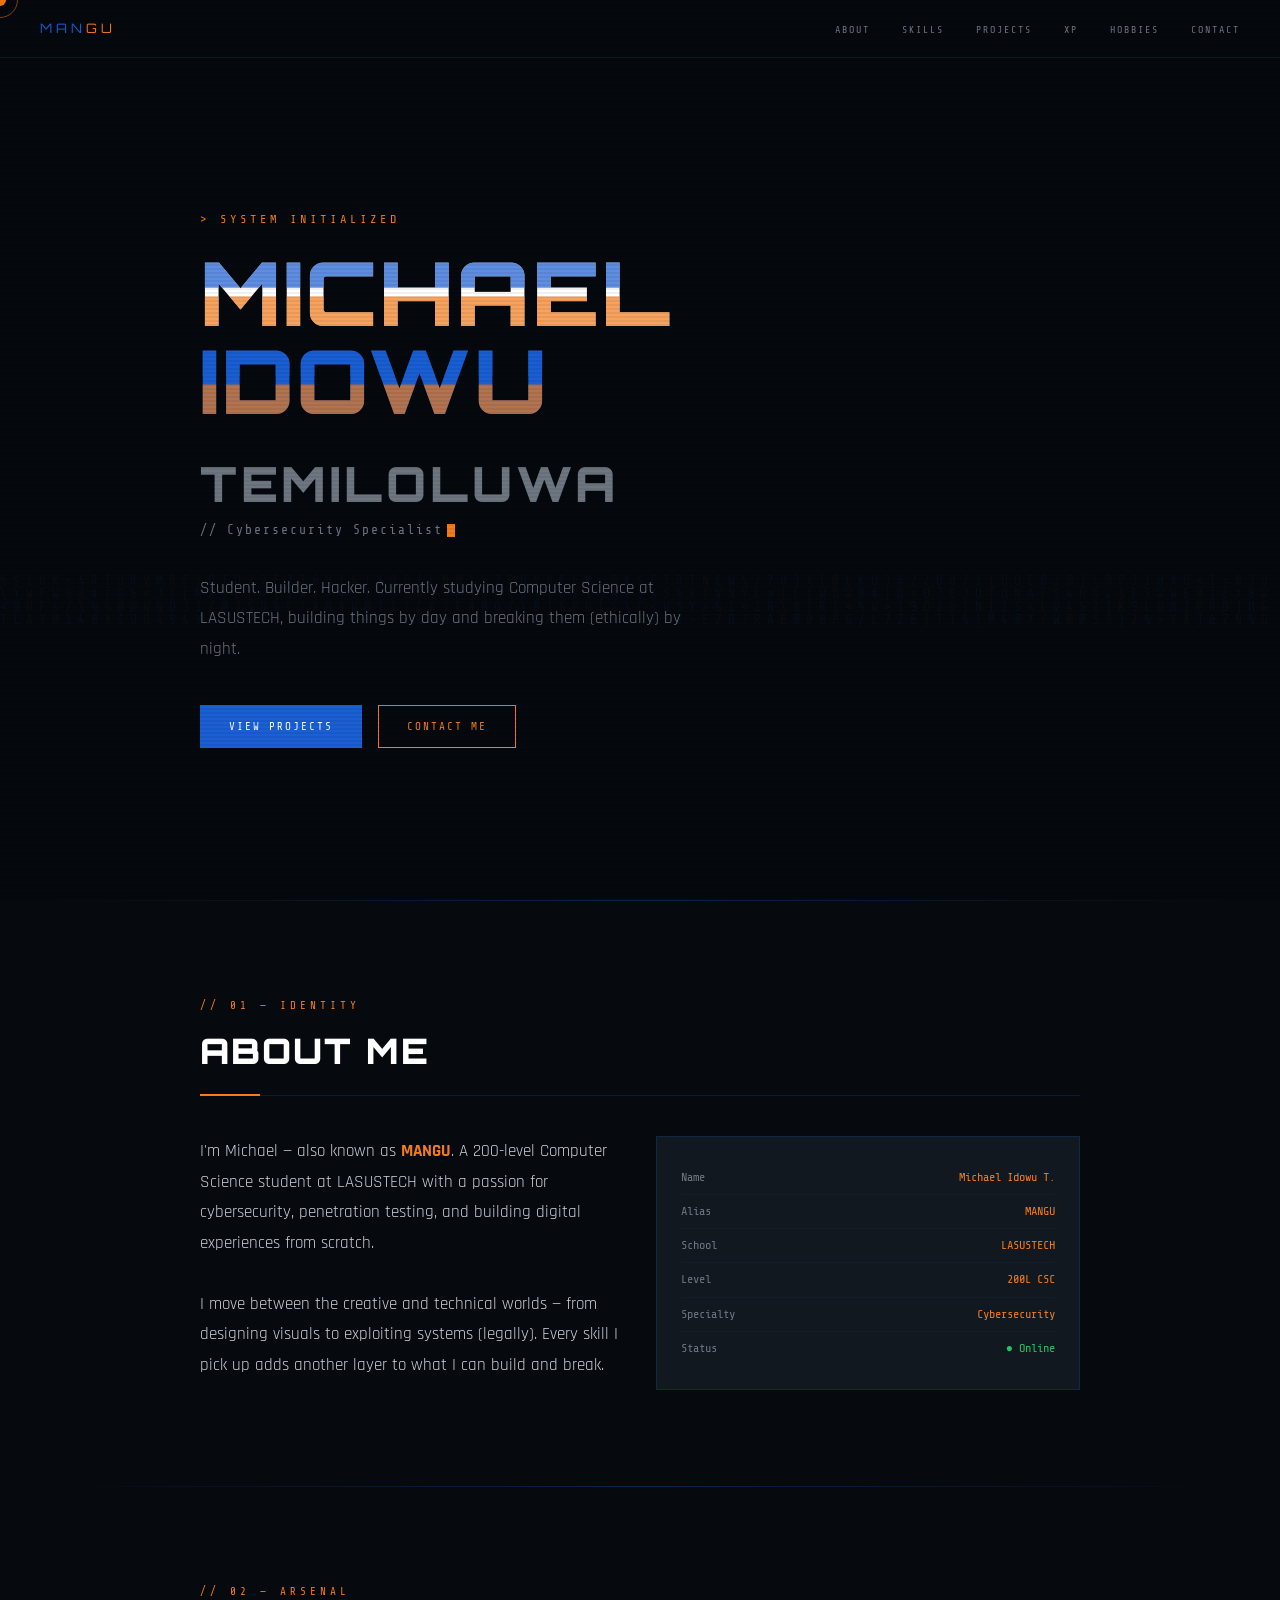
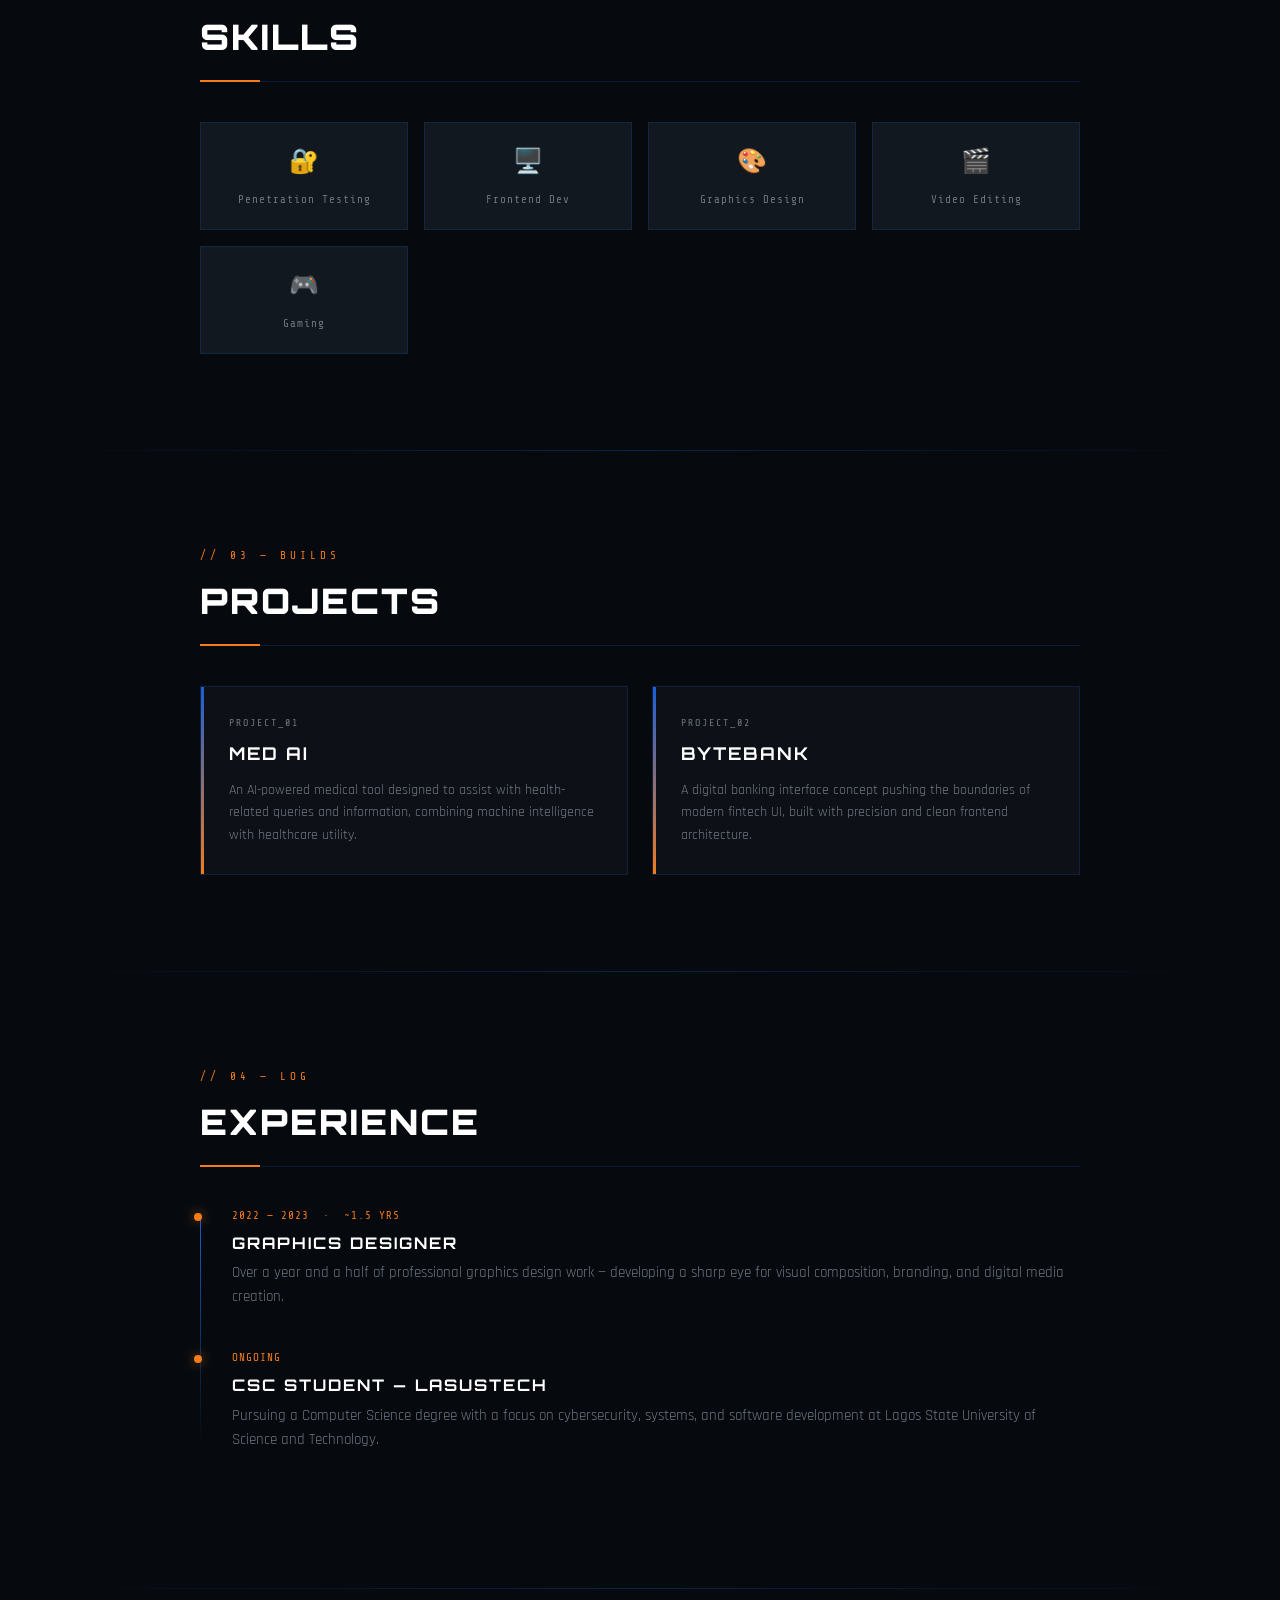
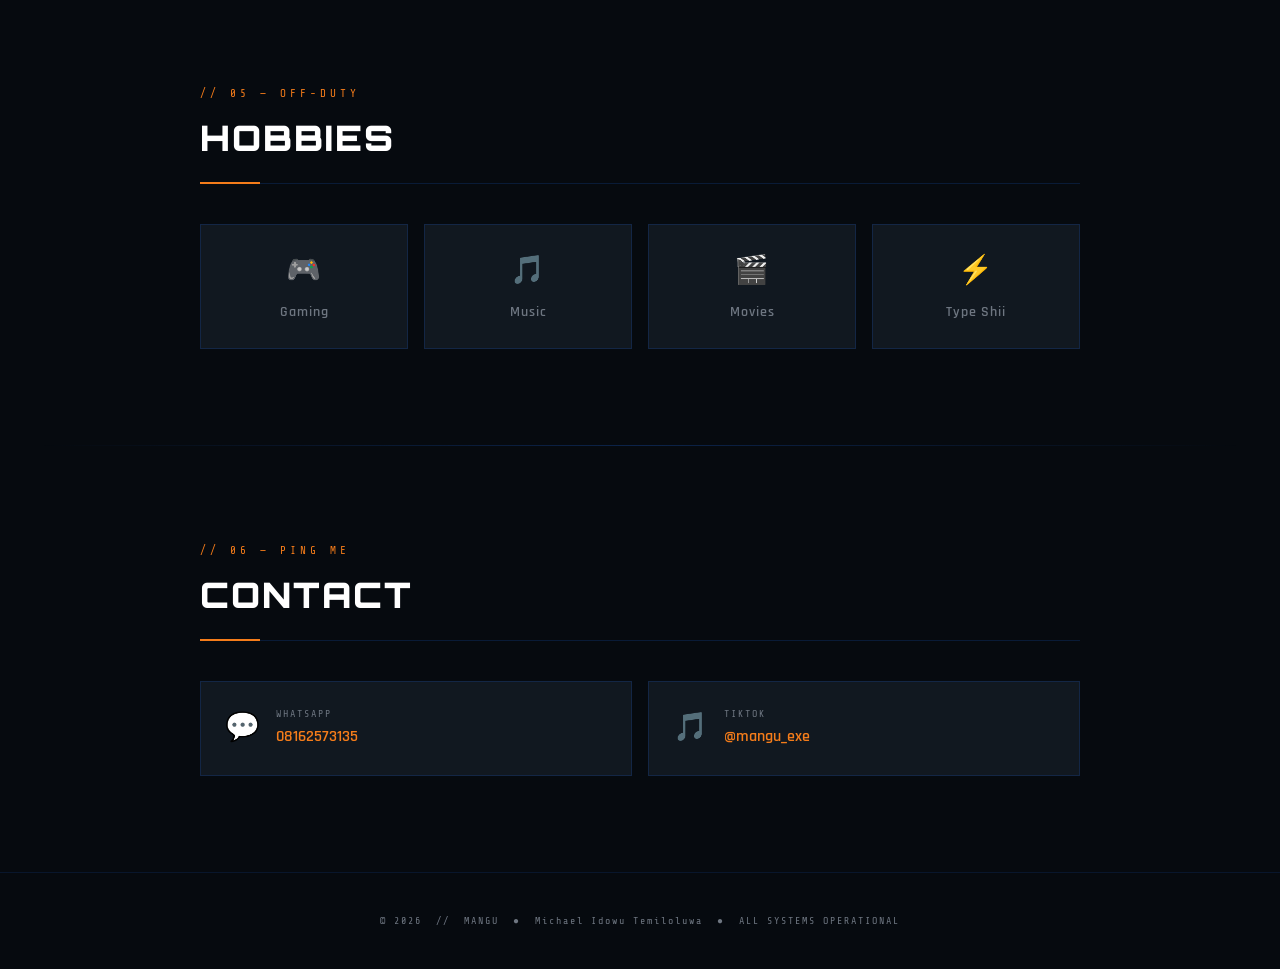
<file: index.html>
<!DOCTYPE html>
<html lang="en">
<head>
<meta charset="UTF-8"/>
<meta name="viewport" content="width=device-width,initial-scale=1"/>
<title>MANGU // Portfolio</title>
<link href="https://fonts.googleapis.com/css2?family=Share+Tech+Mono&family=Orbitron:wght@700;900&family=Rajdhani:wght@400;500;600;700&display=swap" rel="stylesheet"/>
<style>
*,*::before,*::after{box-sizing:border-box;margin:0;padding:0}
:root{
  --bg:#060a0f;--surface:#0d1117;--surface2:#111820;
  --blue:#1a5fd4;--orange:#f47c1a;
  --bdim:rgba(26,95,212,0.18);--odim:rgba(244,124,26,0.12);
  --text:#c9d1d9;--dim:#6e7681;
  --mono:'Share Tech Mono',monospace;--head:'Orbitron',sans-serif;--body:'Rajdhani',sans-serif;
}
html{scroll-behavior:smooth}
body{background:var(--bg);color:var(--text);font-family:var(--body);font-size:16px;line-height:1.6;min-height:100vh;overflow-x:hidden;cursor:none}

/* CUSTOM CURSOR */
#cursor{position:fixed;width:12px;height:12px;border-radius:50%;background:var(--orange);pointer-events:none;z-index:99999;transform:translate(-50%,-50%);transition:transform .1s,opacity .2s;mix-blend-mode:difference}
#cursor-ring{position:fixed;width:36px;height:36px;border-radius:50%;border:1px solid rgba(244,124,26,0.5);pointer-events:none;z-index:99998;transform:translate(-50%,-50%);transition:width .2s,height .2s,border-color .2s}

/* MATRIX CANVAS */
#matrix-bg{position:fixed;inset:0;z-index:0;opacity:0.07}

/* SCANLINES */
body::before{content:'';position:fixed;inset:0;background:repeating-linear-gradient(0deg,transparent,transparent 2px,rgba(0,0,0,0.06) 2px,rgba(0,0,0,0.06) 4px);pointer-events:none;z-index:9998}

/* PARTICLES */
#particles{position:fixed;inset:0;z-index:1;pointer-events:none;overflow:hidden}
.particle{position:absolute;border-radius:50%;animation:float-up linear infinite;opacity:0}
@keyframes float-up{0%{transform:translateY(100vh) scale(0);opacity:0}10%{opacity:1}90%{opacity:.4}100%{transform:translateY(-10vh) scale(1);opacity:0}}

/* NAV */
nav{position:fixed;top:0;left:0;right:0;z-index:100;background:rgba(6,10,15,0.88);backdrop-filter:blur(16px);border-bottom:1px solid rgba(26,95,212,0.2);padding:0 2.5rem;display:flex;align-items:center;justify-content:space-between;height:58px}
.nav-logo{font-family:var(--head);font-size:13px;color:var(--blue);letter-spacing:4px;text-transform:uppercase}
.nav-logo span{color:var(--orange)}
.nav-links{display:flex;gap:2rem;list-style:none}
.nav-links a{font-family:var(--mono);font-size:10px;color:var(--dim);text-decoration:none;letter-spacing:2px;text-transform:uppercase;transition:color .2s;position:relative}
.nav-links a::after{content:'';position:absolute;bottom:-4px;left:0;width:0;height:1px;background:var(--orange);transition:width .25s}
.nav-links a:hover{color:var(--orange)}
.nav-links a:hover::after{width:100%}

/* MAIN WRAPPER */
main{position:relative;z-index:10}

/* SECTIONS */
section{padding:6rem 2.5rem;max-width:960px;margin:0 auto}
.fade-in{opacity:0;transform:translateY(40px);transition:opacity .7s cubic-bezier(.2,.8,.2,1),transform .7s cubic-bezier(.2,.8,.2,1)}
.fade-in.visible{opacity:1;transform:translateY(0)}

/* HERO */
#hero{min-height:100vh;display:flex;flex-direction:column;justify-content:center;padding-top:58px;max-width:960px;margin:0 auto;padding-left:2.5rem;padding-right:2.5rem;position:relative}
.hero-tag{font-family:var(--mono);font-size:12px;color:var(--orange);letter-spacing:4px;text-transform:uppercase;margin-bottom:1.2rem;opacity:0;animation:fadeSlide .6s .3s forwards}
.hero-tag::before{content:'> '}
@keyframes fadeSlide{from{opacity:0;transform:translateY(20px)}to{opacity:1;transform:translateY(0)}}

/* GLITCH */
.hero-name{font-family:var(--head);font-size:clamp(3rem,8vw,5.5rem);font-weight:900;line-height:1;color:#fff;text-transform:uppercase;letter-spacing:2px;margin-bottom:.5rem;position:relative;opacity:0;animation:fadeSlide .6s .5s forwards}
.hero-name .accent{color:var(--blue)}
.glitch{position:relative;display:inline-block}
.glitch::before,.glitch::after{content:attr(data-text);position:absolute;inset:0;opacity:.7}
.glitch::before{color:var(--blue);animation:glitch1 3.5s infinite;clip-path:polygon(0 0,100% 0,100% 45%,0 45%)}
.glitch::after{color:var(--orange);animation:glitch2 3.5s infinite;clip-path:polygon(0 55%,100% 55%,100% 100%,0 100%)}
@keyframes glitch1{0%,94%,100%{transform:translate(0)}95%{transform:translate(-3px,1px)}97%{transform:translate(3px,-1px)}}
@keyframes glitch2{0%,94%,100%{transform:translate(0)}95%{transform:translate(3px,2px)}97%{transform:translate(-2px,-1px)}}

.hero-role{font-family:var(--mono);font-size:13px;color:var(--dim);letter-spacing:2px;margin-bottom:2rem;opacity:0;animation:fadeSlide .6s .7s forwards}
.cursor-blink{display:inline-block;width:8px;height:13px;background:var(--orange);animation:blink 1s step-end infinite;vertical-align:middle;margin-left:4px}
@keyframes blink{0%,100%{opacity:1}50%{opacity:0}}
.hero-bio{max-width:500px;font-size:17px;color:var(--dim);margin-bottom:2.5rem;line-height:1.8;opacity:0;animation:fadeSlide .6s .9s forwards}
.hero-cta{display:flex;gap:1rem;flex-wrap:wrap;opacity:0;animation:fadeSlide .6s 1.1s forwards}

/* BUTTONS */
.btn{font-family:var(--mono);font-size:11px;letter-spacing:2px;text-transform:uppercase;padding:12px 28px;border:1px solid;text-decoration:none;cursor:none;transition:all .2s;display:inline-block;position:relative;overflow:hidden}
.btn::before{content:'';position:absolute;inset:0;transform:translateX(-100%);transition:transform .3s}
.btn:hover::before{transform:translateX(0)}
.btn-primary{background:var(--blue);border-color:var(--blue);color:#fff}
.btn-primary::before{background:rgba(255,255,255,0.1)}
.btn-primary:hover{transform:translateY(-2px);box-shadow:0 8px 24px rgba(26,95,212,0.4)}
.btn-secondary{background:transparent;border-color:var(--orange);color:var(--orange)}
.btn-secondary::before{background:var(--orange)}
.btn-secondary:hover{color:#000;transform:translateY(-2px)}

/* SECTION HEADER */
.sec-label{font-family:var(--mono);font-size:11px;color:var(--orange);letter-spacing:4px;text-transform:uppercase;margin-bottom:.5rem}
.sec-title{font-family:var(--head);font-size:clamp(1.6rem,4vw,2.2rem);font-weight:900;color:#fff;text-transform:uppercase;letter-spacing:2px;margin-bottom:2.5rem;padding-bottom:1rem;border-bottom:1px solid rgba(26,95,212,0.2);position:relative}
.sec-title::after{content:'';position:absolute;bottom:-1px;left:0;width:60px;height:2px;background:var(--orange)}

/* ABOUT */
.about-grid{display:grid;grid-template-columns:1fr 1fr;gap:2rem;align-items:start}
.about-text{font-size:17px;line-height:1.8;color:var(--text)}
.about-card{background:var(--surface2);border:1px solid rgba(26,95,212,0.2);padding:1.5rem;font-family:var(--mono);font-size:12px}
.about-card .row{display:flex;justify-content:space-between;padding:7px 0;border-bottom:1px solid rgba(26,95,212,0.07);color:var(--dim);transition:all .2s}
.about-card .row:last-child{border-bottom:none}
.about-card .row:hover{color:var(--text);background:rgba(26,95,212,0.04);padding-left:8px}
.about-card .row span:last-child{color:var(--orange)}

/* SKILLS */
.skills-grid{display:grid;grid-template-columns:repeat(auto-fill,minmax(170px,1fr));gap:1rem}
.skill-card{background:var(--surface2);border:1px solid rgba(26,95,212,0.2);padding:1.25rem 1rem;text-align:center;font-family:var(--mono);font-size:11px;letter-spacing:1px;color:var(--dim);transition:all .25s;cursor:none;position:relative;overflow:hidden}
.skill-card::before{content:'';position:absolute;inset:0;background:radial-gradient(circle at center,rgba(244,124,26,0.08),transparent 70%);opacity:0;transition:opacity .3s}
.skill-card:hover{border-color:var(--orange);color:var(--orange);transform:translateY(-4px);box-shadow:0 12px 32px rgba(244,124,26,0.15)}
.skill-card:hover::before{opacity:1}
.skill-icon{font-size:24px;margin-bottom:10px;display:block;transition:transform .3s}
.skill-card:hover .skill-icon{transform:scale(1.2) rotate(-5deg)}
.skill-card a{color:inherit;text-decoration:none;display:block}

/* PROJECTS */
.projects-grid{display:grid;grid-template-columns:1fr 1fr;gap:1.5rem}
.project-card{display:block;background:var(--surface);border:1px solid rgba(26,95,212,0.2);padding:1.75rem;transition:all .3s;position:relative;overflow:hidden;cursor:none;transform-style:preserve-3d;color:inherit;text-decoration:none}
.project-card::before{content:'';position:absolute;top:0;left:0;width:3px;height:100%;background:linear-gradient(to bottom,var(--blue),var(--orange));transition:width .3s}
.project-card::after{content:'';position:absolute;inset:0;background:radial-gradient(circle at var(--mx,50%) var(--my,50%),rgba(26,95,212,0.1),transparent 60%);opacity:0;transition:opacity .3s}
.project-card:hover{border-color:rgba(26,95,212,0.6);transform:translateY(-6px) rotateX(2deg);box-shadow:0 20px 48px rgba(26,95,212,0.2)}
.project-card:hover::after{opacity:1}
.project-num{font-family:var(--mono);font-size:10px;color:var(--dim);margin-bottom:.5rem;letter-spacing:2px}
.project-name{font-family:var(--head);font-size:1.1rem;font-weight:700;color:#fff;text-transform:uppercase;letter-spacing:2px;margin-bottom:.75rem}
.project-name a{color:inherit;text-decoration:none}
.project-desc{font-size:14px;color:var(--dim);line-height:1.6}

/* EXPERIENCE */
.timeline{position:relative;padding-left:2rem}
.timeline::before{content:'';position:absolute;left:0;top:8px;bottom:8px;width:1px;background:linear-gradient(to bottom,var(--blue),transparent)}
.exp-item{position:relative;margin-bottom:2.5rem}
.exp-item::before{content:'';position:absolute;left:-2.4rem;top:6px;width:8px;height:8px;border-radius:50%;background:var(--orange);box-shadow:0 0 12px rgba(244,124,26,0.6)}
.exp-date{font-family:var(--mono);font-size:11px;color:var(--orange);letter-spacing:1px;margin-bottom:.4rem}
.exp-role{font-family:var(--head);font-size:1rem;font-weight:700;color:#fff;text-transform:uppercase;letter-spacing:2px;margin-bottom:.3rem}
.exp-desc{font-size:15px;color:var(--dim)}

/* HOBBIES */
.hobbies-grid{display:grid;grid-template-columns:repeat(4,1fr);gap:1rem}
.hobby-card{background:var(--surface2);border:1px solid rgba(26,95,212,0.2);padding:1.5rem 1rem;text-align:center;font-family:var(--body);font-size:14px;font-weight:600;color:var(--dim);letter-spacing:1px;transition:all .3s;cursor:none;position:relative;overflow:hidden}
.hobby-card::after{content:'';position:absolute;bottom:0;left:0;right:0;height:2px;background:var(--blue);transform:scaleX(0);transition:transform .3s}
.hobby-card:hover{border-color:var(--blue);color:var(--blue);transform:translateY(-4px);box-shadow:0 8px 24px rgba(26,95,212,0.2)}
.hobby-card:hover::after{transform:scaleX(1)}
.hobby-icon{font-size:28px;margin-bottom:8px;display:block;transition:transform .3s}
.hobby-card:hover .hobby-icon{transform:scale(1.2)}
.hobby-card a{color:inherit;text-decoration:none;display:block}

/* CONTACT */
.contact-grid{display:grid;grid-template-columns:1fr 1fr;gap:1rem}
.contact-item{background:var(--surface2);border:1px solid rgba(26,95,212,0.2);padding:1.5rem;display:flex;align-items:center;gap:1rem;text-decoration:none;transition:all .3s;cursor:none;position:relative;overflow:hidden}
.contact-item::before{content:'';position:absolute;inset:0;background:linear-gradient(135deg,rgba(244,124,26,0.06),transparent);opacity:0;transition:opacity .3s}
.contact-item:hover{border-color:var(--orange);transform:translateY(-3px);box-shadow:0 10px 28px rgba(244,124,26,0.15)}
.contact-item:hover::before{opacity:1}
.contact-label{font-family:var(--mono);font-size:10px;color:var(--dim);letter-spacing:2px;text-transform:uppercase;display:block;margin-bottom:2px}
.contact-value{font-family:var(--body);font-size:16px;font-weight:600;color:var(--orange);display:block}

/* DIVIDER */
.divider{height:1px;background:linear-gradient(to right,transparent,rgba(26,95,212,0.3),transparent);margin:0 2.5rem}

/* FOOTER */
footer{text-align:center;padding:2.5rem;font-family:var(--mono);font-size:10px;color:var(--dim);border-top:1px solid rgba(26,95,212,0.15);letter-spacing:2px;position:relative;z-index:10}

@media(max-width:640px){
  .about-grid,.projects-grid,.contact-grid{grid-template-columns:1fr}
  .hobbies-grid{grid-template-columns:repeat(2,1fr)}
  .timeline{padding-left:1.5rem}
  .nav-links{display:none}
}
</style>
</head>
<body>

<div id="cursor"></div>
<div id="cursor-ring"></div>
<canvas id="matrix-bg"></canvas>
<div id="particles"></div>

<nav>
  <div class="nav-logo">MAN<span>GU</span></div>
  <ul class="nav-links">
    <li><a href="#about">About</a></li>
    <li><a href="#skills">Skills</a></li>
    <li><a href="#projects">Projects</a></li>
    <li><a href="#experience">XP</a></li>
    <li><a href="#hobbies">Hobbies</a></li>
    <li><a href="#contact">Contact</a></li>
  </ul>
</nav>

<main>

<!-- HERO -->
<div id="hero">
  <p class="hero-tag">System initialized</p>
  <h1 class="hero-name">
    <span class="glitch" data-text="MICHAEL">MICHAEL</span><br>
    <span class="accent glitch" data-text="IDOWU">IDOWU</span><br>
    <span style="font-size:0.55em;letter-spacing:4px;color:var(--dim)">TEMILOLUWA</span>
  </h1>
  <p class="hero-role">// <span id="typed-role"></span><span class="cursor-blink"></span></p>
  <p class="hero-bio">Student. Builder. Hacker. Currently studying Computer Science at LASUSTECH, building things by day and breaking them (ethically) by night.</p>
  <div class="hero-cta">
    <a href="#projects" class="btn btn-primary">View Projects</a>
    <a href="#contact" class="btn btn-secondary">Contact Me</a>
  </div>
</div>

<div class="divider"></div>

<!-- ABOUT -->
<section id="about" class="fade-in">
  <p class="sec-label">// 01 — Identity</p>
  <h2 class="sec-title">About Me</h2>
  <div class="about-grid">
    <div class="about-text">
      <p>I'm Michael — also known as <strong style="color:var(--orange)">MANGU</strong>. A 200-level Computer Science student at LASUSTECH with a passion for cybersecurity, penetration testing, and building digital experiences from scratch.</p>
      <br/>
      <p>I move between the creative and technical worlds — from designing visuals to exploiting systems (legally). Every skill I pick up adds another layer to what I can build and break.</p>
    </div>
    <div class="about-card">
      <div class="row"><span>Name</span><span>Michael Idowu T.</span></div>
      <div class="row"><span>Alias</span><span>MANGU</span></div>
      <div class="row"><span>School</span><span>LASUSTECH</span></div>
      <div class="row"><span>Level</span><span>200L CSC</span></div>
      <div class="row"><span>Specialty</span><span>Cybersecurity</span></div>
      <div class="row"><span>Status</span><span style="color:#22c55e">● Online</span></div>
    </div>
  </div>
</section>

<div class="divider"></div>

<!-- SKILLS -->
<section id="skills" class="fade-in">
  <p class="sec-label">// 02 — Arsenal</p>
  <h2 class="sec-title">Skills</h2>
  <div class="skills-grid">
    <div class="skill-card"><span class="skill-icon"><a href="pentest-portfolio.html" target="_blank">🔐</span>Penetration Testing</a></div>
    <div class="skill-card"><span class="skill-icon"><a href="https://example.com" target="_blank">🖥️</span>Frontend Dev</a></div>
    <div class="skill-card"><span class="skill-icon"><a href="https://example.com" target="_blank">🎨</span>Graphics Design</a></div>
    <div class="skill-card"><span class="skill-icon"><a href="https://example.com" target="_blank">🎬</span>Video Editing</a></div>
    <div class="skill-card"><span class="skill-icon"><a href="Gaming_portifolio.html" target="_blank">🎮</span>Gaming</a></div>
  </div>
</section>

<div class="divider"></div>

<!-- PROJECTS -->
<section id="projects" class="fade-in">
  <p class="sec-label">// 03 — Builds</p>
  <h2 class="sec-title">Projects</h2>
  <div class="projects-grid">
    <a class="project-card" href="Med AI 2.html" target="_blank">
      <p class="project-num">PROJECT_01</p>
      <h3 class="project-name">Med AI</h3>
      <p class="project-desc">An AI-powered medical tool designed to assist with health-related queries and information, combining machine intelligence with healthcare utility.</p>
    </a>
    <div class="project-card">
      <p class="project-num">PROJECT_02</p>
      <h3 class="project-name"><a href="https://example.com" target="_blank">Bytebank</a></h3>
      <p class="project-desc">A digital banking interface concept pushing the boundaries of modern fintech UI, built with precision and clean frontend architecture.</p>
    </div>
  </div>
</section>

<div class="divider"></div>

<!-- EXPERIENCE -->
<section id="experience" class="fade-in">
  <p class="sec-label">// 04 — Log</p>
  <h2 class="sec-title">Experience</h2>
  <div class="timeline">
    <div class="exp-item">
      <p class="exp-date">2022 — 2023 &nbsp;·&nbsp; ~1.5 YRS</p>
      <p class="exp-role">Graphics Designer</p>
      <p class="exp-desc">Over a year and a half of professional graphics design work — developing a sharp eye for visual composition, branding, and digital media creation.</p>
    </div>
    <div class="exp-item">
      <p class="exp-date">ONGOING</p>
      <p class="exp-role">CSC Student — LASUSTECH</p>
      <p class="exp-desc">Pursuing a Computer Science degree with a focus on cybersecurity, systems, and software development at Lagos State University of Science and Technology.</p>
    </div>
  </div>
</section>

<div class="divider"></div>

<!-- HOBBIES -->
<section id="hobbies" class="fade-in">
  <p class="sec-label">// 05 — Off-Duty</p>
  <h2 class="sec-title">Hobbies</h2>
  <div class="hobbies-grid">
    <div class="hobby-card"><span class="hobby-icon">🎮</span><a href="Gaming_portifolio.html" target="_blank">Gaming</a></div>
    <div class="hobby-card"><span class="hobby-icon">🎵</span><a href="https://open.spotify.com/playlist/0V4DVypxACJs9ULamukpve?si=BeqgSd8RTb-f-IBC4ePjaw&pi=TZ4fCyi-TLWwD" target="_blank">Music</a></div>
    <div class="hobby-card"><span class="hobby-icon">🎬</span><a href="https://example.com" target="_blank">Movies</a></div>
    <div class="hobby-card"><span class="hobby-icon">⚡</span><a href="https://example.com" target="_blank">Type Shii</a></div>
  </div>
</section>

<div class="divider"></div>

<!-- CONTACT -->
<section id="contact" class="fade-in">
  <p class="sec-label">// 06 — Ping Me</p>
  <h2 class="sec-title">Contact</h2>
  <div class="contact-grid">
    <a class="contact-item" href="https://wa.me/2348162573135" target="_blank">
      <span style="font-size:28px">💬</span>
      <div>
        <span class="contact-label">WhatsApp</span>
        <span class="contact-value">08162573135</span>
      </div>
    </a>
    <a class="contact-item" href="https://www.tiktok.com/@mangu_exe" target="_blank">
      <span style="font-size:28px">🎵</span>
      <div>
        <span class="contact-label">TikTok</span>
        <span class="contact-value">@mangu_exe</span>
      </div>
    </a>
  </div>
</section>

</main>

<footer>© 2026 &nbsp;//&nbsp; MANGU &nbsp;●&nbsp; Michael Idowu Temiloluwa &nbsp;●&nbsp; ALL SYSTEMS OPERATIONAL</footer>

<script>
// --- CUSTOM CURSOR ---
const cur = document.getElementById('cursor');
const ring = document.getElementById('cursor-ring');
let mx = 0, my = 0, rx = 0, ry = 0;

document.addEventListener('mousemove', e => {
  mx = e.clientX; my = e.clientY;
  cur.style.left = mx + 'px';
  cur.style.top = my + 'px';
});

function animRing() {
  rx += (mx - rx) * 0.12;
  ry += (my - ry) * 0.12;
  ring.style.left = rx + 'px';
  ring.style.top = ry + 'px';
  requestAnimationFrame(animRing);
}
animRing();

document.querySelectorAll('a, .btn, .skill-card, .project-card, .hobby-card, .contact-item, .nav-links a').forEach(el => {
  el.addEventListener('mouseenter', () => {
    ring.style.width = '56px';
    ring.style.height = '56px';
    ring.style.borderColor = 'rgba(244,124,26,0.8)';
  });
  el.addEventListener('mouseleave', () => {
    ring.style.width = '36px';
    ring.style.height = '36px';
    ring.style.borderColor = 'rgba(244,124,26,0.5)';
  });
});

// --- MATRIX RAIN ---
const canvas = document.getElementById('matrix-bg');
const ctx = canvas.getContext('2d');

function resizeCanvas() {
  canvas.width = window.innerWidth;
  canvas.height = window.innerHeight;
}
resizeCanvas();
window.addEventListener('resize', resizeCanvas);

const chars = 'ABCDEFGHIJKLMNOPQRSTUVWXYZ0123456789@#$%&<>/\\[]{}';
const fontSize = 13;
let cols = Math.floor(canvas.width / fontSize);
let drops = Array(cols).fill(1);

function drawMatrix() {
  ctx.fillStyle = 'rgba(6,10,15,0.05)';
  ctx.fillRect(0, 0, canvas.width, canvas.height);
  ctx.font = fontSize + 'px Share Tech Mono';
  for (let i = 0; i < drops.length; i++) {
    const c = chars[Math.floor(Math.random() * chars.length)];
    ctx.fillStyle = Math.random() > 0.5 ? 'rgba(26,95,212,0.8)' : 'rgba(244,124,26,0.4)';
    ctx.fillText(c, i * fontSize, drops[i] * fontSize);
    if (drops[i] * fontSize > canvas.height && Math.random() > 0.975) drops[i] = 0;
    drops[i]++;
  }
}
setInterval(drawMatrix, 50);

// --- FLOATING PARTICLES ---
const pCont = document.getElementById('particles');
const pColors = ['rgba(26,95,212,0.6)', 'rgba(244,124,26,0.5)', 'rgba(26,95,212,0.3)'];

function spawnParticle() {
  const p = document.createElement('div');
  p.className = 'particle';
  const size = Math.random() * 4 + 1;
  const duration = 6 + Math.random() * 8;
  const delay = Math.random() * 4;
  p.style.cssText = `
    width:${size}px;height:${size}px;
    left:${Math.random() * 100}%;
    background:${pColors[Math.floor(Math.random() * pColors.length)]};
    animation-duration:${duration}s;
    animation-delay:${delay}s;
    box-shadow:0 0 ${size * 3}px currentColor;
  `;
  pCont.appendChild(p);
  setTimeout(() => p.remove(), (duration + delay) * 1000);
}

for (let i = 0; i < 30; i++) setTimeout(spawnParticle, i * 200);
setInterval(spawnParticle, 400);

// --- TYPEWRITER ---
const roles = [
  'Cybersecurity Specialist',
  'Penetration Tester',
  'Frontend Developer',
  'Graphics Designer',
  '200L CSC @ LASUSTECH'
];
let ri = 0, ci = 0, deleting = false;
const typed = document.getElementById('typed-role');

function typeWriter() {
  const current = roles[ri];
  if (!deleting) {
    typed.textContent = current.slice(0, ci + 1);
    ci++;
    if (ci === current.length) {
      deleting = true;
      setTimeout(typeWriter, 1800);
      return;
    }
  } else {
    typed.textContent = current.slice(0, ci - 1);
    ci--;
    if (ci === 0) {
      deleting = false;
      ri = (ri + 1) % roles.length;
    }
  }
  setTimeout(typeWriter, deleting ? 40 : 80);
}
typeWriter();

// --- SCROLL FADE IN ---
const observer = new IntersectionObserver(entries => {
  entries.forEach(e => {
    if (e.isIntersecting) e.target.classList.add('visible');
  });
}, { threshold: 0.1 });

document.querySelectorAll('.fade-in').forEach(el => observer.observe(el));

// --- 3D PROJECT CARD TILT ---
document.querySelectorAll('.project-card').forEach(card => {
  card.addEventListener('mousemove', e => {
    const r = card.getBoundingClientRect();
    const x = (e.clientX - r.left) / r.width;
    const y = (e.clientY - r.top) / r.height;
    card.style.transform = `translateY(-6px) rotateX(${(y - 0.5) * -8}deg) rotateY(${(x - 0.5) * 8}deg)`;
    card.style.setProperty('--mx', (x * 100) + '%');
    card.style.setProperty('--my', (y * 100) + '%');
  });
  card.addEventListener('mouseleave', () => {
    card.style.transform = '';
  });
});
</script>
</body>
</html>
</file>
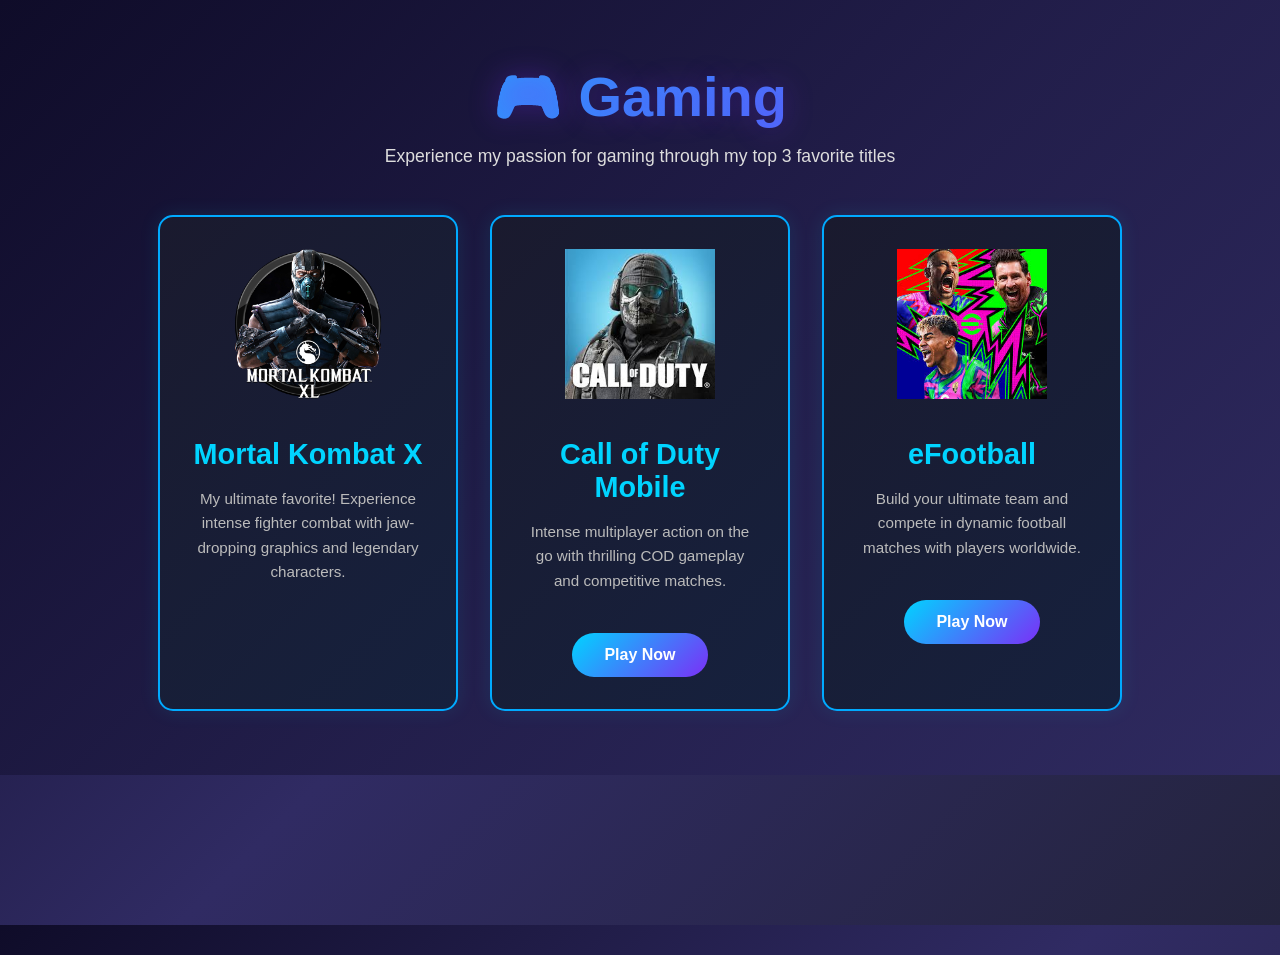
<file: Gaming_portifolio.html>
<!DOCTYPE html>
<html lang="en">
<head>
    <meta charset="UTF-8">
    <meta name="viewport" content="width=device-width, initial-scale=1.0">
    <title>Porfoli-Gaming</title>
    <style>
        * {
            margin: 0;
            padding: 0;
            box-sizing: border-box;
        }

        @keyframes fadeIn {
            from {
                opacity: 0;
                transform: translateY(30px);
            }
            to {
                opacity: 1;
                transform: translateY(0);
            }
        }

        @keyframes fadeInUp {
            from {
                opacity: 0;
                transform: translateY(50px);
            }
            to {
                opacity: 1;
                transform: translateY(0);
            }
        }

        body {
            background: linear-gradient(135deg, #0f0c29 0%, #302b63 50%, #24243e 100%);
            color: #fff;
            font-family: 'Segoe UI', Tahoma, Geneva, Verdana, sans-serif;
            min-height: 100vh;
        }

        .hero {
            text-align: center;
            padding: 4rem 2rem;
            background: linear-gradient(135deg, rgba(15, 12, 41, 0.9) 0%, rgba(48, 43, 99, 0.9) 100%);
            opacity: 0;
            transform: translateY(30px);
            transition: opacity 1s ease-out, transform 1s ease-out;
        }

        .hero.animate {
            opacity: 1;
            transform: translateY(0);
        }

        .hero h1 {
            font-size: 3.5rem;
            margin-bottom: 1rem;
            background: linear-gradient(135deg, #00d4ff, #7b2ff7);
            -webkit-background-clip: text;
            -webkit-text-fill-color: transparent;
            background-clip: text;
            text-shadow: 0 0 30px rgba(123, 47, 247, 0.3);
            opacity: 0;
            transform: translateY(50px);
            transition: opacity 1.2s ease-out 0.3s, transform 1.2s ease-out 0.3s;
        }

        .hero.animate h1 {
            opacity: 1;
            transform: translateY(0);
        }

        .hero > p {
            font-size: 1.1rem;
            margin-bottom: 3rem;
            color: #ddd;
            max-width: 600px;
            margin-left: auto;
            margin-right: auto;
            opacity: 0;
            transform: translateY(30px);
            transition: opacity 1s ease-out 0.6s, transform 1s ease-out 0.6s;
        }

        .hero.animate > p {
            opacity: 1;
            transform: translateY(0);
        }

        .games-container {
            display: flex;
            justify-content: center;
            gap: 2rem;
            flex-wrap: wrap;
            margin-top: 2rem;
            opacity: 0;
            transform: translateY(30px);
            transition: opacity 1s ease-out 0.9s, transform 1s ease-out 0.9s;
        }

        .hero.animate .games-container {
            opacity: 1;
            transform: translateY(0);
        }

        .game-card {
            background: linear-gradient(135deg, #1a1a2e 0%, #16213e 100%);
            border: 2px solid #00aaff;
            border-radius: 15px;
            padding: 2rem;
            width: 300px;
            text-align: center;
            transition: transform 0.2s ease-out, box-shadow 0.2s ease, border-color 0.2s ease, background 0.2s ease;
            cursor: pointer;
            box-shadow: 0 0 20px rgba(0, 212, 255, 0.1);
            opacity: 1;
            transform: translateY(0);
        }

        .hero.animate .game-card {
            opacity: 1;
        }

        .game-card:hover {
            transform: translateY(-10px) scale(1.03);
            box-shadow: 0 18px 45px rgba(123, 47, 247, 0.35);
            border-color: #7b2ff7;
            background: linear-gradient(135deg, #1a1a2e 0%, #2d2d44 100%);
            transition-delay: 0s;
        }

        .game-icon {
            font-size: 4rem;
            margin-bottom: 1.5rem;
        }

        .game-card h3 {
            font-size: 1.8rem;
            margin: 1rem 0;
            color: #00d4ff;
            transition: color 0.3s ease;
        }

        .game-card:hover h3 {
            color: #7b2ff7;
        }

        .game-card p {
            font-size: 0.95rem;
            color: #bbb;
            margin: 1rem 0;
            line-height: 1.6;
        }

        .game-card button {
            margin-top: 1.5rem;
            padding: 0.8rem 2rem;
            background: linear-gradient(135deg, #00d4ff, #7b2ff7);
            color: white;
            border: none;
            border-radius: 25px;
            font-size: 1rem;
            cursor: pointer;
            transition: all 0.3s ease;
            font-weight: bold;
            text-decoration: none;
        }

        .game-card button a {
            color: inherit;
            text-decoration: none;
            display: inline-block;
            width: 100%;
            height: 100%;
        }

        .game-card button:hover {
            transform: scale(1.1);
            box-shadow: 0 0 20px rgba(123, 47, 247, 0.6);
        }

        .description {
            padding: 2rem;
            max-width: 800px;
            margin: 0 auto;
            font-size: 1rem;
            line-height: 1.8;
            color: #ddd;
            opacity: 0;
            transform: translateY(30px);
            transition: opacity 1s ease-out 2s, transform 1s ease-out 2s;
        }

        .description.animate {
            opacity: 1;
            transform: translateY(0);
        }
    </style>
</head>
<body>
    <section class="hero">
        <h1>🎮 Gaming</h1>
        <p>Experience my passion for gaming through my top 3 favorite titles</p>
        
        <div class="games-container">
            <div class="game-card">
                <div class="game-icon">
                    <img src="mortal_kombat_xl_icon_by_andonovmarko_db2s3pr-375w-2x.png" alt="Mortal Kombat X Icon" width="150" height="150">
                </div>
                <h3>Mortal Kombat X</h3>
                <p>My ultimate favorite! Experience intense fighter combat with jaw-dropping graphics and legendary characters.</p>
            </div>
            <div class="game-card">
                <div class="game-icon">
                    <img src="call of duty.jpg" alt="Call of Duty Mobile Icon" width="150" height="150">
                </div>
                <h3>Call of Duty Mobile</h3>
                <p>Intense multiplayer action on the go with thrilling COD gameplay and competitive matches.</p>
                <button><a href="https://play.google.com/store/apps/details?id=com.activision.callofduty.shooter" target="_blank">Play Now</a></button>
            </div>
            <div class="game-card">
                <div class="game-icon">
                    <img src="Efootball.jpg" alt="eFootball Icon" width="150" height="150">
                </div>
                <h3>eFootball</h3>
                <p>Build your ultimate team and compete in dynamic football matches with players worldwide.</p>
                <button><a href="https://play.google.com/store/apps/details?id=jp.konami.pesam" target="_blank">Play Now</a></button>
            </div>
        </div>
    </section>

    <section class="description">
        <p>This section is about my gaming experiences and preferences. I have been an avid gamer for many years, enjoying a wide range of genres from action-adventure to strategy games. Gaming has not only been a source of entertainment but also a way to connect with friends and explore new worlds.</p>
    </section>

    <script>
        // Trigger fade-in animations on page load
        window.addEventListener('load', function() {
            // Add animate class to hero section
            const hero = document.querySelector('.hero');
            const description = document.querySelector('.description');
            
            // Trigger hero animations
            setTimeout(() => {
                hero.classList.add('animate');
            }, 100);
            
            // Trigger description animation
            setTimeout(() => {
                description.classList.add('animate');
            }, 2000);
        });
    </script>
</body>
</html>
</file>
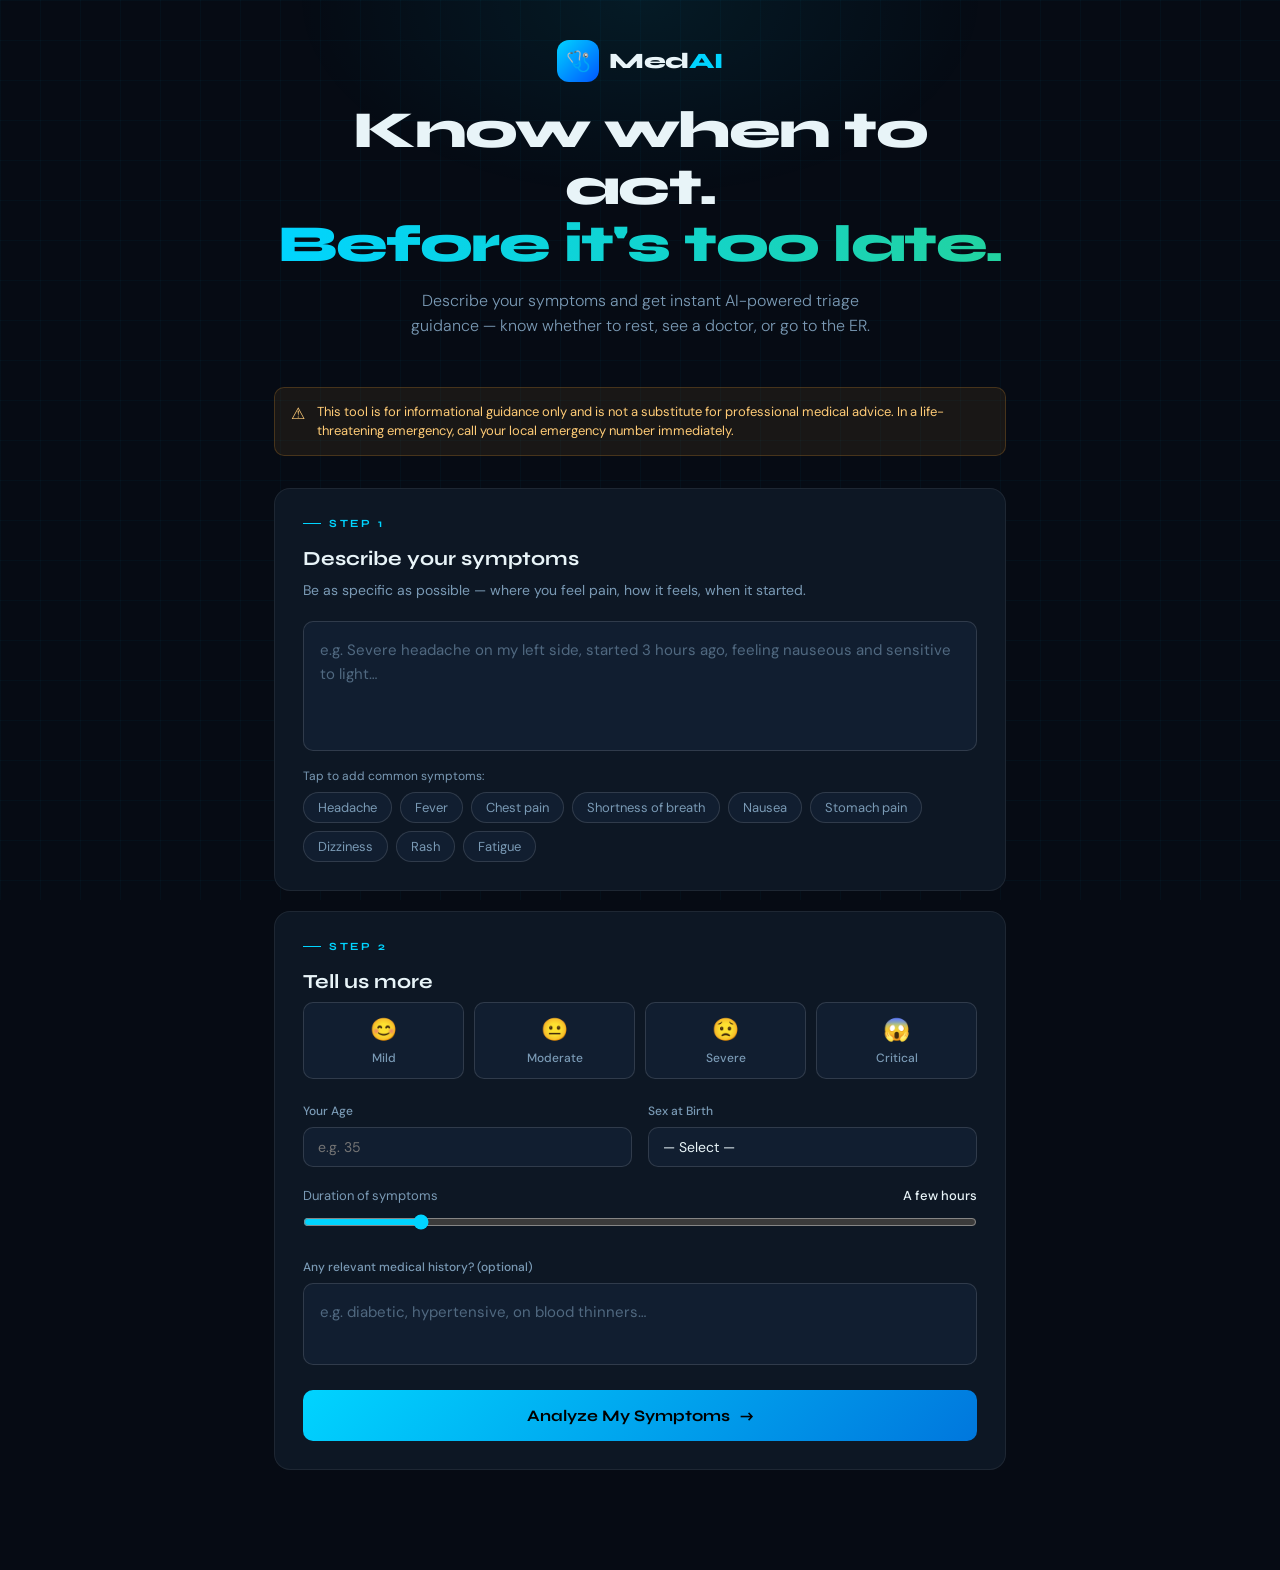
<file: Med AI 2.html>
<!DOCTYPE html>
<html lang="en">

<head>
  <meta charset="UTF-8" />
  <meta name="viewport" content="width=device-width, initial-scale=1.0" />
  <title>MedAI Triage</title>
  <link href="https://fonts.googleapis.com/css2?family=Syne:wght@400;500;600;700;800&family=DM+Sans:wght@300;400;500&display=swap" rel="stylesheet" />
  <style>

    *, *::before, *::after { box-sizing: border-box; margin: 0; padding: 0; }

    :root {
      --bg:        #060b14;
      --surface:   #0d1724;
      --surface2:  #111e30;
      --border:    rgba(255,255,255,0.07);
      --border2:   rgba(255,255,255,0.13);
      --accent:    #00d4ff;
      --text:      #e8f4f8;
      --muted:     #7a9ab5;
      --danger:    #ff4d6d;
      --warning:   #ffaa33;
      --safe:      #22d3a0;
      --radius:    16px;
      --radius-sm: 10px;
    }

    body {
      font-family: 'DM Sans', sans-serif;
      background: var(--bg);
      color: var(--text);
      min-height: 100vh;
      overflow-x: hidden;
    }

    body::before {
      content: '';
      position: fixed;
      inset: 0;
      background-image:
        linear-gradient(rgba(0,212,255,0.03) 1px, transparent 1px),
        linear-gradient(90deg, rgba(0,212,255,0.03) 1px, transparent 1px);
      background-size: 40px 40px;
      pointer-events: none;
      z-index: 0;
    }

    body::after {
      content: '';
      position: fixed;
      top: -200px;
      left: 50%;
      transform: translateX(-50%);
      width: 700px;
      height: 400px;
      background: radial-gradient(ellipse at center, rgba(0,212,255,0.08) 0%, transparent 70%);
      pointer-events: none;
      z-index: 0;
    }

    .app {
      position: relative;
      z-index: 1;
      max-width: 780px;
      margin: 0 auto;
      padding: 40px 24px 80px;
    }

    .header { text-align: center; margin-bottom: 48px; }

    .logo-mark { display: inline-flex; align-items: center; gap: 10px; margin-bottom: 20px; }

    .logo-icon {
      width: 42px; height: 42px; border-radius: 12px;
      background: linear-gradient(135deg, #00d4ff, #0055ff);
      display: flex; align-items: center; justify-content: center; font-size: 20px;
    }

    .logo-text { font-family: 'Syne', sans-serif; font-size: 22px; font-weight: 800; letter-spacing: -0.5px; }
    .logo-text span { color: var(--accent); }

    h1 {
      font-family: 'Syne', sans-serif;
      font-size: clamp(32px, 6vw, 52px);
      font-weight: 800; line-height: 1.1; letter-spacing: -1.5px; margin-bottom: 14px;
    }

    h1 em {
      font-style: normal;
      background: linear-gradient(90deg, #00d4ff, #22d3a0);
      -webkit-background-clip: text; -webkit-text-fill-color: transparent; background-clip: text;
    }

    .subtitle { font-size: 16px; color: var(--muted); font-weight: 300; line-height: 1.6; max-width: 480px; margin: 0 auto; }

    .disclaimer {
      display: flex; gap: 12px; align-items: flex-start;
      background: rgba(255,170,51,0.08); border: 1px solid rgba(255,170,51,0.2);
      border-radius: var(--radius-sm); padding: 14px 16px;
      margin-bottom: 32px; font-size: 13px; color: #ffcc77; line-height: 1.5;
    }

    .card {
      background: var(--surface); border: 1px solid var(--border);
      border-radius: var(--radius); padding: 28px; margin-bottom: 20px;
      transition: border-color 0.2s;
    }
    .card:hover { border-color: var(--border2); }

    .section-label {
      font-family: 'Syne', sans-serif; font-size: 11px; font-weight: 700;
      letter-spacing: 2.5px; text-transform: uppercase; color: var(--accent);
      margin-bottom: 16px; display: flex; align-items: center; gap: 8px;
    }
    .section-label::before { content: ''; display: block; width: 18px; height: 1px; background: var(--accent); }

    .card h2 { font-family: 'Syne', sans-serif; font-size: 20px; font-weight: 700; margin-bottom: 8px; }
    .card > p { font-size: 14px; color: var(--muted); margin-bottom: 20px; line-height: 1.6; }

    textarea {
      width: 100%; background: var(--surface2); border: 1px solid var(--border2);
      border-radius: var(--radius-sm); color: var(--text);
      font-family: 'DM Sans', sans-serif; font-size: 15px;
      padding: 16px; resize: none; outline: none; line-height: 1.6;
      transition: border-color 0.2s, box-shadow 0.2s; min-height: 110px;
    }
    textarea::placeholder { color: var(--muted); opacity: 0.6; }
    textarea:focus { border-color: var(--accent); box-shadow: 0 0 0 3px rgba(0,212,255,0.08); }

    .quick-label { font-size: 12px; color: var(--muted); margin-top: 12px; margin-bottom: 8px; }

    .chips { display: flex; flex-wrap: wrap; gap: 8px; }
    .chip {
      background: var(--surface2); border: 1px solid var(--border2);
      border-radius: 50px; padding: 6px 14px; font-size: 13px;
      color: var(--muted); cursor: pointer; transition: all 0.15s; user-select: none;
    }
    .chip:hover { border-color: var(--accent); color: var(--accent); background: rgba(0,212,255,0.06); }

    .info-row { display: grid; grid-template-columns: 1fr 1fr; gap: 16px; margin-bottom: 20px; }
    @media (max-width: 520px) { .info-row { grid-template-columns: 1fr; } }

    .info-group label { display: block; font-size: 12px; color: var(--muted); margin-bottom: 8px; font-weight: 500; }

    select, input[type="number"] {
      width: 100%; background: var(--surface2); border: 1px solid var(--border2);
      border-radius: var(--radius-sm); color: var(--text);
      font-family: 'DM Sans', sans-serif; font-size: 14px;
      padding: 10px 14px; outline: none; appearance: none; transition: border-color 0.2s;
    }
    select:focus, input[type="number"]:focus { border-color: var(--accent); }
    select option { background: #0d1724; }

    .duration-row { margin-bottom: 24px; }
    .duration-row label { display: flex; justify-content: space-between; font-size: 13px; color: var(--muted); margin-bottom: 10px; }
    .duration-row label span { color: var(--text); font-weight: 500; }
    input[type="range"] { width: 100%; accent-color: var(--accent); cursor: pointer; }

    .severity-grid { display: grid; grid-template-columns: repeat(4, 1fr); gap: 10px; margin-bottom: 24px; }
    @media (max-width: 480px) { .severity-grid { grid-template-columns: repeat(2, 1fr); } }

    .sev-btn {
      background: var(--surface2); border: 1px solid var(--border2);
      border-radius: var(--radius-sm); padding: 12px 8px;
      cursor: pointer; transition: all 0.15s;
      display: flex; flex-direction: column; gap: 6px; align-items: center; user-select: none;
    }
    .sev-btn .sev-icon  { font-size: 22px; }
    .sev-btn .sev-label { font-size: 12px; color: var(--muted); font-weight: 500; }

    .sev-btn.active-1 { border-color: var(--safe);    background: rgba(34,211,160,0.08); }
    .sev-btn.active-1 .sev-label { color: var(--safe); }
    .sev-btn.active-2 { border-color: #88dd44;         background: rgba(136,221,68,0.08); }
    .sev-btn.active-2 .sev-label { color: #88dd44; }
    .sev-btn.active-3 { border-color: var(--warning);  background: rgba(255,170,51,0.08); }
    .sev-btn.active-3 .sev-label { color: var(--warning); }
    .sev-btn.active-4 { border-color: var(--danger);   background: rgba(255,77,109,0.08); }
    .sev-btn.active-4 .sev-label { color: var(--danger); }

    .analyze-btn {
      width: 100%; background: linear-gradient(135deg, #00d4ff, #0077dd);
      border: none; border-radius: var(--radius-sm); color: #000;
      font-family: 'Syne', sans-serif; font-size: 16px; font-weight: 700;
      padding: 16px; cursor: pointer; transition: all 0.2s;
      display: flex; align-items: center; justify-content: center; gap: 10px;
    }
    .analyze-btn:hover:not(:disabled) { transform: translateY(-2px); box-shadow: 0 8px 24px rgba(0,212,255,0.25); }
    .analyze-btn:disabled { opacity: 0.5; cursor: not-allowed; transform: none; }

    .loading-section { display: none; text-align: center; padding: 48px 24px; }

    .pulse-ring {
      width: 72px; height: 72px; border-radius: 50%;
      border: 2px solid var(--accent); margin: 0 auto 24px;
      display: flex; align-items: center; justify-content: center;
      position: relative; animation: pulse-scale 1.5s ease-in-out infinite;
    }
    .pulse-ring::before { content: ''; position: absolute; inset: -8px; border-radius: 50%; border: 1px solid rgba(0,212,255,0.3); animation: pulse-expand 1.5s ease-in-out infinite; }
    .pulse-ring::after  { content: ''; position: absolute; inset: -16px; border-radius: 50%; border: 1px solid rgba(0,212,255,0.12); animation: pulse-expand 1.5s ease-in-out infinite 0.3s; }
    .pulse-inner { font-size: 28px; }

    @keyframes pulse-scale { 0%,100%{transform:scale(1)} 50%{transform:scale(1.05)} }
    @keyframes pulse-expand { 0%{opacity:1;transform:scale(1)} 100%{opacity:0;transform:scale(1.5)} }

    .loading-text { font-family: 'Syne', sans-serif; font-size: 18px; font-weight: 700; margin-bottom: 8px; }
    .loading-sub  { font-size: 14px; color: var(--muted); }

    .result-section { display: none; }

    .triage-banner {
      border-radius: var(--radius); padding: 24px 28px; margin-bottom: 20px;
      display: flex; align-items: flex-start; gap: 20px;
    }
    .triage-banner.home      { background: rgba(34,211,160,0.1);  border: 1px solid rgba(34,211,160,0.3); }
    .triage-banner.soon      { background: rgba(255,170,51,0.1);   border: 1px solid rgba(255,170,51,0.3); }
    .triage-banner.emergency { background: rgba(255,77,109,0.1);   border: 1px solid rgba(255,77,109,0.3); animation: danger-pulse 2s ease-in-out infinite; }

    @keyframes danger-pulse { 0%,100%{border-color:rgba(255,77,109,0.3)} 50%{border-color:rgba(255,77,109,0.7)} }

    .triage-icon  { font-size: 40px; flex-shrink: 0; }
    .triage-label { font-size: 11px; font-weight: 700; letter-spacing: 2px; text-transform: uppercase; margin-bottom: 4px; opacity: 0.7; }
    .triage-title { font-family: 'Syne', sans-serif; font-size: 22px; font-weight: 800; }
    .triage-banner.home      .triage-title { color: var(--safe); }
    .triage-banner.soon      .triage-title { color: var(--warning); }
    .triage-banner.emergency .triage-title { color: var(--danger); }

    .result-grid { display: grid; grid-template-columns: 1fr 1fr; gap: 16px; margin-bottom: 20px; }
    @media (max-width: 560px) { .result-grid { grid-template-columns: 1fr; } }

    .result-card { background: var(--surface); border: 1px solid var(--border); border-radius: var(--radius); padding: 20px; }
    .result-card h3 { font-family: 'Syne', sans-serif; font-size: 13px; font-weight: 700; letter-spacing: 1.5px; text-transform: uppercase; color: var(--accent); margin-bottom: 14px; }
    .result-card ul { list-style: none; display: flex; flex-direction: column; gap: 8px; }
    .result-card ul li { font-size: 14px; color: var(--muted); padding-left: 16px; position: relative; line-height: 1.5; }
    .result-card ul li::before { content: '›'; position: absolute; left: 0; color: var(--accent); font-weight: 700; }
    .full-card { grid-column: 1 / -1; }

    .action-card { background: var(--surface); border: 1px solid var(--border); border-radius: var(--radius); padding: 24px 28px; margin-bottom: 20px; }
    .action-card h3 { font-family: 'Syne', sans-serif; font-size: 14px; font-weight: 700; letter-spacing: 1.5px; text-transform: uppercase; color: var(--accent); margin-bottom: 16px; }
    .action-steps { display: flex; flex-direction: column; gap: 12px; }
    .action-step  { display: flex; gap: 14px; align-items: flex-start; }
    .step-num {
      width: 28px; height: 28px; border-radius: 50%;
      background: rgba(0,212,255,0.12); border: 1px solid rgba(0,212,255,0.25);
      display: flex; align-items: center; justify-content: center;
      font-size: 12px; font-weight: 700; color: var(--accent); flex-shrink: 0;
    }
    .step-text { font-size: 14px; color: var(--muted); line-height: 1.6; }

    .redflags { background: rgba(255,77,109,0.06); border: 1px solid rgba(255,77,109,0.2); border-radius: var(--radius); padding: 20px 24px; margin-bottom: 20px; }
    .redflags h3 { font-family: 'Syne', sans-serif; font-size: 13px; font-weight: 700; letter-spacing: 1.5px; text-transform: uppercase; color: var(--danger); margin-bottom: 12px; }
    .redflags ul { list-style: none; display: flex; flex-direction: column; gap: 8px; }
    .redflags ul li { font-size: 14px; color: #ff8899; padding-left: 20px; position: relative; line-height: 1.5; }
    .redflags ul li::before { content: '!'; position: absolute; left: 0; width: 16px; height: 16px; background: rgba(255,77,109,0.2); border-radius: 50%; display: inline-flex; align-items: center; justify-content: center; font-size: 10px; font-weight: 700; color: var(--danger); top: 1px; }

    .confidence-bar { height: 4px; background: var(--surface2); border-radius: 2px; margin-top: 10px; overflow: hidden; }
    .confidence-fill { height: 100%; border-radius: 2px; background: linear-gradient(90deg, var(--accent), var(--safe)); transition: width 1s ease; }

    .reset-btn { display: block; width: 100%; background: transparent; border: 1px solid var(--border2); border-radius: var(--radius-sm); color: var(--muted); font-family: 'DM Sans', sans-serif; font-size: 14px; padding: 13px; cursor: pointer; transition: all 0.15s; margin-top: 8px; }
    .reset-btn:hover { border-color: var(--accent); color: var(--accent); }

    .error-box { background: rgba(255,77,109,0.08); border: 1px solid rgba(255,77,109,0.3); border-radius: var(--radius-sm); padding: 14px 18px; font-size: 14px; color: #ff8899; display: none; margin-top: 12px; line-height: 1.6; }

    .spinner { display: inline-block; width: 16px; height: 16px; border: 2px solid rgba(0,0,0,0.3); border-top-color: #000; border-radius: 50%; animation: spin 0.7s linear infinite; vertical-align: middle; }
    @keyframes spin { to { transform: rotate(360deg); } }

    .fade-in { animation: fadeIn 0.4s ease; }
    @keyframes fadeIn { from { opacity: 0; transform: translateY(12px); } to { opacity: 1; transform: none; } }

  </style>
</head>


<body>
<div class="app">

  <div class="header">
    <div class="logo-mark">
      <div class="logo-icon">🩺</div>
      <div class="logo-text">Med<span>AI</span></div>
    </div>
    <h1>Know when to act.<br><em>Before it's too late.</em></h1>
    <p class="subtitle">Describe your symptoms and get instant AI-powered triage guidance — know whether to rest, see a doctor, or go to the ER.</p>
  </div>

  <div class="disclaimer">
    <span style="font-size:16px;flex-shrink:0;">⚠</span>
    <span>This tool is for informational guidance only and is not a substitute for professional medical advice. In a life-threatening emergency, call your local emergency number immediately.</span>
  </div>

  <div id="inputSection">

    <div class="card">
      <div class="section-label">Step 1</div>
      <h2>Describe your symptoms</h2>
      <p>Be as specific as possible — where you feel pain, how it feels, when it started.</p>
      <textarea id="symptomsInput" placeholder="e.g. Severe headache on my left side, started 3 hours ago, feeling nauseous and sensitive to light…" rows="4"></textarea>
      <div class="quick-label">Tap to add common symptoms:</div>
      <div class="chips">
        <div class="chip" onclick="addChip('Headache')">Headache</div>
        <div class="chip" onclick="addChip('Fever')">Fever</div>
        <div class="chip" onclick="addChip('Chest pain')">Chest pain</div>
        <div class="chip" onclick="addChip('Shortness of breath')">Shortness of breath</div>
        <div class="chip" onclick="addChip('Nausea and vomiting')">Nausea</div>
        <div class="chip" onclick="addChip('Stomach pain')">Stomach pain</div>
        <div class="chip" onclick="addChip('Dizziness')">Dizziness</div>
        <div class="chip" onclick="addChip('Rash')">Rash</div>
        <div class="chip" onclick="addChip('Fatigue')">Fatigue</div>
      </div>
    </div>

    <div class="card">
      <div class="section-label">Step 2</div>
      <h2>Tell us more</h2>

      <div class="severity-grid">
        <div class="sev-btn" onclick="selectSeverity(1)" data-sev="1"><span class="sev-icon">😊</span><span class="sev-label">Mild</span></div>
        <div class="sev-btn" onclick="selectSeverity(2)" data-sev="2"><span class="sev-icon">😐</span><span class="sev-label">Moderate</span></div>
        <div class="sev-btn" onclick="selectSeverity(3)" data-sev="3"><span class="sev-icon">😟</span><span class="sev-label">Severe</span></div>
        <div class="sev-btn" onclick="selectSeverity(4)" data-sev="4"><span class="sev-icon">😱</span><span class="sev-label">Critical</span></div>
      </div>

      <div class="info-row">
        <div class="info-group">
          <label>Your Age</label>
          <input type="number" id="ageInput" placeholder="e.g. 35" min="0" max="120" />
        </div>
        <div class="info-group">
          <label>Sex at Birth</label>
          <select id="sexInput">
            <option value="">— Select —</option>
            <option>Male</option>
            <option>Female</option>
            <option>Prefer not to say</option>
          </select>
        </div>
      </div>

      <div class="duration-row">
        <label>Duration of symptoms <span id="durationLabel">A few hours</span></label>
        <input type="range" id="durationSlider" min="0" max="6" value="1" step="1" oninput="updateDuration(this.value)" />
      </div>

      <div class="info-group" style="margin-bottom:20px;">
        <label>Any relevant medical history? (optional)</label>
        <textarea id="historyInput" placeholder="e.g. diabetic, hypertensive, on blood thinners…" style="min-height:70px;"></textarea>
      </div>

      <button class="analyze-btn" id="analyzeBtn" onclick="analyze()">
        <span id="btnText">Analyze My Symptoms</span>
        <span id="btnIcon">→</span>
      </button>

      <div class="error-box" id="errorBox"></div>
    </div>

  </div>

  <div class="loading-section" id="loadingSection">
    <div class="pulse-ring"><div class="pulse-inner">🧠</div></div>
    <div class="loading-text">Analyzing your symptoms…</div>
    <div class="loading-sub">Consulting Gemini medical knowledge base</div>
  </div>

  <div class="result-section" id="resultSection"></div>

</div>


<script>

  const API_KEY = 'AIzaSyABbVKNZEE7kOhfCpPcG97Oh8fSQJYKm24';

  const GEMINI_URL = `https://generativelanguage.googleapis.com/v1beta/models/gemini-2.5-flash:generateContent?key=${API_KEY}`;


  const durations = [
    'Just started (minutes)', 'A few hours', 'About a day',
    '2–3 days', 'About a week', '1–2 weeks', 'More than 2 weeks'
  ];

  let selectedSeverity = 0;



  function updateDuration(v) {
    document.getElementById('durationLabel').textContent = durations[parseInt(v)];
  }

  function addChip(text) {
    const ta = document.getElementById('symptomsInput');
    ta.value = ta.value.trim() ? ta.value.trim() + ', ' + text.toLowerCase() : text;
    ta.focus();
  }

  function selectSeverity(n) {
    selectedSeverity = n;
    document.querySelectorAll('.sev-btn').forEach(b => {
      b.className = 'sev-btn';
      if (parseInt(b.dataset.sev) === n) b.classList.add('active-' + n);
    });
  }

  function setLoading(on) {
    document.getElementById('btnText').textContent = on ? 'Analyzing…' : 'Analyze My Symptoms';
    document.getElementById('btnIcon').innerHTML   = on ? '<span class="spinner"></span>' : '→';
    document.getElementById('analyzeBtn').disabled = on;
  }



  async function analyze() {
    const symptoms = document.getElementById('symptomsInput').value.trim();
    const age      = document.getElementById('ageInput').value;
    const sex      = document.getElementById('sexInput').value;
    const duration = durations[parseInt(document.getElementById('durationSlider').value)];
    const history  = document.getElementById('historyInput').value.trim();
    const errorBox = document.getElementById('errorBox');

    errorBox.style.display = 'none';

    if (!symptoms) {
      errorBox.textContent = 'Please describe your symptoms before analyzing.';
      errorBox.style.display = 'block';
      return;
    }
    if (!selectedSeverity) {
      errorBox.textContent = 'Please select how severe your symptoms feel.';
      errorBox.style.display = 'block';
      return;
    }
    if (!API_KEY || API_KEY === 'YOUR_GEMINI_API_KEY_HERE') {
      errorBox.textContent = '⚠️ No API key set. Open this file in VS Code and paste your Gemini API key into the API_KEY variable at the top of the script section.';
      errorBox.style.display = 'block';
      return;
    }

    const sevMap = { 1: 'Mild', 2: 'Moderate', 3: 'Severe', 4: 'Critical' };

    setLoading(true);
    document.getElementById('inputSection').style.display   = 'none';
    document.getElementById('loadingSection').style.display = 'block';

    const prompt = `You are a medical triage assistant. Analyze the patient's symptoms and provide structured triage guidance.

Patient details:
- Age: ${age || 'Not provided'}
- Sex: ${sex || 'Not provided'}
- Symptoms: ${symptoms}
- Severity (self-rated): ${sevMap[selectedSeverity]}
- Duration: ${duration}
- Medical history: ${history || 'None'}

Reply ONLY with a raw JSON object. No markdown, no backticks, no explanation, no extra text — just the JSON.

Use this exact structure:
{
  "triage_level": "home",
  "triage_title": "short action phrase",
  "summary": "2-3 sentence plain-language assessment",
  "possible_conditions": ["condition 1", "condition 2", "condition 3"],
  "immediate_actions": ["action 1", "action 2", "action 3", "action 4"],
  "red_flags": ["warning 1", "warning 2", "warning 3"],
  "home_remedies": ["remedy 1", "remedy 2", "remedy 3"],
  "confidence": 75,
  "when_to_escalate": "clear guidance on when to seek higher level care"
}

triage_level must be exactly one of: "home", "doctor_soon", or "emergency".`;

    try {
      const response = await fetch(GEMINI_URL, {
        method: 'POST',
        headers: { 'Content-Type': 'application/json' },
        body: JSON.stringify({
          contents: [{
            parts: [{ text: prompt }]
          }],
          generationConfig: {
            temperature: 0.3,
            maxOutputTokens: 8192
          }
        })
      });

      if (!response.ok) {
        const errData = await response.json().catch(() => ({}));
        throw new Error(errData.error?.message || `API error ${response.status}`);
      }

      const data    = await response.json();
      console.log('FULL GEMINI RESPONSE:', JSON.stringify(data, null, 2));
      const rawText = data.candidates?.[0]?.content?.parts?.[0]?.text || '';
      console.log('RAW TEXT:', rawText);

      const cleaned = rawText.replace(/```json|```/g, '').trim();
      const match = cleaned.match(/\{[\s\S]*\}/);
      if (!match) throw new Error('Could not parse AI response. Please Try Again.');
      const result = JSON.parse(match[0]);

      document.getElementById('loadingSection').style.display = 'none';
      renderResult(result);

    } catch (err) {
      document.getElementById('loadingSection').style.display = 'none';
      document.getElementById('inputSection').style.display   = 'block';
      setLoading(false);
      errorBox.textContent   = 'Analysis failed: ' + (err.message || 'Unknown error. Please try again.');
      errorBox.style.display = 'block';
    }
  }



  function renderResult(r) {
    const cfgs = {
      home:        { cls: 'home',      icon: '🏠', label: 'Triage Result'  },
      doctor_soon: { cls: 'soon',      icon: '🏥', label: 'Triage Result'  },
      emergency:   { cls: 'emergency', icon: '🚨', label: 'Emergency Alert' }
    };
    const cfg = cfgs[r.triage_level] || cfgs.doctor_soon;

    const conditions = (r.possible_conditions || []).map(c => `<li>${c}</li>`).join('');
    const remedies   = (r.home_remedies       || []).map(c => `<li>${c}</li>`).join('');
    const actions    = (r.immediate_actions   || []).map((a, i) => `
      <div class="action-step">
        <div class="step-num">${i + 1}</div>
        <div class="step-text">${a}</div>
      </div>`).join('');
    const flags = (r.red_flags || []).map(f => `<li>${f}</li>`).join('');

    document.getElementById('resultSection').innerHTML = `
      <div class="triage-banner ${cfg.cls} fade-in">
        <div class="triage-icon">${cfg.icon}</div>
        <div>
          <div class="triage-label">${cfg.label}</div>
          <div class="triage-title">${r.triage_title || 'Assessment Complete'}</div>
          <div style="font-size:13px;margin-top:6px;opacity:0.75;line-height:1.5;">${r.summary || ''}</div>
        </div>
      </div>

      <div class="result-grid fade-in">
        <div class="result-card">
          <h3>Possible Conditions</h3>
          <ul>${conditions}</ul>
        </div>
        <div class="result-card">
          <h3>Home Care</h3>
          <ul>${remedies}</ul>
        </div>
        <div class="result-card full-card">
          <h3>Confidence Assessment</h3>
          <div style="display:flex;justify-content:space-between;font-size:13px;color:var(--muted);margin-bottom:4px;">
            <span>AI confidence in this assessment</span>
            <span style="color:var(--text);font-weight:500;">${r.confidence || 70}%</span>
          </div>
          <div class="confidence-bar">
            <div class="confidence-fill" style="width:0%" id="confFill"></div>
          </div>
          <p style="font-size:13px;color:var(--muted);margin-top:12px;line-height:1.5;">${r.when_to_escalate || ''}</p>
        </div>
      </div>

      <div class="action-card fade-in">
        <h3>Immediate Action Steps</h3>
        <div class="action-steps">${actions}</div>
      </div>

      <div class="redflags fade-in">
        <h3>🚩 Red Flags — Seek Emergency Care If:</h3>
        <ul>${flags}</ul>
      </div>

      <button class="reset-btn" onclick="resetApp()">← Analyze different symptoms</button>
    `;

    document.getElementById('resultSection').style.display = 'block';

    setTimeout(() => {
      const fill = document.getElementById('confFill');
      if (fill) fill.style.width = (r.confidence || 70) + '%';
    }, 200);
  }



  function resetApp() {
    const rs = document.getElementById('resultSection');
    rs.style.display = 'none';
    rs.innerHTML     = '';

    document.getElementById('inputSection').style.display   = 'block';
    document.getElementById('symptomsInput').value          = '';
    document.getElementById('ageInput').value               = '';
    document.getElementById('sexInput').value               = '';
    document.getElementById('durationSlider').value         = 1;
    document.getElementById('durationLabel').textContent    = 'A few hours';
    document.getElementById('historyInput').value           = '';
    document.getElementById('errorBox').style.display       = 'none';

    selectedSeverity = 0;
    document.querySelectorAll('.sev-btn').forEach(b => b.className = 'sev-btn');
    setLoading(false);
    window.scrollTo({ top: 0, behavior: 'smooth' });
  }

</script>

</body>
</html>
</file>
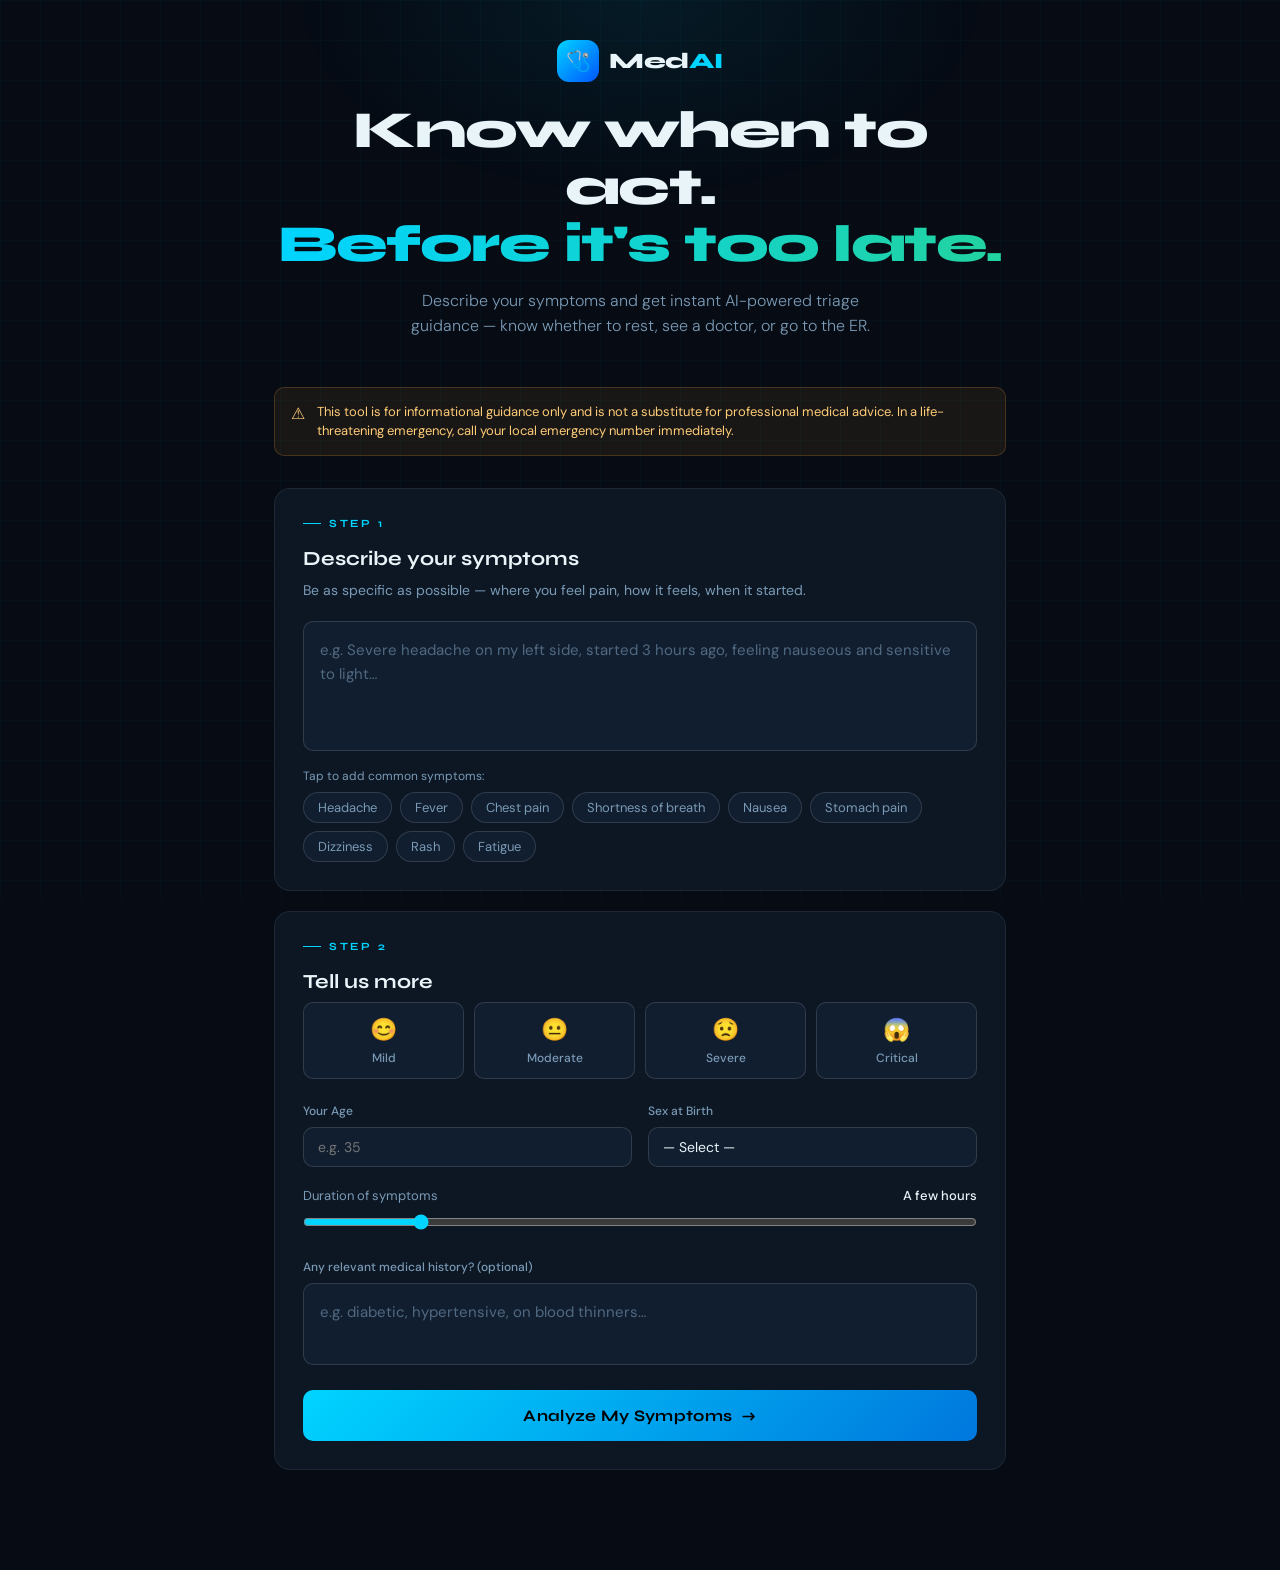
<file: Med AI.html>
<!DOCTYPE html>
<html lang="en">
<head>
  <meta charset="UTF-8" />
  <meta name="viewport" content="width=device-width, initial-scale=1.0" />
  <title>MedAI Triage</title>
  <link
    href="https://fonts.googleapis.com/css2?family=Syne:wght@400;500;600;700;800&family=DM+Sans:wght@300;400;500&display=swap"
    rel="stylesheet"/>

  <style>
    *, *::before, *::after {
      box-sizing: border-box;
      margin: 0;
      padding: 0;
    }

    :root {
      --bg:        #060b14;
      --surface:   #0d1724;
      --surface2:  #111e30;
      --border:    rgba(255, 255, 255, 0.07);
      --border2:   rgba(255, 255, 255, 0.13);
      --accent:    #00d4ff;
      --text:      #e8f4f8;
      --muted:     #7a9ab5;
      --danger:    #ff4d6d;
      --warning:   #ffaa33;
      --safe:      #22d3a0;
      --radius:    16px;
      --radius-sm: 10px;
    }

    body {
      font-family: 'DM Sans', sans-serif;
      background: var(--bg);
      color: var(--text);
      min-height: 100vh;
      overflow-x: hidden;
    }

    body::before {
      content: '';
      position: fixed;
      inset: 0;
      background-image:
        linear-gradient(rgba(0, 212, 255, 0.03) 1px, transparent 1px),
        linear-gradient(90deg, rgba(0, 212, 255, 0.03) 1px, transparent 1px);
      background-size: 40px 40px;
      pointer-events: none;
      z-index: 0;
    }

    body::after {
      content: '';
      position: fixed;
      top: -200px;
      left: 50%;
      transform: translateX(-50%);
      width: 700px;
      height: 400px;
      background: radial-gradient(ellipse at center, rgba(0, 212, 255, 0.08) 0%, transparent 70%);
      pointer-events: none;
      z-index: 0;
    }

    .app {
      position: relative;
      z-index: 1;
      max-width: 780px;
      margin: 0 auto;
      padding: 40px 24px 80px;
    }

    .header {
      text-align: center;
      margin-bottom: 48px;
    }

    .logo-mark {
      display: inline-flex;
      align-items: center;
      gap: 10px;
      margin-bottom: 20px;
    }

    .logo-icon {
      width: 42px;
      height: 42px;
      border-radius: 12px;
      background: linear-gradient(135deg, #00d4ff, #0055ff);
      display: flex;
      align-items: center;
      justify-content: center;
      font-size: 20px;
    }

    .logo-text {
      font-family: 'Syne', sans-serif;
      font-size: 22px;
      font-weight: 800;
      letter-spacing: -0.5px;
    }

    .logo-text span { color: var(--accent); }

    h1 {
      font-family: 'Syne', sans-serif;
      font-size: clamp(32px, 6vw, 52px);
      font-weight: 800;
      line-height: 1.1;
      letter-spacing: -1.5px;
      margin-bottom: 14px;
    }

    h1 em {
      font-style: normal;
      background: linear-gradient(90deg, #00d4ff, #22d3a0);
      -webkit-background-clip: text;
      -webkit-text-fill-color: transparent;
      background-clip: text;
    }

    .subtitle {
      font-size: 16px;
      color: var(--muted);
      font-weight: 300;
      line-height: 1.6;
      max-width: 480px;
      margin: 0 auto;
    }

    .disclaimer {
      display: flex;
      gap: 12px;
      align-items: flex-start;
      background: rgba(255, 170, 51, 0.08);
      border: 1px solid rgba(255, 170, 51, 0.2);
      border-radius: var(--radius-sm);
      padding: 14px 16px;
      margin-bottom: 32px;
      font-size: 13px;
      color: #ffcc77;
      line-height: 1.5;
    }

    .card {
      background: var(--surface);
      border: 1px solid var(--border);
      border-radius: var(--radius);
      padding: 28px;
      margin-bottom: 20px;
      transition: border-color 0.2s;
    }

    .card:hover { border-color: var(--border2); }

    .section-label {
      font-family: 'Syne', sans-serif;
      font-size: 11px;
      font-weight: 700;
      letter-spacing: 2.5px;
      text-transform: uppercase;
      color: var(--accent);
      margin-bottom: 16px;
      display: flex;
      align-items: center;
      gap: 8px;
    }

    .section-label::before {
      content: '';
      display: block;
      width: 18px;
      height: 1px;
      background: var(--accent);
    }

    .card h2 {
      font-family: 'Syne', sans-serif;
      font-size: 20px;
      font-weight: 700;
      margin-bottom: 8px;
    }

    .card > p {
      font-size: 14px;
      color: var(--muted);
      margin-bottom: 20px;
      line-height: 1.6;
    }

    textarea {
      width: 100%;
      background: var(--surface2);
      border: 1px solid var(--border2);
      border-radius: var(--radius-sm);
      color: var(--text);
      font-family: 'DM Sans', sans-serif;
      font-size: 15px;
      padding: 16px;
      resize: none;
      outline: none;
      line-height: 1.6;
      transition: border-color 0.2s, box-shadow 0.2s;
      min-height: 110px;
    }

    textarea::placeholder { color: var(--muted); opacity: 0.6; }

    textarea:focus {
      border-color: var(--accent);
      box-shadow: 0 0 0 3px rgba(0, 212, 255, 0.08);
    }

    .quick-label {
      font-size: 12px;
      color: var(--muted);
      margin-top: 12px;
      margin-bottom: 8px;
    }

    .chips { display: flex; flex-wrap: wrap; gap: 8px; }

    .chip {
      background: var(--surface2);
      border: 1px solid var(--border2);
      border-radius: 50px;
      padding: 6px 14px;
      font-size: 13px;
      color: var(--muted);
      cursor: pointer;
      transition: all 0.15s;
      user-select: none;
    }

    .chip:hover {
      border-color: var(--accent);
      color: var(--accent);
      background: rgba(0, 212, 255, 0.06);
    }

    .info-row {
      display: grid;
      grid-template-columns: 1fr 1fr;
      gap: 16px;
      margin-bottom: 20px;
    }

    @media (max-width: 520px) {
      .info-row { grid-template-columns: 1fr; }
    }

    .info-group label {
      display: block;
      font-size: 12px;
      color: var(--muted);
      margin-bottom: 8px;
      font-weight: 500;
    }

    select, input[type="number"] {
      width: 100%;
      background: var(--surface2);
      border: 1px solid var(--border2);
      border-radius: var(--radius-sm);
      color: var(--text);
      font-family: 'DM Sans', sans-serif;
      font-size: 14px;
      padding: 10px 14px;
      outline: none;
      appearance: none;
      transition: border-color 0.2s;
    }

    select:focus, input[type="number"]:focus {
      border-color: var(--accent);
    }

    select option { background: #0d1724; }

    .duration-row { margin-bottom: 24px; }

    .duration-row label {
      display: flex;
      justify-content: space-between;
      font-size: 13px;
      color: var(--muted);
      margin-bottom: 10px;
    }

    .duration-row label span {
      color: var(--text);
      font-weight: 500;
    }

    input[type="range"] {
      width: 100%;
      accent-color: var(--accent);
      cursor: pointer;
    }

    .severity-grid {
      display: grid;
      grid-template-columns: repeat(4, 1fr);
      gap: 10px;
      margin-bottom: 24px;
    }

    @media (max-width: 480px) {
      .severity-grid { grid-template-columns: repeat(2, 1fr); }
    }

    .sev-btn {
      background: var(--surface2);
      border: 1px solid var(--border2);
      border-radius: var(--radius-sm);
      padding: 12px 8px;
      text-align: center;
      cursor: pointer;
      transition: all 0.15s;
      display: flex;
      flex-direction: column;
      gap: 6px;
      align-items: center;
      user-select: none;
    }

    .sev-btn .sev-icon  { font-size: 22px; }
    .sev-btn .sev-label { font-size: 12px; color: var(--muted); font-weight: 500; }

    .sev-btn.active-1 { border-color: var(--safe);    background: rgba(34, 211, 160, 0.08); }
    .sev-btn.active-1 .sev-label { color: var(--safe); }

    .sev-btn.active-2 { border-color: #88dd44; background: rgba(136, 221, 68, 0.08); }
    .sev-btn.active-2 .sev-label { color: #88dd44; }

    .sev-btn.active-3 { border-color: var(--warning); background: rgba(255, 170, 51, 0.08); }
    .sev-btn.active-3 .sev-label { color: var(--warning); }

    .sev-btn.active-4 { border-color: var(--danger);  background: rgba(255, 77, 109, 0.08); }
    .sev-btn.active-4 .sev-label { color: var(--danger); }

    .analyze-btn {
      width: 100%;
      background: linear-gradient(135deg, #00d4ff, #0077dd);
      border: none;
      border-radius: var(--radius-sm);
      color: #000;
      font-family: 'Syne', sans-serif;
      font-size: 16px;
      font-weight: 700;
      padding: 16px;
      cursor: pointer;
      letter-spacing: 0.3px;
      transition: all 0.2s;
      display: flex;
      align-items: center;
      justify-content: center;
      gap: 10px;
    }

    .analyze-btn:hover:not(:disabled) {
      transform: translateY(-2px);
      box-shadow: 0 8px 24px rgba(0, 212, 255, 0.25);
    }

    .analyze-btn:disabled {
      opacity: 0.5;
      cursor: not-allowed;
      transform: none;
    }

    .loading-section {
      display: none;
      text-align: center;
      padding: 48px 24px;
    }

    .pulse-ring {
      width: 72px;
      height: 72px;
      border-radius: 50%;
      border: 2px solid var(--accent);
      margin: 0 auto 24px;
      display: flex;
      align-items: center;
      justify-content: center;
      position: relative;
      animation: pulse-scale 1.5s ease-in-out infinite;
    }

    .pulse-ring::before {
      content: '';
      position: absolute;
      inset: -8px;
      border-radius: 50%;
      border: 1px solid rgba(0, 212, 255, 0.3);
      animation: pulse-expand 1.5s ease-in-out infinite;
    }

    .pulse-ring::after {
      content: '';
      position: absolute;
      inset: -16px;
      border-radius: 50%;
      border: 1px solid rgba(0, 212, 255, 0.12);
      animation: pulse-expand 1.5s ease-in-out infinite 0.3s;
    }

    .pulse-inner { font-size: 28px; }

    @keyframes pulse-scale {
      0%, 100% { transform: scale(1); }
      50%       { transform: scale(1.05); }
    }

    @keyframes pulse-expand {
      0%   { opacity: 1; transform: scale(1); }
      100% { opacity: 0; transform: scale(1.5); }
    }

    .loading-text {
      font-family: 'Syne', sans-serif;
      font-size: 18px;
      font-weight: 700;
      margin-bottom: 8px;
    }

    .loading-sub { font-size: 14px; color: var(--muted); }

    .result-section { display: none; }

    .triage-banner {
      border-radius: var(--radius);
      padding: 24px 28px;
      margin-bottom: 20px;
      display: flex;
      align-items: flex-start;
      gap: 20px;
    }

    .triage-banner.home {
      background: rgba(34, 211, 160, 0.1);
      border: 1px solid rgba(34, 211, 160, 0.3);
    }

    .triage-banner.soon {
      background: rgba(255, 170, 51, 0.1);
      border: 1px solid rgba(255, 170, 51, 0.3);
    }

    .triage-banner.emergency {
      background: rgba(255, 77, 109, 0.1);
      border: 1px solid rgba(255, 77, 109, 0.3);
      animation: danger-pulse 2s ease-in-out infinite;
    }

    @keyframes danger-pulse {
      0%, 100% { border-color: rgba(255, 77, 109, 0.3); }
      50%       { border-color: rgba(255, 77, 109, 0.7); }
    }

    .triage-icon  { font-size: 40px; flex-shrink: 0; }

    .triage-label {
      font-size: 11px;
      font-weight: 700;
      letter-spacing: 2px;
      text-transform: uppercase;
      margin-bottom: 4px;
      opacity: 0.7;
    }

    .triage-title {
      font-family: 'Syne', sans-serif;
      font-size: 22px;
      font-weight: 800;
    }

    .triage-banner.home      .triage-title { color: var(--safe); }
    .triage-banner.soon      .triage-title { color: var(--warning); }
    .triage-banner.emergency .triage-title { color: var(--danger); }

    .result-grid {
      display: grid;
      grid-template-columns: 1fr 1fr;
      gap: 16px;
      margin-bottom: 20px;
    }

    @media (max-width: 560px) {
      .result-grid { grid-template-columns: 1fr; }
    }

    .result-card {
      background: var(--surface);
      border: 1px solid var(--border);
      border-radius: var(--radius);
      padding: 20px;
    }

    .result-card h3 {
      font-family: 'Syne', sans-serif;
      font-size: 13px;
      font-weight: 700;
      letter-spacing: 1.5px;
      text-transform: uppercase;
      color: var(--accent);
      margin-bottom: 14px;
    }

    .result-card ul {
      list-style: none;
      display: flex;
      flex-direction: column;
      gap: 8px;
    }

    .result-card ul li {
      font-size: 14px;
      color: var(--muted);
      padding-left: 16px;
      position: relative;
      line-height: 1.5;
    }

    .result-card ul li::before {
      content: '›';
      position: absolute;
      left: 0;
      color: var(--accent);
      font-weight: 700;
    }

    .full-card { grid-column: 1 / -1; }

    .action-card {
      background: var(--surface);
      border: 1px solid var(--border);
      border-radius: var(--radius);
      padding: 24px 28px;
      margin-bottom: 20px;
    }

    .action-card h3 {
      font-family: 'Syne', sans-serif;
      font-size: 14px;
      font-weight: 700;
      letter-spacing: 1.5px;
      text-transform: uppercase;
      color: var(--accent);
      margin-bottom: 16px;
    }

    .action-steps { display: flex; flex-direction: column; gap: 12px; }

    .action-step {
      display: flex;
      gap: 14px;
      align-items: flex-start;
    }

    .step-num {
      width: 28px;
      height: 28px;
      border-radius: 50%;
      background: rgba(0, 212, 255, 0.12);
      border: 1px solid rgba(0, 212, 255, 0.25);
      display: flex;
      align-items: center;
      justify-content: center;
      font-size: 12px;
      font-weight: 700;
      color: var(--accent);
      flex-shrink: 0;
    }

    .step-text { font-size: 14px; color: var(--muted); line-height: 1.6; }

    .redflags {
      background: rgba(255, 77, 109, 0.06);
      border: 1px solid rgba(255, 77, 109, 0.2);
      border-radius: var(--radius);
      padding: 20px 24px;
      margin-bottom: 20px;
    }

    .redflags h3 {
      font-family: 'Syne', sans-serif;
      font-size: 13px;
      font-weight: 700;
      letter-spacing: 1.5px;
      text-transform: uppercase;
      color: var(--danger);
      margin-bottom: 12px;
    }

    .redflags ul { list-style: none; display: flex; flex-direction: column; gap: 8px; }

    .redflags ul li {
      font-size: 14px;
      color: #ff8899;
      padding-left: 20px;
      position: relative;
      line-height: 1.5;
    }

    .redflags ul li::before {
      content: '!';
      position: absolute;
      left: 0;
      width: 16px;
      height: 16px;
      background: rgba(255, 77, 109, 0.2);
      border-radius: 50%;
      display: inline-flex;
      align-items: center;
      justify-content: center;
      font-size: 10px;
      font-weight: 700;
      color: var(--danger);
      top: 1px;
    }

    .confidence-bar {
      height: 4px;
      background: var(--surface2);
      border-radius: 2px;
      margin-top: 10px;
      overflow: hidden;
    }

    .confidence-fill {
      height: 100%;
      border-radius: 2px;
      background: linear-gradient(90deg, var(--accent), var(--safe));
      transition: width 1s ease;
    }

    .reset-btn {
      display: block;
      width: 100%;
      background: transparent;
      border: 1px solid var(--border2);
      border-radius: var(--radius-sm);
      color: var(--muted);
      font-family: 'DM Sans', sans-serif;
      font-size: 14px;
      padding: 13px;
      cursor: pointer;
      transition: all 0.15s;
      margin-top: 8px;
    }

    .reset-btn:hover { border-color: var(--accent); color: var(--accent); }

    .error-box {
      background: rgba(255, 77, 109, 0.08);
      border: 1px solid rgba(255, 77, 109, 0.3);
      border-radius: var(--radius-sm);
      padding: 14px 18px;
      font-size: 14px;
      color: #ff8899;
      display: none;
      margin-top: 12px;
      line-height: 1.6;
    }

    .spinner {
      display: inline-block;
      width: 16px;
      height: 16px;
      border: 2px solid rgba(0, 0, 0, 0.3);
      border-top-color: #000;
      border-radius: 50%;
      animation: spin 0.7s linear infinite;
      vertical-align: middle;
    }

    @keyframes spin { to { transform: rotate(360deg); } }

    .fade-in { animation: fadeIn 0.4s ease; }

    @keyframes fadeIn {
      from { opacity: 0; transform: translateY(12px); }
      to   { opacity: 1; transform: none; }
    }

  </style>
</head>
<body>

  <div class="app">

    <div class="header">
      <div class="logo-mark">
        <div class="logo-icon">🩺</div>
        <div class="logo-text">Med<span>AI</span></div>
      </div>
      <h1>Know when to act.<br><em>Before it's too late.</em></h1>
      <p class="subtitle">
        Describe your symptoms and get instant AI-powered triage guidance —
        know whether to rest, see a doctor, or go to the ER.
      </p>
    </div>

    <div class="disclaimer">
      <span style="font-size: 16px; flex-shrink: 0;">⚠</span>
      <span>
        This tool is for informational guidance only and is not a substitute for
        professional medical advice. In a life-threatening emergency, call your
        local emergency number immediately.
      </span>
    </div>

    <div id="inputSection">

      <div class="card">
        <div class="section-label">Step 1</div>
        <h2>Describe your symptoms</h2>
        <p>Be as specific as possible — where you feel pain, how it feels, when it started.</p>

        <textarea
          id="symptomsInput"
          placeholder="e.g. Severe headache on my left side, started 3 hours ago, feeling nauseous and sensitive to light…"
          rows="4"
        ></textarea>

        <div class="quick-label">Tap to add common symptoms:</div>
        <div class="chips">
          <div class="chip" onclick="addChip('Headache')">Headache</div>
          <div class="chip" onclick="addChip('Fever')">Fever</div>
          <div class="chip" onclick="addChip('Chest pain')">Chest pain</div>
          <div class="chip" onclick="addChip('Shortness of breath')">Shortness of breath</div>
          <div class="chip" onclick="addChip('Nausea and vomiting')">Nausea</div>
          <div class="chip" onclick="addChip('Stomach pain')">Stomach pain</div>
          <div class="chip" onclick="addChip('Dizziness')">Dizziness</div>
          <div class="chip" onclick="addChip('Rash')">Rash</div>
          <div class="chip" onclick="addChip('Fatigue')">Fatigue</div>
        </div>
      </div>

      <div class="card">
        <div class="section-label">Step 2</div>
        <h2>Tell us more</h2>

        <div class="severity-grid">
          <div class="sev-btn" onclick="selectSeverity(1)" data-sev="1">
            <span class="sev-icon">😊</span>
            <span class="sev-label">Mild</span>
          </div>
          <div class="sev-btn" onclick="selectSeverity(2)" data-sev="2">
            <span class="sev-icon">😐</span>
            <span class="sev-label">Moderate</span>
          </div>
          <div class="sev-btn" onclick="selectSeverity(3)" data-sev="3">
            <span class="sev-icon">😟</span>
            <span class="sev-label">Severe</span>
          </div>
          <div class="sev-btn" onclick="selectSeverity(4)" data-sev="4">
            <span class="sev-icon">😱</span>
            <span class="sev-label">Critical</span>
          </div>
        </div>

        <div class="info-row">
          <div class="info-group">
            <label>Your Age</label>
            <input type="number" id="ageInput" placeholder="e.g. 35" min="0" max="120" />
          </div>
          <div class="info-group">
            <label>Sex at Birth</label>
            <select id="sexInput">
              <option value="">— Select —</option>
              <option>Male</option>
              <option>Female</option>
              <option>Prefer not to say</option>
            </select>
          </div>
        </div>

        <div class="duration-row">
          <label>
            Duration of symptoms
            <span id="durationLabel">A few hours</span>
          </label>
          <input
            type="range"
            id="durationSlider"
            min="0" max="6" value="1" step="1"
            oninput="updateDuration(this.value)"
          />
        </div>

        <div class="info-group" style="margin-bottom: 20px;">
          <label>Any relevant medical history? (optional)</label>
          <textarea
            id="historyInput"
            placeholder="e.g. diabetic, hypertensive, on blood thinners…"
            style="min-height: 70px;"
          ></textarea>
        </div>

        <button class="analyze-btn" id="analyzeBtn" onclick="analyze()">
          <span id="btnText">Analyze My Symptoms</span>
          <span id="btnIcon">→</span>
        </button>

        <div class="error-box" id="errorBox"></div>
      </div>

    </div>

    <div class="loading-section" id="loadingSection">
      <div class="pulse-ring">
        <div class="pulse-inner">🧠</div>
      </div>
      <div class="loading-text">Analyzing your symptoms…</div>
      <div class="loading-sub">Consulting medical knowledge base</div>
    </div>

    <div class="result-section" id="resultSection"></div>

  </div>

  <script>

    const durations = [
      'Just started (minutes)',
      'A few hours',
      'About a day',
      '2–3 days',
      'About a week',
      '1–2 weeks',
      'More than 2 weeks'
    ];

    let selectedSeverity = 0;

    function updateDuration(v) {
      document.getElementById('durationLabel').textContent = durations[parseInt(v)];
    }

    function addChip(text) {
      const ta = document.getElementById('symptomsInput');
      ta.value = ta.value.trim()
        ? ta.value.trim() + ', ' + text.toLowerCase()
        : text;
      ta.focus();
    }

    function selectSeverity(n) {
      selectedSeverity = n;
      document.querySelectorAll('.sev-btn').forEach(b => {
        b.className = 'sev-btn';
        if (parseInt(b.dataset.sev) === n) b.classList.add('active-' + n);
      });
    }

    function setLoading(on) {
      document.getElementById('btnText').textContent = on ? 'Analyzing…' : 'Analyze My Symptoms';
      document.getElementById('btnIcon').innerHTML  = on ? '<span class="spinner"></span>' : '→';
      document.getElementById('analyzeBtn').disabled = on;
    }

    async function analyze() {
      const symptoms = document.getElementById('symptomsInput').value.trim();
      const age      = document.getElementById('ageInput').value;
      const sex      = document.getElementById('sexInput').value;
      const duration = durations[parseInt(document.getElementById('durationSlider').value)];
      const history  = document.getElementById('historyInput').value.trim();
      const errorBox = document.getElementById('errorBox');

      errorBox.style.display = 'none';

      if (!symptoms) {
        errorBox.textContent = 'Please describe your symptoms before analyzing.';
        errorBox.style.display = 'block';
        return;
      }
      if (!selectedSeverity) {
        errorBox.textContent = 'Please select how severe your symptoms feel.';
        errorBox.style.display = 'block';
        return;
      }

      const sevMap = { 1: 'Mild', 2: 'Moderate', 3: 'Severe', 4: 'Critical' };

      setLoading(true);
      document.getElementById('inputSection').style.display   = 'none';
      document.getElementById('loadingSection').style.display = 'block';

      const prompt = `You are a medical triage assistant. Analyze the patient's symptoms and provide structured triage guidance.

Patient:
- Age: ${age || 'Not provided'}
- Sex: ${sex || 'Not provided'}
- Symptoms: ${symptoms}
- Severity (self-rated): ${sevMap[selectedSeverity]}
- Duration: ${duration}
- Medical history: ${history || 'None'}

Reply ONLY with a raw JSON object — no markdown, no backticks, no extra text whatsoever. Structure:
{
  "triage_level": "home" | "doctor_soon" | "emergency",
  "triage_title": "short action phrase",
  "summary": "2-3 sentence assessment",
  "possible_conditions": ["condition 1", "condition 2", "condition 3"],
  "immediate_actions": ["step 1", "step 2", "step 3", "step 4"],
  "red_flags": ["warning sign 1", "warning sign 2", "warning sign 3"],
  "home_remedies": ["remedy 1", "remedy 2", "remedy 3"],
  "confidence": 75,
  "when_to_escalate": "specific escalation guidance"
}

triage_level must be exactly one of: "home", "doctor_soon", or "emergency".`;

      try {

        const response = await window.claude.complete({
          messages: [{ role: 'user', content: prompt }],
          model: 'claude-sonnet-4-20250514',
          max_tokens: 1000
        });

        const raw = typeof response === 'string'
          ? response
          : (response.content?.[0]?.text || JSON.stringify(response));

        const match = raw.match(/\{[\s\S]*\}/);
        if (!match) throw new Error('Could not parse AI response. Please try again.');
        const result = JSON.parse(match[0]);

        document.getElementById('loadingSection').style.display = 'none';
        renderResult(result);

      } catch (err) {
        document.getElementById('loadingSection').style.display = 'none';
        document.getElementById('inputSection').style.display   = 'block';
        setLoading(false);
        errorBox.textContent = 'Analysis failed: ' + (err.message || 'Unknown error. Please try again.');
        errorBox.style.display = 'block';
      }
    }

    function renderResult(r) {
      const cfgs = {
        home:      { cls: 'home',      icon: '🏠', label: 'Triage Result' },
        doctor_soon: { cls: 'soon',    icon: '🏥', label: 'Triage Result' },
        emergency: { cls: 'emergency', icon: '🚨', label: 'Emergency Alert' }
      };
      const cfg = cfgs[r.triage_level] || cfgs.doctor_soon;

      const conditions = (r.possible_conditions || []).map(c => `<li>${c}</li>`).join('');
      const remedies   = (r.home_remedies       || []).map(c => `<li>${c}</li>`).join('');
      const actions    = (r.immediate_actions   || []).map((a, i) => `
        <div class="action-step">
          <div class="step-num">${i + 1}</div>
          <div class="step-text">${a}</div>
        </div>`).join('');
      const flags = (r.red_flags || []).map(f => `<li>${f}</li>`).join('');

      document.getElementById('resultSection').innerHTML = `

        <div class="triage-banner ${cfg.cls} fade-in">
          <div class="triage-icon">${cfg.icon}</div>
          <div>
            <div class="triage-label">${cfg.label}</div>
            <div class="triage-title">${r.triage_title || 'Assessment Complete'}</div>
            <div style="font-size:13px; margin-top:6px; opacity:0.75; line-height:1.5;">
              ${r.summary || ''}
            </div>
          </div>
        </div>

        <div class="result-grid fade-in">
          <div class="result-card">
            <h3>Possible Conditions</h3>
            <ul>${conditions}</ul>
          </div>
          <div class="result-card">
            <h3>Home Care</h3>
            <ul>${remedies}</ul>
          </div>
          <div class="result-card full-card">
            <h3>Confidence Assessment</h3>
            <div style="display:flex; justify-content:space-between; font-size:13px; color:var(--muted); margin-bottom:4px;">
              <span>AI confidence in this assessment</span>
              <span style="color:var(--text); font-weight:500;">${r.confidence || 70}%</span>
            </div>
            <div class="confidence-bar">
              <div class="confidence-fill" style="width:0%" id="confFill"></div>
            </div>
            <p style="font-size:13px; color:var(--muted); margin-top:12px; line-height:1.5;">
              ${r.when_to_escalate || ''}
            </p>
          </div>
        </div>

        <div class="action-card fade-in">
          <h3>Immediate Action Steps</h3>
          <div class="action-steps">${actions}</div>
        </div>

        <div class="redflags fade-in">
          <h3>🚩 Red Flags — Seek Emergency Care If:</h3>
          <ul>${flags}</ul>
        </div>

        <button class="reset-btn" onclick="resetApp()">← Analyze different symptoms</button>
      `;

      document.getElementById('resultSection').style.display = 'block';

      setTimeout(() => {
        const fill = document.getElementById('confFill');
        if (fill) fill.style.width = (r.confidence || 70) + '%';
      }, 200);
    }

    function resetApp() {
      const rs = document.getElementById('resultSection');
      rs.style.display = 'none';
      rs.innerHTML     = '';

      document.getElementById('inputSection').style.display   = 'block';
      document.getElementById('symptomsInput').value          = '';
      document.getElementById('ageInput').value               = '';
      document.getElementById('sexInput').value               = '';
      document.getElementById('durationSlider').value         = 1;
      document.getElementById('durationLabel').textContent    = 'A few hours';
      document.getElementById('historyInput').value           = '';
      document.getElementById('errorBox').style.display       = 'none';

      selectedSeverity = 0;
      document.querySelectorAll('.sev-btn').forEach(b => b.className = 'sev-btn');

      setLoading(false);
      window.scrollTo({ top: 0, behavior: 'smooth' });
    }

  </script>

</body>

</html>
</file>
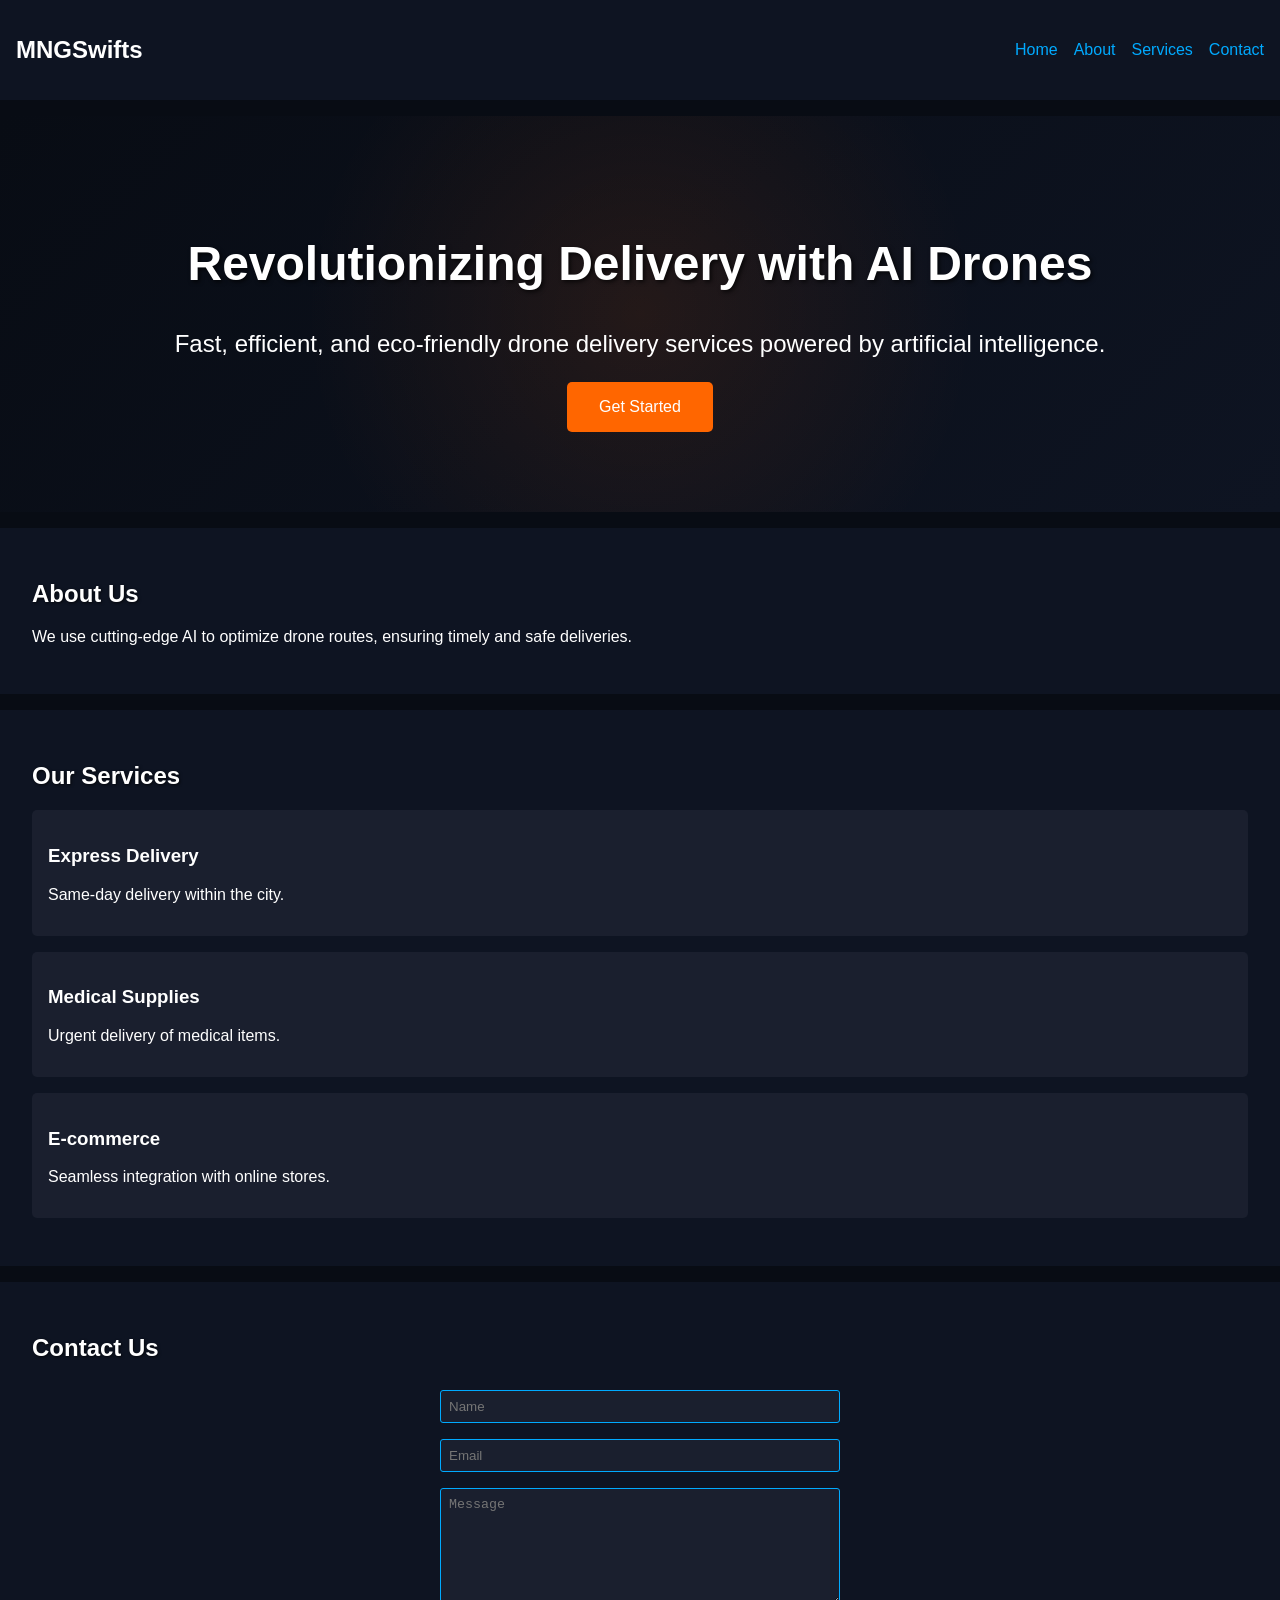
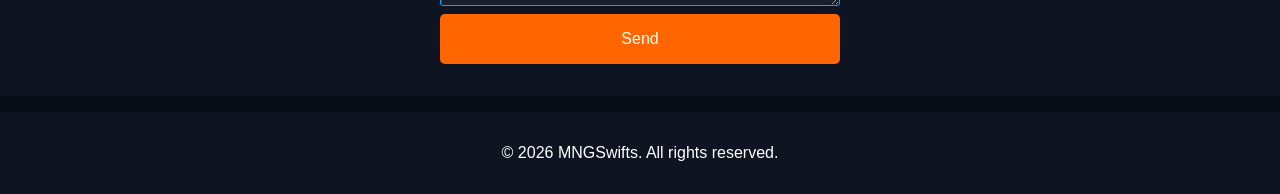
<file: MNG Delivery.html>
<!DOCTYPE html>
<html lang="en">
<head>
    <meta charset="UTF-8">
    <meta name="viewport" content="width=device-width, initial-scale=1.0">
    <title>AI Drone Delivery</title>
    <link rel="stylesheet" href="style.css">
</head>
<body>
    <header>
        <nav>
            <h1>MNGSwifts</h1>
            <ul>
                <li><a href="#home">Home</a></li>
                <li><a href="#about">About</a></li>
                <li><a href="#services">Services</a></li>
                <li><a href="#contact">Contact</a></li>
            </ul>
        </nav>
    </header>
    <section id="home" class="hero fade-in">
        <h2>Revolutionizing Delivery with AI Drones</h2>
        <p>Fast, efficient, and eco-friendly drone delivery services powered by artificial intelligence.</p>
        <button>Get Started</button>
    </section>
    <section id="about" class="fade-in">
        <h2>About Us</h2>
        <p>We use cutting-edge AI to optimize drone routes, ensuring timely and safe deliveries.</p>
    </section>
    <section id="services" class="fade-in">
        <h2>Our Services</h2>
        <div class="service">
            <h3>Express Delivery</h3>
            <p>Same-day delivery within the city.</p>
        </div>
        <div class="service">
            <h3>Medical Supplies</h3>
            <p>Urgent delivery of medical items.</p>
        </div>
        <div class="service">
            <h3>E-commerce</h3>
            <p>Seamless integration with online stores.</p>
        </div>
    </section>
    <section id="contact" class="fade-in">
        <h2>Contact Us</h2>
        <form>
            <input type="text" placeholder="Name">
            <input type="email" placeholder="Email">
            <textarea placeholder="Message"></textarea>
            <button type="submit">Send</button>
        </form>
    </section>
    <footer>
        <p>&copy; 2026 MNGSwifts. All rights reserved.</p>
    </footer>
    <script src="script.js"></script>
</body>
</html>
</file>
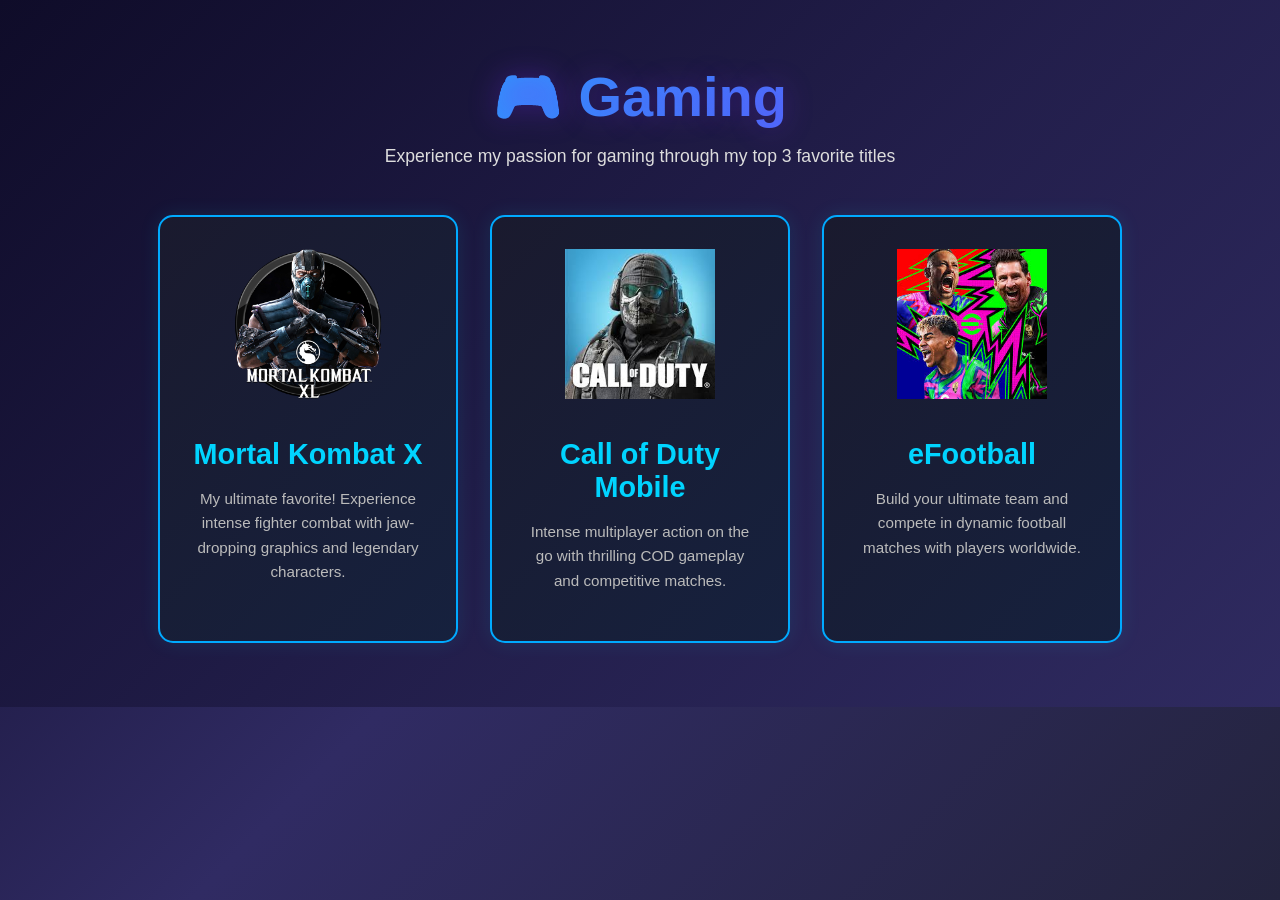
<file: MNG/Gaming_portifolio.html>
<!DOCTYPE html>
<html lang="en">
<head>
    <meta charset="UTF-8">
    <meta name="viewport" content="width=device-width, initial-scale=1.0">
    <title>Porfoli-Gaming</title>
    <style>
        * {
            margin: 0;
            padding: 0;
            box-sizing: border-box;
        }

        @keyframes fadeIn {
            from {
                opacity: 0;
                transform: translateY(30px);
            }
            to {
                opacity: 1;
                transform: translateY(0);
            }
        }

        @keyframes fadeInUp {
            from {
                opacity: 0;
                transform: translateY(50px);
            }
            to {
                opacity: 1;
                transform: translateY(0);
            }
        }

        body {
            background: linear-gradient(135deg, #0f0c29 0%, #302b63 50%, #24243e 100%);
            color: #fff;
            font-family: 'Segoe UI', Tahoma, Geneva, Verdana, sans-serif;
            min-height: 100vh;
        }

        .hero {
            text-align: center;
            padding: 4rem 2rem;
            background: linear-gradient(135deg, rgba(15, 12, 41, 0.9) 0%, rgba(48, 43, 99, 0.9) 100%);
            opacity: 0;
            transform: translateY(30px);
            transition: opacity 1s ease-out, transform 1s ease-out;
        }

        .hero.animate {
            opacity: 1;
            transform: translateY(0);
        }

        .hero h1 {
            font-size: 3.5rem;
            margin-bottom: 1rem;
            background: linear-gradient(135deg, #00d4ff, #7b2ff7);
            -webkit-background-clip: text;
            -webkit-text-fill-color: transparent;
            background-clip: text;
            text-shadow: 0 0 30px rgba(123, 47, 247, 0.3);
            opacity: 0;
            transform: translateY(50px);
            transition: opacity 1.2s ease-out 0.3s, transform 1.2s ease-out 0.3s;
        }

        .hero.animate h1 {
            opacity: 1;
            transform: translateY(0);
        }

        .hero > p {
            font-size: 1.1rem;
            margin-bottom: 3rem;
            color: #ddd;
            max-width: 600px;
            margin-left: auto;
            margin-right: auto;
            opacity: 0;
            transform: translateY(30px);
            transition: opacity 1s ease-out 0.6s, transform 1s ease-out 0.6s;
        }

        .hero.animate > p {
            opacity: 1;
            transform: translateY(0);
        }

        .games-container {
            display: flex;
            justify-content: center;
            gap: 2rem;
            flex-wrap: wrap;
            margin-top: 2rem;
            opacity: 0;
            transform: translateY(30px);
            transition: opacity 1s ease-out 0.9s, transform 1s ease-out 0.9s;
        }

        .hero.animate .games-container {
            opacity: 1;
            transform: translateY(0);
        }

        .game-card {
            background: linear-gradient(135deg, #1a1a2e 0%, #16213e 100%);
            border: 2px solid #00aaff;
            border-radius: 15px;
            padding: 2rem;
            width: 300px;
            text-align: center;
            transition: transform 0.2s ease-out, box-shadow 0.2s ease, border-color 0.2s ease, background 0.2s ease;
            cursor: pointer;
            box-shadow: 0 0 20px rgba(0, 212, 255, 0.1);
            opacity: 1;
            transform: translateY(0);
        }

        .hero.animate .game-card {
            opacity: 1;
        }

        .game-card:hover {
            transform: translateY(-10px) scale(1.03);
            box-shadow: 0 18px 45px rgba(123, 47, 247, 0.35);
            border-color: #7b2ff7;
            background: linear-gradient(135deg, #1a1a2e 0%, #2d2d44 100%);
            transition-delay: 0s;
        }

        .game-icon {
            font-size: 4rem;
            margin-bottom: 1.5rem;
        }

        .game-card h3 {
            font-size: 1.8rem;
            margin: 1rem 0;
            color: #00d4ff;
            transition: color 0.3s ease;
        }

        .game-card:hover h3 {
            color: #7b2ff7;
        }

        .game-card p {
            font-size: 0.95rem;
            color: #bbb;
            margin: 1rem 0;
            line-height: 1.6;
        }

        .game-card button {
            margin-top: 1.5rem;
            padding: 0.8rem 2rem;
            background: linear-gradient(135deg, #00d4ff, #7b2ff7);
            color: white;
            border: none;
            border-radius: 25px;
            font-size: 1rem;
            cursor: pointer;
            transition: all 0.3s ease;
            font-weight: bold;
        }

        .game-card button:hover {
            transform: scale(1.1);
            box-shadow: 0 0 20px rgba(123, 47, 247, 0.6);
        }

        .description {
            padding: 2rem;
            max-width: 800px;
            margin: 0 auto;
            font-size: 1rem;
            line-height: 1.8;
            color: #ddd;
            opacity: 0;
            transform: translateY(30px);
            transition: opacity 1s ease-out 2s, transform 1s ease-out 2s;
        }

        .description.animate {
            opacity: 1;
            transform: translateY(0);
        }
    </style>
</head>
<body>
    <section class="hero">
        <h1>🎮 Gaming</h1>
        <p>Experience my passion for gaming through my top 3 favorite titles</p>
        
        <div class="games-container">
            <div class="game-card">
                <div class="game-icon">
                    <img src="mortal_kombat_xl_icon_by_andonovmarko_db2s3pr-375w-2x.png" alt="Mortal Kombat X Icon" width="150" height="150">
                </div>
                <h3>Mortal Kombat X</h3>
                <p>My ultimate favorite! Experience intense fighter combat with jaw-dropping graphics and legendary characters.</p>
            </div>
            <div class="game-card">
                <div class="game-icon">
                    <img src="call of duty.jpg" alt="Call of Duty Mobile Icon" width="150" height="150">
                </div>
                <h3>Call of Duty Mobile</h3>
                <p>Intense multiplayer action on the go with thrilling COD gameplay and competitive matches.</p>
            </div>
            <div class="game-card">
                <div class="game-icon">
                    <img src="Efootball.jpg" alt="eFootball Icon" width="150" height="150">
                </div>
                <h3>eFootball</h3>
                <p>Build your ultimate team and compete in dynamic football matches with players worldwide.</p>
            </div>
        </div>
    </section>

    <section class="description">
        <p>This section is about my gaming experiences and preferences. I have been an avid gamer for many years, enjoying a wide range of genres from action-adventure to strategy games. Gaming has not only been a source of entertainment but also a way to connect with friends and explore new worlds.</p>
    </section>

    <script>
        // Trigger fade-in animations on page load
        window.addEventListener('load', function() {
            // Add animate class to hero section
            const hero = document.querySelector('.hero');
            const description = document.querySelector('.description');
            
            // Trigger hero animations
            setTimeout(() => {
                hero.classList.add('animate');
            }, 100);
            
            // Trigger description animation
            setTimeout(() => {
                description.classList.add('animate');
            }, 2000);
        });
    </script>
</body>
</html>
</file>
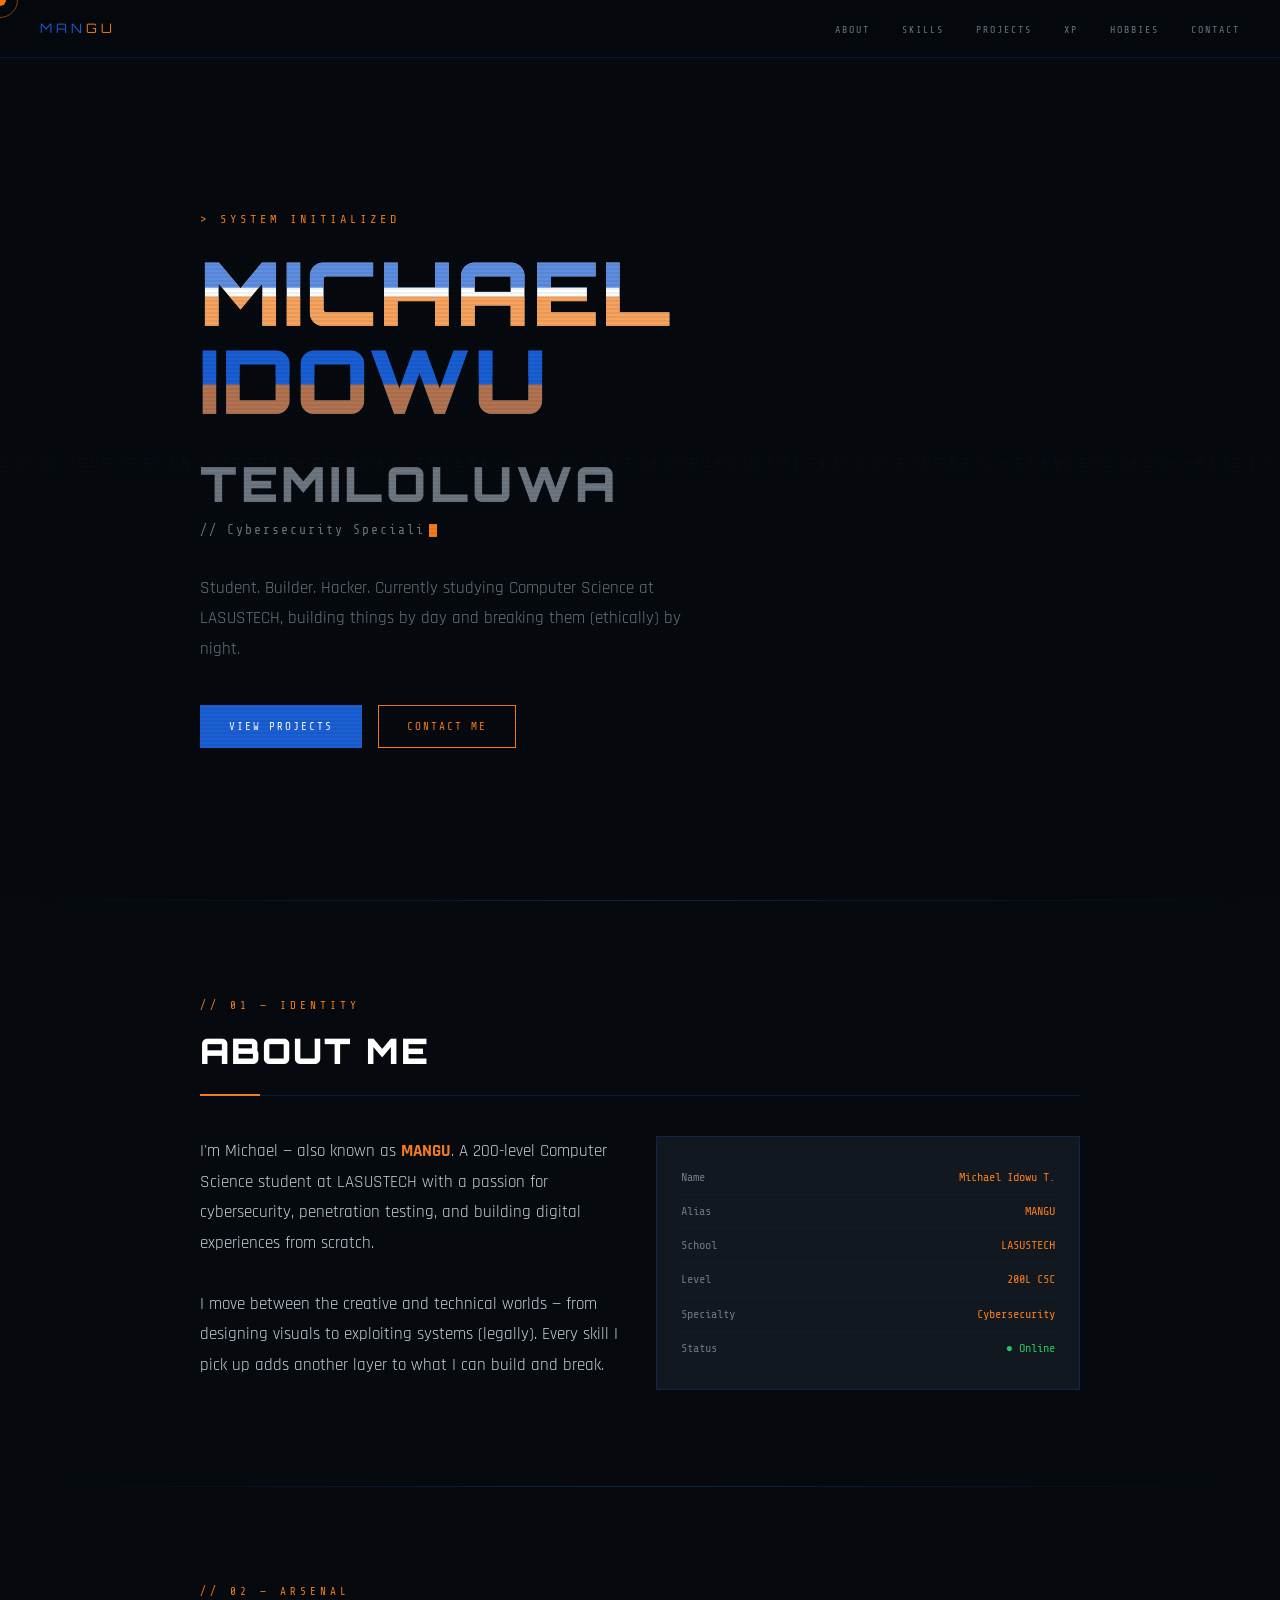
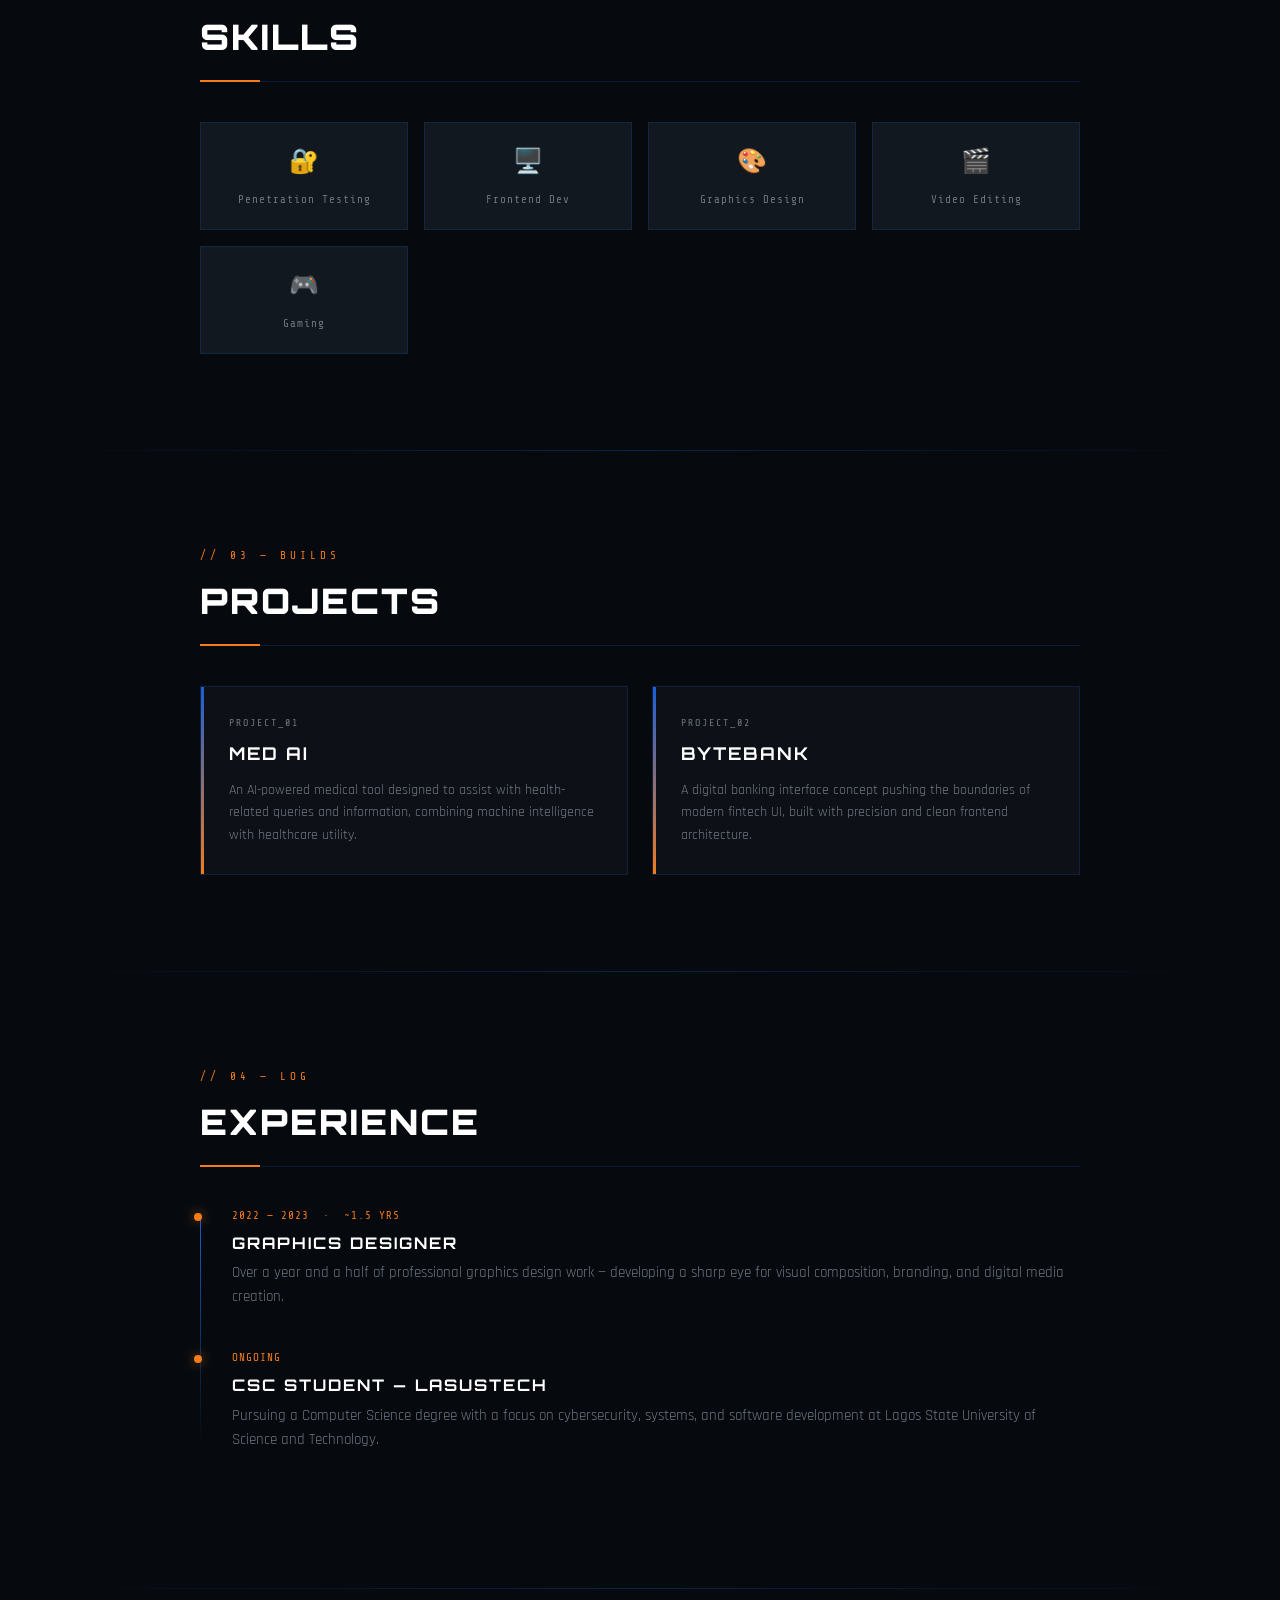
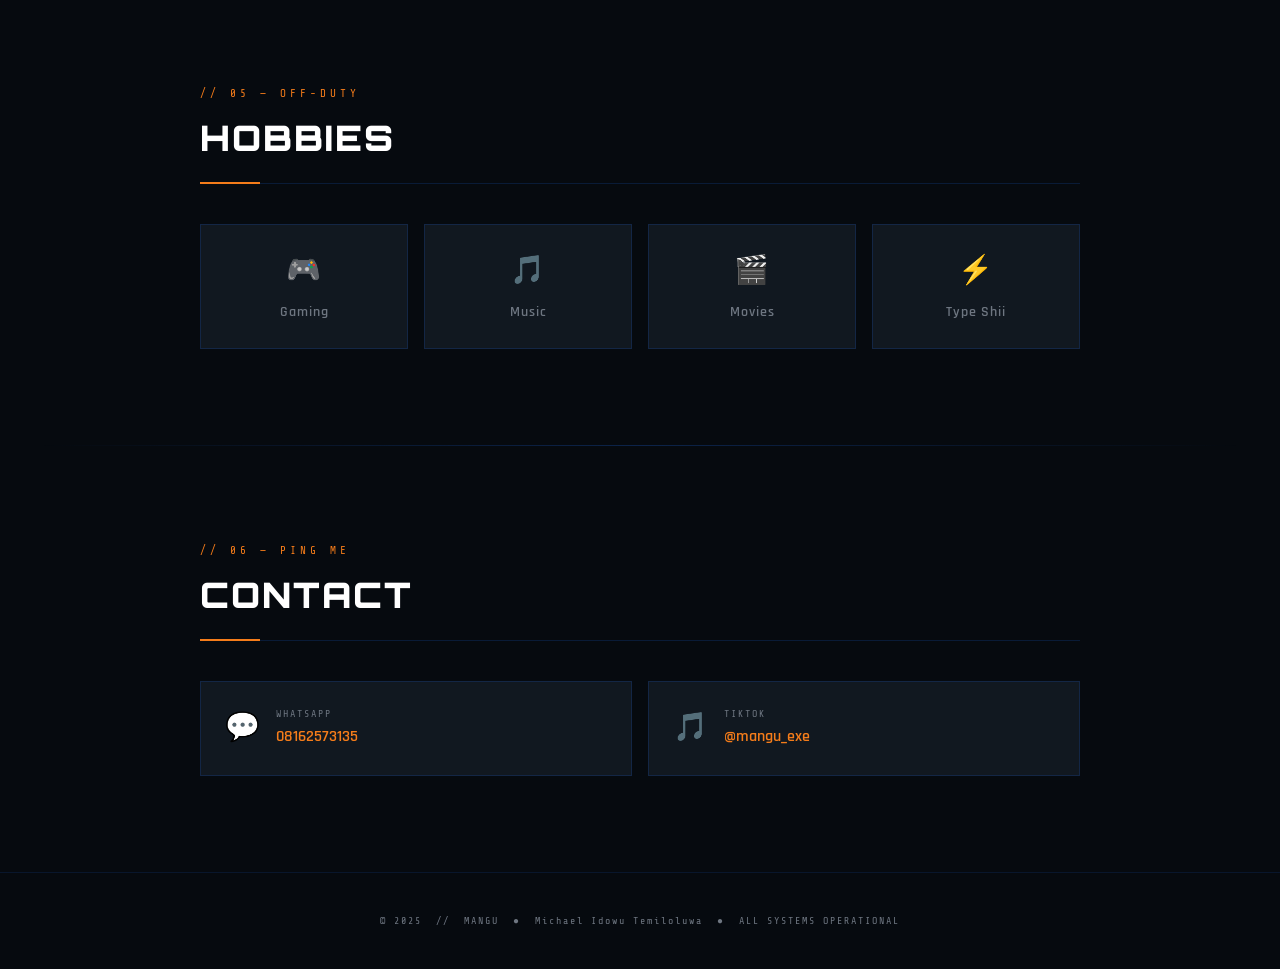
<file: MNG/index.html.html>
<!DOCTYPE html>
<html lang="en">
<head>
<meta charset="UTF-8"/>
<meta name="viewport" content="width=device-width,initial-scale=1"/>
<title>MANGU // Portfolio</title>
<link href="https://fonts.googleapis.com/css2?family=Share+Tech+Mono&family=Orbitron:wght@700;900&family=Rajdhani:wght@400;500;600;700&display=swap" rel="stylesheet"/>
<style>
*,*::before,*::after{box-sizing:border-box;margin:0;padding:0}
:root{
  --bg:#060a0f;--surface:#0d1117;--surface2:#111820;
  --blue:#1a5fd4;--orange:#f47c1a;
  --bdim:rgba(26,95,212,0.18);--odim:rgba(244,124,26,0.12);
  --text:#c9d1d9;--dim:#6e7681;
  --mono:'Share Tech Mono',monospace;--head:'Orbitron',sans-serif;--body:'Rajdhani',sans-serif;
}
html{scroll-behavior:smooth}
body{background:var(--bg);color:var(--text);font-family:var(--body);font-size:16px;line-height:1.6;min-height:100vh;overflow-x:hidden;cursor:none}

/* CUSTOM CURSOR */
#cursor{position:fixed;width:12px;height:12px;border-radius:50%;background:var(--orange);pointer-events:none;z-index:99999;transform:translate(-50%,-50%);transition:transform .1s,opacity .2s;mix-blend-mode:difference}
#cursor-ring{position:fixed;width:36px;height:36px;border-radius:50%;border:1px solid rgba(244,124,26,0.5);pointer-events:none;z-index:99998;transform:translate(-50%,-50%);transition:width .2s,height .2s,border-color .2s}

/* MATRIX CANVAS */
#matrix-bg{position:fixed;inset:0;z-index:0;opacity:0.07}

/* SCANLINES */
body::before{content:'';position:fixed;inset:0;background:repeating-linear-gradient(0deg,transparent,transparent 2px,rgba(0,0,0,0.06) 2px,rgba(0,0,0,0.06) 4px);pointer-events:none;z-index:9998}

/* PARTICLES */
#particles{position:fixed;inset:0;z-index:1;pointer-events:none;overflow:hidden}
.particle{position:absolute;border-radius:50%;animation:float-up linear infinite;opacity:0}
@keyframes float-up{0%{transform:translateY(100vh) scale(0);opacity:0}10%{opacity:1}90%{opacity:.4}100%{transform:translateY(-10vh) scale(1);opacity:0}}

/* NAV */
nav{position:fixed;top:0;left:0;right:0;z-index:100;background:rgba(6,10,15,0.88);backdrop-filter:blur(16px);border-bottom:1px solid rgba(26,95,212,0.2);padding:0 2.5rem;display:flex;align-items:center;justify-content:space-between;height:58px}
.nav-logo{font-family:var(--head);font-size:13px;color:var(--blue);letter-spacing:4px;text-transform:uppercase}
.nav-logo span{color:var(--orange)}
.nav-links{display:flex;gap:2rem;list-style:none}
.nav-links a{font-family:var(--mono);font-size:10px;color:var(--dim);text-decoration:none;letter-spacing:2px;text-transform:uppercase;transition:color .2s;position:relative}
.nav-links a::after{content:'';position:absolute;bottom:-4px;left:0;width:0;height:1px;background:var(--orange);transition:width .25s}
.nav-links a:hover{color:var(--orange)}
.nav-links a:hover::after{width:100%}

/* MAIN WRAPPER */
main{position:relative;z-index:10}

/* SECTIONS */
section{padding:6rem 2.5rem;max-width:960px;margin:0 auto}
.fade-in{opacity:0;transform:translateY(40px);transition:opacity .7s cubic-bezier(.2,.8,.2,1),transform .7s cubic-bezier(.2,.8,.2,1)}
.fade-in.visible{opacity:1;transform:translateY(0)}

/* HERO */
#hero{min-height:100vh;display:flex;flex-direction:column;justify-content:center;padding-top:58px;max-width:960px;margin:0 auto;padding-left:2.5rem;padding-right:2.5rem;position:relative}
.hero-tag{font-family:var(--mono);font-size:12px;color:var(--orange);letter-spacing:4px;text-transform:uppercase;margin-bottom:1.2rem;opacity:0;animation:fadeSlide .6s .3s forwards}
.hero-tag::before{content:'> '}
@keyframes fadeSlide{from{opacity:0;transform:translateY(20px)}to{opacity:1;transform:translateY(0)}}

/* GLITCH */
.hero-name{font-family:var(--head);font-size:clamp(3rem,8vw,5.5rem);font-weight:900;line-height:1;color:#fff;text-transform:uppercase;letter-spacing:2px;margin-bottom:.5rem;position:relative;opacity:0;animation:fadeSlide .6s .5s forwards}
.hero-name .accent{color:var(--blue)}
.glitch{position:relative;display:inline-block}
.glitch::before,.glitch::after{content:attr(data-text);position:absolute;inset:0;opacity:.7}
.glitch::before{color:var(--blue);animation:glitch1 3.5s infinite;clip-path:polygon(0 0,100% 0,100% 45%,0 45%)}
.glitch::after{color:var(--orange);animation:glitch2 3.5s infinite;clip-path:polygon(0 55%,100% 55%,100% 100%,0 100%)}
@keyframes glitch1{0%,94%,100%{transform:translate(0)}95%{transform:translate(-3px,1px)}97%{transform:translate(3px,-1px)}}
@keyframes glitch2{0%,94%,100%{transform:translate(0)}95%{transform:translate(3px,2px)}97%{transform:translate(-2px,-1px)}}

.hero-role{font-family:var(--mono);font-size:13px;color:var(--dim);letter-spacing:2px;margin-bottom:2rem;opacity:0;animation:fadeSlide .6s .7s forwards}
.cursor-blink{display:inline-block;width:8px;height:13px;background:var(--orange);animation:blink 1s step-end infinite;vertical-align:middle;margin-left:4px}
@keyframes blink{0%,100%{opacity:1}50%{opacity:0}}
.hero-bio{max-width:500px;font-size:17px;color:var(--dim);margin-bottom:2.5rem;line-height:1.8;opacity:0;animation:fadeSlide .6s .9s forwards}
.hero-cta{display:flex;gap:1rem;flex-wrap:wrap;opacity:0;animation:fadeSlide .6s 1.1s forwards}

/* BUTTONS */
.btn{font-family:var(--mono);font-size:11px;letter-spacing:2px;text-transform:uppercase;padding:12px 28px;border:1px solid;text-decoration:none;cursor:none;transition:all .2s;display:inline-block;position:relative;overflow:hidden}
.btn::before{content:'';position:absolute;inset:0;transform:translateX(-100%);transition:transform .3s}
.btn:hover::before{transform:translateX(0)}
.btn-primary{background:var(--blue);border-color:var(--blue);color:#fff}
.btn-primary::before{background:rgba(255,255,255,0.1)}
.btn-primary:hover{transform:translateY(-2px);box-shadow:0 8px 24px rgba(26,95,212,0.4)}
.btn-secondary{background:transparent;border-color:var(--orange);color:var(--orange)}
.btn-secondary::before{background:var(--orange)}
.btn-secondary:hover{color:#000;transform:translateY(-2px)}

/* SECTION HEADER */
.sec-label{font-family:var(--mono);font-size:11px;color:var(--orange);letter-spacing:4px;text-transform:uppercase;margin-bottom:.5rem}
.sec-title{font-family:var(--head);font-size:clamp(1.6rem,4vw,2.2rem);font-weight:900;color:#fff;text-transform:uppercase;letter-spacing:2px;margin-bottom:2.5rem;padding-bottom:1rem;border-bottom:1px solid rgba(26,95,212,0.2);position:relative}
.sec-title::after{content:'';position:absolute;bottom:-1px;left:0;width:60px;height:2px;background:var(--orange)}

/* ABOUT */
.about-grid{display:grid;grid-template-columns:1fr 1fr;gap:2rem;align-items:start}
.about-text{font-size:17px;line-height:1.8;color:var(--text)}
.about-card{background:var(--surface2);border:1px solid rgba(26,95,212,0.2);padding:1.5rem;font-family:var(--mono);font-size:12px}
.about-card .row{display:flex;justify-content:space-between;padding:7px 0;border-bottom:1px solid rgba(26,95,212,0.07);color:var(--dim);transition:all .2s}
.about-card .row:last-child{border-bottom:none}
.about-card .row:hover{color:var(--text);background:rgba(26,95,212,0.04);padding-left:8px}
.about-card .row span:last-child{color:var(--orange)}

/* SKILLS */
.skills-grid{display:grid;grid-template-columns:repeat(auto-fill,minmax(170px,1fr));gap:1rem}
.skill-card{background:var(--surface2);border:1px solid rgba(26,95,212,0.2);padding:1.25rem 1rem;text-align:center;font-family:var(--mono);font-size:11px;letter-spacing:1px;color:var(--dim);transition:all .25s;cursor:none;position:relative;overflow:hidden}
.skill-card::before{content:'';position:absolute;inset:0;background:radial-gradient(circle at center,rgba(244,124,26,0.08),transparent 70%);opacity:0;transition:opacity .3s}
.skill-card:hover{border-color:var(--orange);color:var(--orange);transform:translateY(-4px);box-shadow:0 12px 32px rgba(244,124,26,0.15)}
.skill-card:hover::before{opacity:1}
.skill-icon{font-size:24px;margin-bottom:10px;display:block;transition:transform .3s}
.skill-card:hover .skill-icon{transform:scale(1.2) rotate(-5deg)}
.skill-card a{color:inherit;text-decoration:none;display:block}

/* PROJECTS */
.projects-grid{display:grid;grid-template-columns:1fr 1fr;gap:1.5rem}
.project-card{display:block;background:var(--surface);border:1px solid rgba(26,95,212,0.2);padding:1.75rem;transition:all .3s;position:relative;overflow:hidden;cursor:none;transform-style:preserve-3d;color:inherit;text-decoration:none}
.project-card::before{content:'';position:absolute;top:0;left:0;width:3px;height:100%;background:linear-gradient(to bottom,var(--blue),var(--orange));transition:width .3s}
.project-card::after{content:'';position:absolute;inset:0;background:radial-gradient(circle at var(--mx,50%) var(--my,50%),rgba(26,95,212,0.1),transparent 60%);opacity:0;transition:opacity .3s}
.project-card:hover{border-color:rgba(26,95,212,0.6);transform:translateY(-6px) rotateX(2deg);box-shadow:0 20px 48px rgba(26,95,212,0.2)}
.project-card:hover::after{opacity:1}
.project-num{font-family:var(--mono);font-size:10px;color:var(--dim);margin-bottom:.5rem;letter-spacing:2px}
.project-name{font-family:var(--head);font-size:1.1rem;font-weight:700;color:#fff;text-transform:uppercase;letter-spacing:2px;margin-bottom:.75rem}
.project-name a{color:inherit;text-decoration:none}
.project-desc{font-size:14px;color:var(--dim);line-height:1.6}

/* EXPERIENCE */
.timeline{position:relative;padding-left:2rem}
.timeline::before{content:'';position:absolute;left:0;top:8px;bottom:8px;width:1px;background:linear-gradient(to bottom,var(--blue),transparent)}
.exp-item{position:relative;margin-bottom:2.5rem}
.exp-item::before{content:'';position:absolute;left:-2.4rem;top:6px;width:8px;height:8px;border-radius:50%;background:var(--orange);box-shadow:0 0 12px rgba(244,124,26,0.6)}
.exp-date{font-family:var(--mono);font-size:11px;color:var(--orange);letter-spacing:1px;margin-bottom:.4rem}
.exp-role{font-family:var(--head);font-size:1rem;font-weight:700;color:#fff;text-transform:uppercase;letter-spacing:2px;margin-bottom:.3rem}
.exp-desc{font-size:15px;color:var(--dim)}

/* HOBBIES */
.hobbies-grid{display:grid;grid-template-columns:repeat(4,1fr);gap:1rem}
.hobby-card{background:var(--surface2);border:1px solid rgba(26,95,212,0.2);padding:1.5rem 1rem;text-align:center;font-family:var(--body);font-size:14px;font-weight:600;color:var(--dim);letter-spacing:1px;transition:all .3s;cursor:none;position:relative;overflow:hidden}
.hobby-card::after{content:'';position:absolute;bottom:0;left:0;right:0;height:2px;background:var(--blue);transform:scaleX(0);transition:transform .3s}
.hobby-card:hover{border-color:var(--blue);color:var(--blue);transform:translateY(-4px);box-shadow:0 8px 24px rgba(26,95,212,0.2)}
.hobby-card:hover::after{transform:scaleX(1)}
.hobby-icon{font-size:28px;margin-bottom:8px;display:block;transition:transform .3s}
.hobby-card:hover .hobby-icon{transform:scale(1.2)}
.hobby-card a{color:inherit;text-decoration:none;display:block}

/* CONTACT */
.contact-grid{display:grid;grid-template-columns:1fr 1fr;gap:1rem}
.contact-item{background:var(--surface2);border:1px solid rgba(26,95,212,0.2);padding:1.5rem;display:flex;align-items:center;gap:1rem;text-decoration:none;transition:all .3s;cursor:none;position:relative;overflow:hidden}
.contact-item::before{content:'';position:absolute;inset:0;background:linear-gradient(135deg,rgba(244,124,26,0.06),transparent);opacity:0;transition:opacity .3s}
.contact-item:hover{border-color:var(--orange);transform:translateY(-3px);box-shadow:0 10px 28px rgba(244,124,26,0.15)}
.contact-item:hover::before{opacity:1}
.contact-label{font-family:var(--mono);font-size:10px;color:var(--dim);letter-spacing:2px;text-transform:uppercase;display:block;margin-bottom:2px}
.contact-value{font-family:var(--body);font-size:16px;font-weight:600;color:var(--orange);display:block}

/* DIVIDER */
.divider{height:1px;background:linear-gradient(to right,transparent,rgba(26,95,212,0.3),transparent);margin:0 2.5rem}

/* FOOTER */
footer{text-align:center;padding:2.5rem;font-family:var(--mono);font-size:10px;color:var(--dim);border-top:1px solid rgba(26,95,212,0.15);letter-spacing:2px;position:relative;z-index:10}

@media(max-width:640px){
  .about-grid,.projects-grid,.contact-grid{grid-template-columns:1fr}
  .hobbies-grid{grid-template-columns:repeat(2,1fr)}
  .timeline{padding-left:1.5rem}
  .nav-links{display:none}
}
</style>
</head>
<body>

<div id="cursor"></div>
<div id="cursor-ring"></div>
<canvas id="matrix-bg"></canvas>
<div id="particles"></div>

<nav>
  <div class="nav-logo">MAN<span>GU</span></div>
  <ul class="nav-links">
    <li><a href="#about">About</a></li>
    <li><a href="#skills">Skills</a></li>
    <li><a href="#projects">Projects</a></li>
    <li><a href="#experience">XP</a></li>
    <li><a href="#hobbies">Hobbies</a></li>
    <li><a href="#contact">Contact</a></li>
  </ul>
</nav>

<main>

<!-- HERO -->
<div id="hero">
  <p class="hero-tag">System initialized</p>
  <h1 class="hero-name">
    <span class="glitch" data-text="MICHAEL">MICHAEL</span><br>
    <span class="accent glitch" data-text="IDOWU">IDOWU</span><br>
    <span style="font-size:0.55em;letter-spacing:4px;color:var(--dim)">TEMILOLUWA</span>
  </h1>
  <p class="hero-role">// <span id="typed-role"></span><span class="cursor-blink"></span></p>
  <p class="hero-bio">Student. Builder. Hacker. Currently studying Computer Science at LASUSTECH, building things by day and breaking them (ethically) by night.</p>
  <div class="hero-cta">
    <a href="#projects" class="btn btn-primary">View Projects</a>
    <a href="#contact" class="btn btn-secondary">Contact Me</a>
  </div>
</div>

<div class="divider"></div>

<!-- ABOUT -->
<section id="about" class="fade-in">
  <p class="sec-label">// 01 — Identity</p>
  <h2 class="sec-title">About Me</h2>
  <div class="about-grid">
    <div class="about-text">
      <p>I'm Michael — also known as <strong style="color:var(--orange)">MANGU</strong>. A 200-level Computer Science student at LASUSTECH with a passion for cybersecurity, penetration testing, and building digital experiences from scratch.</p>
      <br/>
      <p>I move between the creative and technical worlds — from designing visuals to exploiting systems (legally). Every skill I pick up adds another layer to what I can build and break.</p>
    </div>
    <div class="about-card">
      <div class="row"><span>Name</span><span>Michael Idowu T.</span></div>
      <div class="row"><span>Alias</span><span>MANGU</span></div>
      <div class="row"><span>School</span><span>LASUSTECH</span></div>
      <div class="row"><span>Level</span><span>200L CSC</span></div>
      <div class="row"><span>Specialty</span><span>Cybersecurity</span></div>
      <div class="row"><span>Status</span><span style="color:#22c55e">● Online</span></div>
    </div>
  </div>
</section>

<div class="divider"></div>

<!-- SKILLS -->
<section id="skills" class="fade-in">
  <p class="sec-label">// 02 — Arsenal</p>
  <h2 class="sec-title">Skills</h2>
  <div class="skills-grid">
    <div class="skill-card"><span class="skill-icon"><a href="https://example.com" target="_blank">🔐</span>Penetration Testing</a></div>
    <div class="skill-card"><span class="skill-icon"><a href="https://example.com" target="_blank">🖥️</span>Frontend Dev</a></div>
    <div class="skill-card"><span class="skill-icon"><a href="https://example.com" target="_blank">🎨</span>Graphics Design</a></div>
    <div class="skill-card"><span class="skill-icon"><a href="https://example.com" target="_blank">🎬</span>Video Editing</a></div>
    <div class="skill-card"><span class="skill-icon"><a href="Gaming_portifolio.html" target="_blank">🎮</span>Gaming</a></div>
  </div>
</section>

<div class="divider"></div>

<!-- PROJECTS -->
<section id="projects" class="fade-in">
  <p class="sec-label">// 03 — Builds</p>
  <h2 class="sec-title">Projects</h2>
  <div class="projects-grid">
    <a class="project-card" href="Med AI.html" target="_blank">
      <p class="project-num">PROJECT_01</p>
      <h3 class="project-name">Med AI</h3>
      <p class="project-desc">An AI-powered medical tool designed to assist with health-related queries and information, combining machine intelligence with healthcare utility.</p>
    </a>
    <div class="project-card">
      <p class="project-num">PROJECT_02</p>
      <h3 class="project-name"><a href="https://example.com" target="_blank">Bytebank</a></h3>
      <p class="project-desc">A digital banking interface concept pushing the boundaries of modern fintech UI, built with precision and clean frontend architecture.</p>
    </div>
  </div>
</section>

<div class="divider"></div>

<!-- EXPERIENCE -->
<section id="experience" class="fade-in">
  <p class="sec-label">// 04 — Log</p>
  <h2 class="sec-title">Experience</h2>
  <div class="timeline">
    <div class="exp-item">
      <p class="exp-date">2022 — 2023 &nbsp;·&nbsp; ~1.5 YRS</p>
      <p class="exp-role">Graphics Designer</p>
      <p class="exp-desc">Over a year and a half of professional graphics design work — developing a sharp eye for visual composition, branding, and digital media creation.</p>
    </div>
    <div class="exp-item">
      <p class="exp-date">ONGOING</p>
      <p class="exp-role">CSC Student — LASUSTECH</p>
      <p class="exp-desc">Pursuing a Computer Science degree with a focus on cybersecurity, systems, and software development at Lagos State University of Science and Technology.</p>
    </div>
  </div>
</section>

<div class="divider"></div>

<!-- HOBBIES -->
<section id="hobbies" class="fade-in">
  <p class="sec-label">// 05 — Off-Duty</p>
  <h2 class="sec-title">Hobbies</h2>
  <div class="hobbies-grid">
    <div class="hobby-card"><span class="hobby-icon">🎮</span><a href="Gaming_portifolio.html" target="_blank">Gaming</a></div>
    <div class="hobby-card"><span class="hobby-icon">🎵</span><a href="https://example.com" target="_blank">Music</a></div>
    <div class="hobby-card"><span class="hobby-icon">🎬</span><a href="https://example.com" target="_blank">Movies</a></div>
    <div class="hobby-card"><span class="hobby-icon">⚡</span><a href="https://example.com" target="_blank">Type Shii</a></div>
  </div>
</section>

<div class="divider"></div>

<!-- CONTACT -->
<section id="contact" class="fade-in">
  <p class="sec-label">// 06 — Ping Me</p>
  <h2 class="sec-title">Contact</h2>
  <div class="contact-grid">
    <a class="contact-item" href="https://wa.me/2348162573135" target="_blank">
      <span style="font-size:28px">💬</span>
      <div>
        <span class="contact-label">WhatsApp</span>
        <span class="contact-value">08162573135</span>
      </div>
    </a>
    <a class="contact-item" href="https://www.tiktok.com/@mangu_exe" target="_blank">
      <span style="font-size:28px">🎵</span>
      <div>
        <span class="contact-label">TikTok</span>
        <span class="contact-value">@mangu_exe</span>
      </div>
    </a>
  </div>
</section>

</main>

<footer>© 2025 &nbsp;//&nbsp; MANGU &nbsp;●&nbsp; Michael Idowu Temiloluwa &nbsp;●&nbsp; ALL SYSTEMS OPERATIONAL</footer>

<script>
// --- CUSTOM CURSOR ---
const cur = document.getElementById('cursor');
const ring = document.getElementById('cursor-ring');
let mx = 0, my = 0, rx = 0, ry = 0;

document.addEventListener('mousemove', e => {
  mx = e.clientX; my = e.clientY;
  cur.style.left = mx + 'px';
  cur.style.top = my + 'px';
});

function animRing() {
  rx += (mx - rx) * 0.12;
  ry += (my - ry) * 0.12;
  ring.style.left = rx + 'px';
  ring.style.top = ry + 'px';
  requestAnimationFrame(animRing);
}
animRing();

document.querySelectorAll('a, .btn, .skill-card, .project-card, .hobby-card, .contact-item, .nav-links a').forEach(el => {
  el.addEventListener('mouseenter', () => {
    ring.style.width = '56px';
    ring.style.height = '56px';
    ring.style.borderColor = 'rgba(244,124,26,0.8)';
  });
  el.addEventListener('mouseleave', () => {
    ring.style.width = '36px';
    ring.style.height = '36px';
    ring.style.borderColor = 'rgba(244,124,26,0.5)';
  });
});

// --- MATRIX RAIN ---
const canvas = document.getElementById('matrix-bg');
const ctx = canvas.getContext('2d');

function resizeCanvas() {
  canvas.width = window.innerWidth;
  canvas.height = window.innerHeight;
}
resizeCanvas();
window.addEventListener('resize', resizeCanvas);

const chars = 'ABCDEFGHIJKLMNOPQRSTUVWXYZ0123456789@#$%&<>/\\[]{}';
const fontSize = 13;
let cols = Math.floor(canvas.width / fontSize);
let drops = Array(cols).fill(1);

function drawMatrix() {
  ctx.fillStyle = 'rgba(6,10,15,0.05)';
  ctx.fillRect(0, 0, canvas.width, canvas.height);
  ctx.font = fontSize + 'px Share Tech Mono';
  for (let i = 0; i < drops.length; i++) {
    const c = chars[Math.floor(Math.random() * chars.length)];
    ctx.fillStyle = Math.random() > 0.5 ? 'rgba(26,95,212,0.8)' : 'rgba(244,124,26,0.4)';
    ctx.fillText(c, i * fontSize, drops[i] * fontSize);
    if (drops[i] * fontSize > canvas.height && Math.random() > 0.975) drops[i] = 0;
    drops[i]++;
  }
}
setInterval(drawMatrix, 50);

// --- FLOATING PARTICLES ---
const pCont = document.getElementById('particles');
const pColors = ['rgba(26,95,212,0.6)', 'rgba(244,124,26,0.5)', 'rgba(26,95,212,0.3)'];

function spawnParticle() {
  const p = document.createElement('div');
  p.className = 'particle';
  const size = Math.random() * 4 + 1;
  const duration = 6 + Math.random() * 8;
  const delay = Math.random() * 4;
  p.style.cssText = `
    width:${size}px;height:${size}px;
    left:${Math.random() * 100}%;
    background:${pColors[Math.floor(Math.random() * pColors.length)]};
    animation-duration:${duration}s;
    animation-delay:${delay}s;
    box-shadow:0 0 ${size * 3}px currentColor;
  `;
  pCont.appendChild(p);
  setTimeout(() => p.remove(), (duration + delay) * 1000);
}

for (let i = 0; i < 30; i++) setTimeout(spawnParticle, i * 200);
setInterval(spawnParticle, 400);

// --- TYPEWRITER ---
const roles = [
  'Cybersecurity Specialist',
  'Penetration Tester',
  'Frontend Developer',
  'Graphics Designer',
  '200L CSC @ LASUSTECH'
];
let ri = 0, ci = 0, deleting = false;
const typed = document.getElementById('typed-role');

function typeWriter() {
  const current = roles[ri];
  if (!deleting) {
    typed.textContent = current.slice(0, ci + 1);
    ci++;
    if (ci === current.length) {
      deleting = true;
      setTimeout(typeWriter, 1800);
      return;
    }
  } else {
    typed.textContent = current.slice(0, ci - 1);
    ci--;
    if (ci === 0) {
      deleting = false;
      ri = (ri + 1) % roles.length;
    }
  }
  setTimeout(typeWriter, deleting ? 40 : 80);
}
typeWriter();

// --- SCROLL FADE IN ---
const observer = new IntersectionObserver(entries => {
  entries.forEach(e => {
    if (e.isIntersecting) e.target.classList.add('visible');
  });
}, { threshold: 0.1 });

document.querySelectorAll('.fade-in').forEach(el => observer.observe(el));

// --- 3D PROJECT CARD TILT ---
document.querySelectorAll('.project-card').forEach(card => {
  card.addEventListener('mousemove', e => {
    const r = card.getBoundingClientRect();
    const x = (e.clientX - r.left) / r.width;
    const y = (e.clientY - r.top) / r.height;
    card.style.transform = `translateY(-6px) rotateX(${(y - 0.5) * -8}deg) rotateY(${(x - 0.5) * 8}deg)`;
    card.style.setProperty('--mx', (x * 100) + '%');
    card.style.setProperty('--my', (y * 100) + '%');
  });
  card.addEventListener('mouseleave', () => {
    card.style.transform = '';
  });
});
</script>
</body>
</html>
</file>
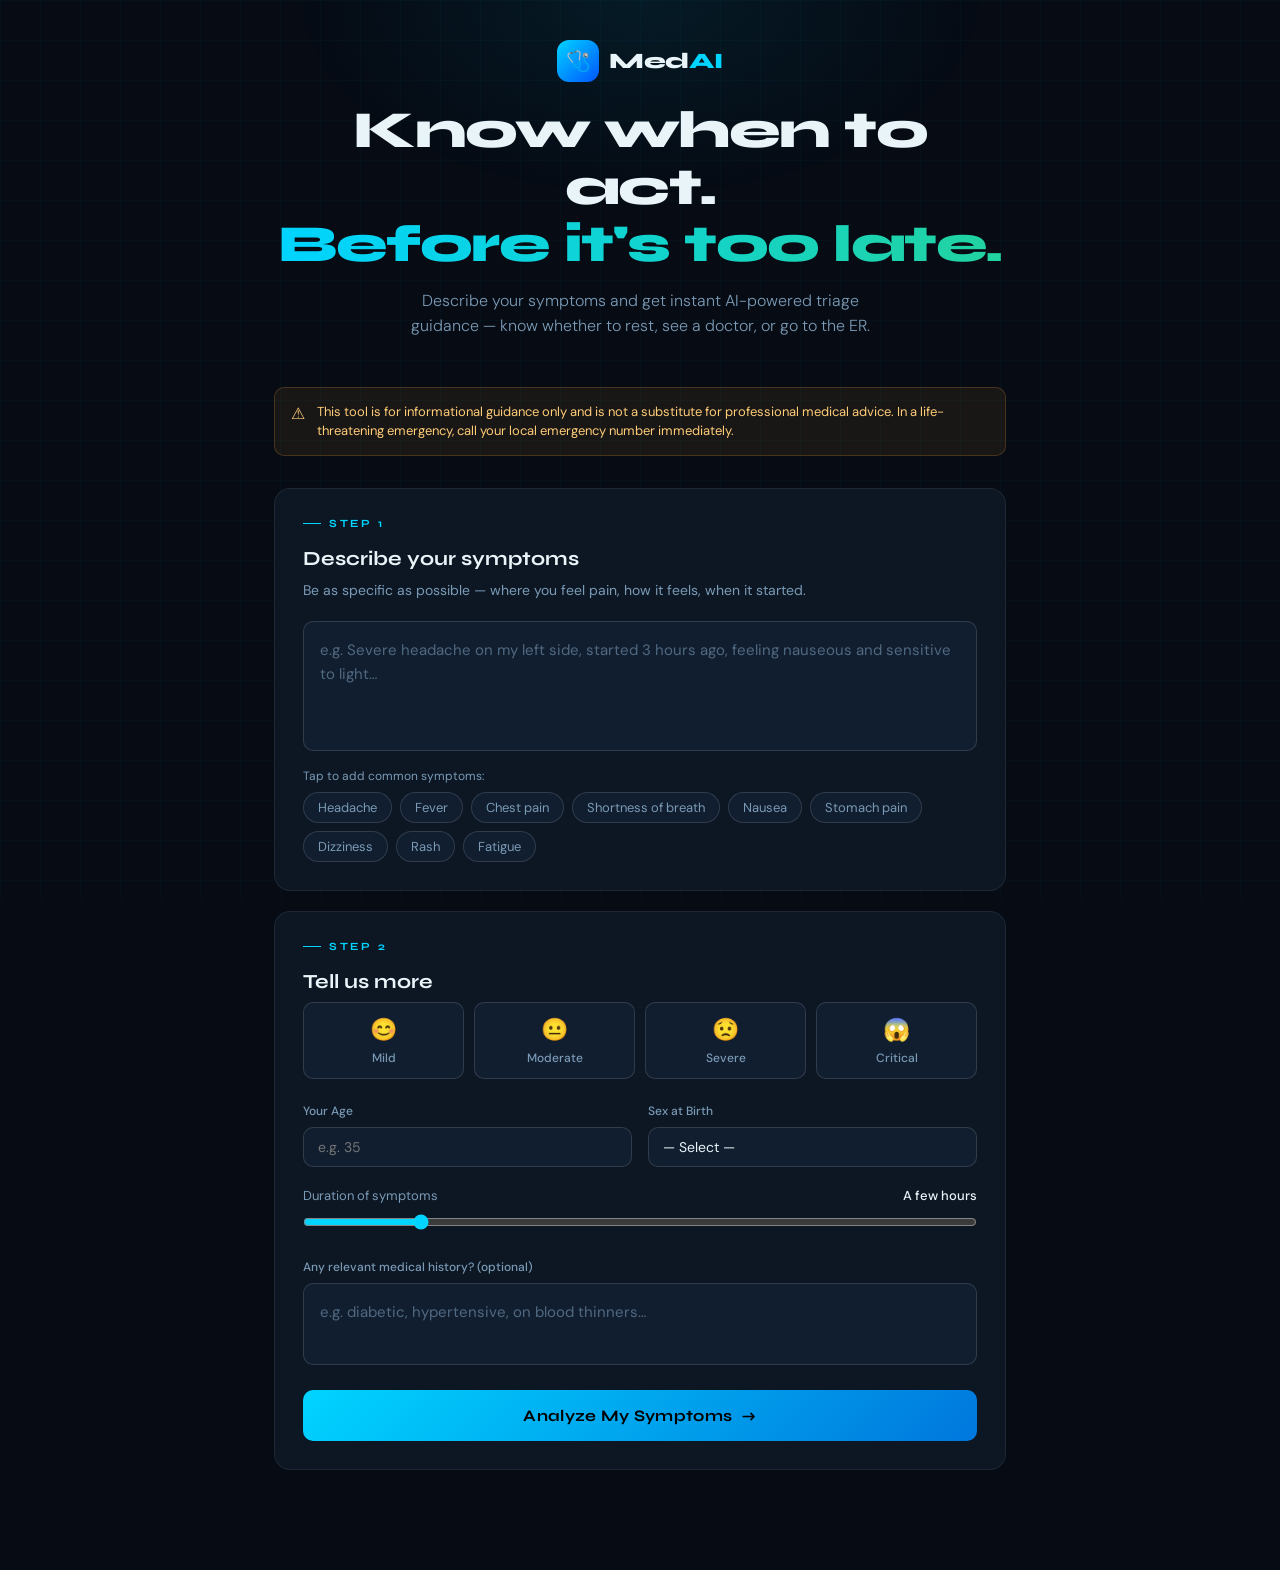
<file: MNG/Med AI.html>
<!DOCTYPE html>
<html lang="en">
<head>
  <meta charset="UTF-8" />
  <meta name="viewport" content="width=device-width, initial-scale=1.0" />
  <title>MedAI Triage</title>
  <link
    href="https://fonts.googleapis.com/css2?family=Syne:wght@400;500;600;700;800&family=DM+Sans:wght@300;400;500&display=swap"
    rel="stylesheet"/>

  <style>
    *, *::before, *::after {
      box-sizing: border-box;
      margin: 0;
      padding: 0;
    }

    :root {
      --bg:        #060b14;
      --surface:   #0d1724;
      --surface2:  #111e30;
      --border:    rgba(255, 255, 255, 0.07);
      --border2:   rgba(255, 255, 255, 0.13);
      --accent:    #00d4ff;
      --text:      #e8f4f8;
      --muted:     #7a9ab5;
      --danger:    #ff4d6d;
      --warning:   #ffaa33;
      --safe:      #22d3a0;
      --radius:    16px;
      --radius-sm: 10px;
    }

    body {
      font-family: 'DM Sans', sans-serif;
      background: var(--bg);
      color: var(--text);
      min-height: 100vh;
      overflow-x: hidden;
    }

    body::before {
      content: '';
      position: fixed;
      inset: 0;
      background-image:
        linear-gradient(rgba(0, 212, 255, 0.03) 1px, transparent 1px),
        linear-gradient(90deg, rgba(0, 212, 255, 0.03) 1px, transparent 1px);
      background-size: 40px 40px;
      pointer-events: none;
      z-index: 0;
    }

    body::after {
      content: '';
      position: fixed;
      top: -200px;
      left: 50%;
      transform: translateX(-50%);
      width: 700px;
      height: 400px;
      background: radial-gradient(ellipse at center, rgba(0, 212, 255, 0.08) 0%, transparent 70%);
      pointer-events: none;
      z-index: 0;
    }

    .app {
      position: relative;
      z-index: 1;
      max-width: 780px;
      margin: 0 auto;
      padding: 40px 24px 80px;
    }

    .header {
      text-align: center;
      margin-bottom: 48px;
    }

    .logo-mark {
      display: inline-flex;
      align-items: center;
      gap: 10px;
      margin-bottom: 20px;
    }

    .logo-icon {
      width: 42px;
      height: 42px;
      border-radius: 12px;
      background: linear-gradient(135deg, #00d4ff, #0055ff);
      display: flex;
      align-items: center;
      justify-content: center;
      font-size: 20px;
    }

    .logo-text {
      font-family: 'Syne', sans-serif;
      font-size: 22px;
      font-weight: 800;
      letter-spacing: -0.5px;
    }

    .logo-text span { color: var(--accent); }

    h1 {
      font-family: 'Syne', sans-serif;
      font-size: clamp(32px, 6vw, 52px);
      font-weight: 800;
      line-height: 1.1;
      letter-spacing: -1.5px;
      margin-bottom: 14px;
    }

    h1 em {
      font-style: normal;
      background: linear-gradient(90deg, #00d4ff, #22d3a0);
      -webkit-background-clip: text;
      -webkit-text-fill-color: transparent;
      background-clip: text;
    }

    .subtitle {
      font-size: 16px;
      color: var(--muted);
      font-weight: 300;
      line-height: 1.6;
      max-width: 480px;
      margin: 0 auto;
    }

    .disclaimer {
      display: flex;
      gap: 12px;
      align-items: flex-start;
      background: rgba(255, 170, 51, 0.08);
      border: 1px solid rgba(255, 170, 51, 0.2);
      border-radius: var(--radius-sm);
      padding: 14px 16px;
      margin-bottom: 32px;
      font-size: 13px;
      color: #ffcc77;
      line-height: 1.5;
    }

    .card {
      background: var(--surface);
      border: 1px solid var(--border);
      border-radius: var(--radius);
      padding: 28px;
      margin-bottom: 20px;
      transition: border-color 0.2s;
    }

    .card:hover { border-color: var(--border2); }

    .section-label {
      font-family: 'Syne', sans-serif;
      font-size: 11px;
      font-weight: 700;
      letter-spacing: 2.5px;
      text-transform: uppercase;
      color: var(--accent);
      margin-bottom: 16px;
      display: flex;
      align-items: center;
      gap: 8px;
    }

    .section-label::before {
      content: '';
      display: block;
      width: 18px;
      height: 1px;
      background: var(--accent);
    }

    .card h2 {
      font-family: 'Syne', sans-serif;
      font-size: 20px;
      font-weight: 700;
      margin-bottom: 8px;
    }

    .card > p {
      font-size: 14px;
      color: var(--muted);
      margin-bottom: 20px;
      line-height: 1.6;
    }

    textarea {
      width: 100%;
      background: var(--surface2);
      border: 1px solid var(--border2);
      border-radius: var(--radius-sm);
      color: var(--text);
      font-family: 'DM Sans', sans-serif;
      font-size: 15px;
      padding: 16px;
      resize: none;
      outline: none;
      line-height: 1.6;
      transition: border-color 0.2s, box-shadow 0.2s;
      min-height: 110px;
    }

    textarea::placeholder { color: var(--muted); opacity: 0.6; }

    textarea:focus {
      border-color: var(--accent);
      box-shadow: 0 0 0 3px rgba(0, 212, 255, 0.08);
    }

    .quick-label {
      font-size: 12px;
      color: var(--muted);
      margin-top: 12px;
      margin-bottom: 8px;
    }

    .chips { display: flex; flex-wrap: wrap; gap: 8px; }

    .chip {
      background: var(--surface2);
      border: 1px solid var(--border2);
      border-radius: 50px;
      padding: 6px 14px;
      font-size: 13px;
      color: var(--muted);
      cursor: pointer;
      transition: all 0.15s;
      user-select: none;
    }

    .chip:hover {
      border-color: var(--accent);
      color: var(--accent);
      background: rgba(0, 212, 255, 0.06);
    }

    .info-row {
      display: grid;
      grid-template-columns: 1fr 1fr;
      gap: 16px;
      margin-bottom: 20px;
    }

    @media (max-width: 520px) {
      .info-row { grid-template-columns: 1fr; }
    }

    .info-group label {
      display: block;
      font-size: 12px;
      color: var(--muted);
      margin-bottom: 8px;
      font-weight: 500;
    }

    select, input[type="number"] {
      width: 100%;
      background: var(--surface2);
      border: 1px solid var(--border2);
      border-radius: var(--radius-sm);
      color: var(--text);
      font-family: 'DM Sans', sans-serif;
      font-size: 14px;
      padding: 10px 14px;
      outline: none;
      appearance: none;
      transition: border-color 0.2s;
    }

    select:focus, input[type="number"]:focus {
      border-color: var(--accent);
    }

    select option { background: #0d1724; }

    .duration-row { margin-bottom: 24px; }

    .duration-row label {
      display: flex;
      justify-content: space-between;
      font-size: 13px;
      color: var(--muted);
      margin-bottom: 10px;
    }

    .duration-row label span {
      color: var(--text);
      font-weight: 500;
    }

    input[type="range"] {
      width: 100%;
      accent-color: var(--accent);
      cursor: pointer;
    }

    .severity-grid {
      display: grid;
      grid-template-columns: repeat(4, 1fr);
      gap: 10px;
      margin-bottom: 24px;
    }

    @media (max-width: 480px) {
      .severity-grid { grid-template-columns: repeat(2, 1fr); }
    }

    .sev-btn {
      background: var(--surface2);
      border: 1px solid var(--border2);
      border-radius: var(--radius-sm);
      padding: 12px 8px;
      text-align: center;
      cursor: pointer;
      transition: all 0.15s;
      display: flex;
      flex-direction: column;
      gap: 6px;
      align-items: center;
      user-select: none;
    }

    .sev-btn .sev-icon  { font-size: 22px; }
    .sev-btn .sev-label { font-size: 12px; color: var(--muted); font-weight: 500; }

    .sev-btn.active-1 { border-color: var(--safe);    background: rgba(34, 211, 160, 0.08); }
    .sev-btn.active-1 .sev-label { color: var(--safe); }

    .sev-btn.active-2 { border-color: #88dd44; background: rgba(136, 221, 68, 0.08); }
    .sev-btn.active-2 .sev-label { color: #88dd44; }

    .sev-btn.active-3 { border-color: var(--warning); background: rgba(255, 170, 51, 0.08); }
    .sev-btn.active-3 .sev-label { color: var(--warning); }

    .sev-btn.active-4 { border-color: var(--danger);  background: rgba(255, 77, 109, 0.08); }
    .sev-btn.active-4 .sev-label { color: var(--danger); }

    .analyze-btn {
      width: 100%;
      background: linear-gradient(135deg, #00d4ff, #0077dd);
      border: none;
      border-radius: var(--radius-sm);
      color: #000;
      font-family: 'Syne', sans-serif;
      font-size: 16px;
      font-weight: 700;
      padding: 16px;
      cursor: pointer;
      letter-spacing: 0.3px;
      transition: all 0.2s;
      display: flex;
      align-items: center;
      justify-content: center;
      gap: 10px;
    }

    .analyze-btn:hover:not(:disabled) {
      transform: translateY(-2px);
      box-shadow: 0 8px 24px rgba(0, 212, 255, 0.25);
    }

    .analyze-btn:disabled {
      opacity: 0.5;
      cursor: not-allowed;
      transform: none;
    }

    .loading-section {
      display: none;
      text-align: center;
      padding: 48px 24px;
    }

    .pulse-ring {
      width: 72px;
      height: 72px;
      border-radius: 50%;
      border: 2px solid var(--accent);
      margin: 0 auto 24px;
      display: flex;
      align-items: center;
      justify-content: center;
      position: relative;
      animation: pulse-scale 1.5s ease-in-out infinite;
    }

    .pulse-ring::before {
      content: '';
      position: absolute;
      inset: -8px;
      border-radius: 50%;
      border: 1px solid rgba(0, 212, 255, 0.3);
      animation: pulse-expand 1.5s ease-in-out infinite;
    }

    .pulse-ring::after {
      content: '';
      position: absolute;
      inset: -16px;
      border-radius: 50%;
      border: 1px solid rgba(0, 212, 255, 0.12);
      animation: pulse-expand 1.5s ease-in-out infinite 0.3s;
    }

    .pulse-inner { font-size: 28px; }

    @keyframes pulse-scale {
      0%, 100% { transform: scale(1); }
      50%       { transform: scale(1.05); }
    }

    @keyframes pulse-expand {
      0%   { opacity: 1; transform: scale(1); }
      100% { opacity: 0; transform: scale(1.5); }
    }

    .loading-text {
      font-family: 'Syne', sans-serif;
      font-size: 18px;
      font-weight: 700;
      margin-bottom: 8px;
    }

    .loading-sub { font-size: 14px; color: var(--muted); }

    .result-section { display: none; }

    .triage-banner {
      border-radius: var(--radius);
      padding: 24px 28px;
      margin-bottom: 20px;
      display: flex;
      align-items: flex-start;
      gap: 20px;
    }

    .triage-banner.home {
      background: rgba(34, 211, 160, 0.1);
      border: 1px solid rgba(34, 211, 160, 0.3);
    }

    .triage-banner.soon {
      background: rgba(255, 170, 51, 0.1);
      border: 1px solid rgba(255, 170, 51, 0.3);
    }

    .triage-banner.emergency {
      background: rgba(255, 77, 109, 0.1);
      border: 1px solid rgba(255, 77, 109, 0.3);
      animation: danger-pulse 2s ease-in-out infinite;
    }

    @keyframes danger-pulse {
      0%, 100% { border-color: rgba(255, 77, 109, 0.3); }
      50%       { border-color: rgba(255, 77, 109, 0.7); }
    }

    .triage-icon  { font-size: 40px; flex-shrink: 0; }

    .triage-label {
      font-size: 11px;
      font-weight: 700;
      letter-spacing: 2px;
      text-transform: uppercase;
      margin-bottom: 4px;
      opacity: 0.7;
    }

    .triage-title {
      font-family: 'Syne', sans-serif;
      font-size: 22px;
      font-weight: 800;
    }

    .triage-banner.home      .triage-title { color: var(--safe); }
    .triage-banner.soon      .triage-title { color: var(--warning); }
    .triage-banner.emergency .triage-title { color: var(--danger); }

    .result-grid {
      display: grid;
      grid-template-columns: 1fr 1fr;
      gap: 16px;
      margin-bottom: 20px;
    }

    @media (max-width: 560px) {
      .result-grid { grid-template-columns: 1fr; }
    }

    .result-card {
      background: var(--surface);
      border: 1px solid var(--border);
      border-radius: var(--radius);
      padding: 20px;
    }

    .result-card h3 {
      font-family: 'Syne', sans-serif;
      font-size: 13px;
      font-weight: 700;
      letter-spacing: 1.5px;
      text-transform: uppercase;
      color: var(--accent);
      margin-bottom: 14px;
    }

    .result-card ul {
      list-style: none;
      display: flex;
      flex-direction: column;
      gap: 8px;
    }

    .result-card ul li {
      font-size: 14px;
      color: var(--muted);
      padding-left: 16px;
      position: relative;
      line-height: 1.5;
    }

    .result-card ul li::before {
      content: '›';
      position: absolute;
      left: 0;
      color: var(--accent);
      font-weight: 700;
    }

    .full-card { grid-column: 1 / -1; }

    .action-card {
      background: var(--surface);
      border: 1px solid var(--border);
      border-radius: var(--radius);
      padding: 24px 28px;
      margin-bottom: 20px;
    }

    .action-card h3 {
      font-family: 'Syne', sans-serif;
      font-size: 14px;
      font-weight: 700;
      letter-spacing: 1.5px;
      text-transform: uppercase;
      color: var(--accent);
      margin-bottom: 16px;
    }

    .action-steps { display: flex; flex-direction: column; gap: 12px; }

    .action-step {
      display: flex;
      gap: 14px;
      align-items: flex-start;
    }

    .step-num {
      width: 28px;
      height: 28px;
      border-radius: 50%;
      background: rgba(0, 212, 255, 0.12);
      border: 1px solid rgba(0, 212, 255, 0.25);
      display: flex;
      align-items: center;
      justify-content: center;
      font-size: 12px;
      font-weight: 700;
      color: var(--accent);
      flex-shrink: 0;
    }

    .step-text { font-size: 14px; color: var(--muted); line-height: 1.6; }

    .redflags {
      background: rgba(255, 77, 109, 0.06);
      border: 1px solid rgba(255, 77, 109, 0.2);
      border-radius: var(--radius);
      padding: 20px 24px;
      margin-bottom: 20px;
    }

    .redflags h3 {
      font-family: 'Syne', sans-serif;
      font-size: 13px;
      font-weight: 700;
      letter-spacing: 1.5px;
      text-transform: uppercase;
      color: var(--danger);
      margin-bottom: 12px;
    }

    .redflags ul { list-style: none; display: flex; flex-direction: column; gap: 8px; }

    .redflags ul li {
      font-size: 14px;
      color: #ff8899;
      padding-left: 20px;
      position: relative;
      line-height: 1.5;
    }

    .redflags ul li::before {
      content: '!';
      position: absolute;
      left: 0;
      width: 16px;
      height: 16px;
      background: rgba(255, 77, 109, 0.2);
      border-radius: 50%;
      display: inline-flex;
      align-items: center;
      justify-content: center;
      font-size: 10px;
      font-weight: 700;
      color: var(--danger);
      top: 1px;
    }

    .confidence-bar {
      height: 4px;
      background: var(--surface2);
      border-radius: 2px;
      margin-top: 10px;
      overflow: hidden;
    }

    .confidence-fill {
      height: 100%;
      border-radius: 2px;
      background: linear-gradient(90deg, var(--accent), var(--safe));
      transition: width 1s ease;
    }

    .reset-btn {
      display: block;
      width: 100%;
      background: transparent;
      border: 1px solid var(--border2);
      border-radius: var(--radius-sm);
      color: var(--muted);
      font-family: 'DM Sans', sans-serif;
      font-size: 14px;
      padding: 13px;
      cursor: pointer;
      transition: all 0.15s;
      margin-top: 8px;
    }

    .reset-btn:hover { border-color: var(--accent); color: var(--accent); }

    .error-box {
      background: rgba(255, 77, 109, 0.08);
      border: 1px solid rgba(255, 77, 109, 0.3);
      border-radius: var(--radius-sm);
      padding: 14px 18px;
      font-size: 14px;
      color: #ff8899;
      display: none;
      margin-top: 12px;
      line-height: 1.6;
    }

    .spinner {
      display: inline-block;
      width: 16px;
      height: 16px;
      border: 2px solid rgba(0, 0, 0, 0.3);
      border-top-color: #000;
      border-radius: 50%;
      animation: spin 0.7s linear infinite;
      vertical-align: middle;
    }

    @keyframes spin { to { transform: rotate(360deg); } }

    .fade-in { animation: fadeIn 0.4s ease; }

    @keyframes fadeIn {
      from { opacity: 0; transform: translateY(12px); }
      to   { opacity: 1; transform: none; }
    }

  </style>
</head>
<body>

  <div class="app">

    <div class="header">
      <div class="logo-mark">
        <div class="logo-icon">🩺</div>
        <div class="logo-text">Med<span>AI</span></div>
      </div>
      <h1>Know when to act.<br><em>Before it's too late.</em></h1>
      <p class="subtitle">
        Describe your symptoms and get instant AI-powered triage guidance —
        know whether to rest, see a doctor, or go to the ER.
      </p>
    </div>

    <div class="disclaimer">
      <span style="font-size: 16px; flex-shrink: 0;">⚠</span>
      <span>
        This tool is for informational guidance only and is not a substitute for
        professional medical advice. In a life-threatening emergency, call your
        local emergency number immediately.
      </span>
    </div>

    <div id="inputSection">

      <div class="card">
        <div class="section-label">Step 1</div>
        <h2>Describe your symptoms</h2>
        <p>Be as specific as possible — where you feel pain, how it feels, when it started.</p>

        <textarea
          id="symptomsInput"
          placeholder="e.g. Severe headache on my left side, started 3 hours ago, feeling nauseous and sensitive to light…"
          rows="4"
        ></textarea>

        <div class="quick-label">Tap to add common symptoms:</div>
        <div class="chips">
          <div class="chip" onclick="addChip('Headache')">Headache</div>
          <div class="chip" onclick="addChip('Fever')">Fever</div>
          <div class="chip" onclick="addChip('Chest pain')">Chest pain</div>
          <div class="chip" onclick="addChip('Shortness of breath')">Shortness of breath</div>
          <div class="chip" onclick="addChip('Nausea and vomiting')">Nausea</div>
          <div class="chip" onclick="addChip('Stomach pain')">Stomach pain</div>
          <div class="chip" onclick="addChip('Dizziness')">Dizziness</div>
          <div class="chip" onclick="addChip('Rash')">Rash</div>
          <div class="chip" onclick="addChip('Fatigue')">Fatigue</div>
        </div>
      </div>

      <div class="card">
        <div class="section-label">Step 2</div>
        <h2>Tell us more</h2>

        <div class="severity-grid">
          <div class="sev-btn" onclick="selectSeverity(1)" data-sev="1">
            <span class="sev-icon">😊</span>
            <span class="sev-label">Mild</span>
          </div>
          <div class="sev-btn" onclick="selectSeverity(2)" data-sev="2">
            <span class="sev-icon">😐</span>
            <span class="sev-label">Moderate</span>
          </div>
          <div class="sev-btn" onclick="selectSeverity(3)" data-sev="3">
            <span class="sev-icon">😟</span>
            <span class="sev-label">Severe</span>
          </div>
          <div class="sev-btn" onclick="selectSeverity(4)" data-sev="4">
            <span class="sev-icon">😱</span>
            <span class="sev-label">Critical</span>
          </div>
        </div>

        <div class="info-row">
          <div class="info-group">
            <label>Your Age</label>
            <input type="number" id="ageInput" placeholder="e.g. 35" min="0" max="120" />
          </div>
          <div class="info-group">
            <label>Sex at Birth</label>
            <select id="sexInput">
              <option value="">— Select —</option>
              <option>Male</option>
              <option>Female</option>
              <option>Prefer not to say</option>
            </select>
          </div>
        </div>

        <div class="duration-row">
          <label>
            Duration of symptoms
            <span id="durationLabel">A few hours</span>
          </label>
          <input
            type="range"
            id="durationSlider"
            min="0" max="6" value="1" step="1"
            oninput="updateDuration(this.value)"
          />
        </div>

        <div class="info-group" style="margin-bottom: 20px;">
          <label>Any relevant medical history? (optional)</label>
          <textarea
            id="historyInput"
            placeholder="e.g. diabetic, hypertensive, on blood thinners…"
            style="min-height: 70px;"
          ></textarea>
        </div>

        <button class="analyze-btn" id="analyzeBtn" onclick="analyze()">
          <span id="btnText">Analyze My Symptoms</span>
          <span id="btnIcon">→</span>
        </button>

        <div class="error-box" id="errorBox"></div>
      </div>

    </div>

    <div class="loading-section" id="loadingSection">
      <div class="pulse-ring">
        <div class="pulse-inner">🧠</div>
      </div>
      <div class="loading-text">Analyzing your symptoms…</div>
      <div class="loading-sub">Consulting medical knowledge base</div>
    </div>

    <div class="result-section" id="resultSection"></div>

  </div>

  <script>

    const durations = [
      'Just started (minutes)',
      'A few hours',
      'About a day',
      '2–3 days',
      'About a week',
      '1–2 weeks',
      'More than 2 weeks'
    ];

    let selectedSeverity = 0;

    function updateDuration(v) {
      document.getElementById('durationLabel').textContent = durations[parseInt(v)];
    }

    function addChip(text) {
      const ta = document.getElementById('symptomsInput');
      ta.value = ta.value.trim()
        ? ta.value.trim() + ', ' + text.toLowerCase()
        : text;
      ta.focus();
    }

    function selectSeverity(n) {
      selectedSeverity = n;
      document.querySelectorAll('.sev-btn').forEach(b => {
        b.className = 'sev-btn';
        if (parseInt(b.dataset.sev) === n) b.classList.add('active-' + n);
      });
    }

    function setLoading(on) {
      document.getElementById('btnText').textContent = on ? 'Analyzing…' : 'Analyze My Symptoms';
      document.getElementById('btnIcon').innerHTML  = on ? '<span class="spinner"></span>' : '→';
      document.getElementById('analyzeBtn').disabled = on;
    }

    async function analyze() {
      const symptoms = document.getElementById('symptomsInput').value.trim();
      const age      = document.getElementById('ageInput').value;
      const sex      = document.getElementById('sexInput').value;
      const duration = durations[parseInt(document.getElementById('durationSlider').value)];
      const history  = document.getElementById('historyInput').value.trim();
      const errorBox = document.getElementById('errorBox');

      errorBox.style.display = 'none';

      if (!symptoms) {
        errorBox.textContent = 'Please describe your symptoms before analyzing.';
        errorBox.style.display = 'block';
        return;
      }
      if (!selectedSeverity) {
        errorBox.textContent = 'Please select how severe your symptoms feel.';
        errorBox.style.display = 'block';
        return;
      }

      const sevMap = { 1: 'Mild', 2: 'Moderate', 3: 'Severe', 4: 'Critical' };

      setLoading(true);
      document.getElementById('inputSection').style.display   = 'none';
      document.getElementById('loadingSection').style.display = 'block';

      const prompt = `You are a medical triage assistant. Analyze the patient's symptoms and provide structured triage guidance.

Patient:
- Age: ${age || 'Not provided'}
- Sex: ${sex || 'Not provided'}
- Symptoms: ${symptoms}
- Severity (self-rated): ${sevMap[selectedSeverity]}
- Duration: ${duration}
- Medical history: ${history || 'None'}

Reply ONLY with a raw JSON object — no markdown, no backticks, no extra text whatsoever. Structure:
{
  "triage_level": "home" | "doctor_soon" | "emergency",
  "triage_title": "short action phrase",
  "summary": "2-3 sentence assessment",
  "possible_conditions": ["condition 1", "condition 2", "condition 3"],
  "immediate_actions": ["step 1", "step 2", "step 3", "step 4"],
  "red_flags": ["warning sign 1", "warning sign 2", "warning sign 3"],
  "home_remedies": ["remedy 1", "remedy 2", "remedy 3"],
  "confidence": 75,
  "when_to_escalate": "specific escalation guidance"
}

triage_level must be exactly one of: "home", "doctor_soon", or "emergency".`;

      try {

        const response = await window.claude.complete({
          messages: [{ role: 'user', content: prompt }],
          model: 'claude-sonnet-4-20250514',
          max_tokens: 1000
        });

        const raw = typeof response === 'string'
          ? response
          : (response.content?.[0]?.text || JSON.stringify(response));

        const match = raw.match(/\{[\s\S]*\}/);
        if (!match) throw new Error('Could not parse AI response. Please try again.');
        const result = JSON.parse(match[0]);

        document.getElementById('loadingSection').style.display = 'none';
        renderResult(result);

      } catch (err) {
        document.getElementById('loadingSection').style.display = 'none';
        document.getElementById('inputSection').style.display   = 'block';
        setLoading(false);
        errorBox.textContent = 'Analysis failed: ' + (err.message || 'Unknown error. Please try again.');
        errorBox.style.display = 'block';
      }
    }

    function renderResult(r) {
      const cfgs = {
        home:      { cls: 'home',      icon: '🏠', label: 'Triage Result' },
        doctor_soon: { cls: 'soon',    icon: '🏥', label: 'Triage Result' },
        emergency: { cls: 'emergency', icon: '🚨', label: 'Emergency Alert' }
      };
      const cfg = cfgs[r.triage_level] || cfgs.doctor_soon;

      const conditions = (r.possible_conditions || []).map(c => `<li>${c}</li>`).join('');
      const remedies   = (r.home_remedies       || []).map(c => `<li>${c}</li>`).join('');
      const actions    = (r.immediate_actions   || []).map((a, i) => `
        <div class="action-step">
          <div class="step-num">${i + 1}</div>
          <div class="step-text">${a}</div>
        </div>`).join('');
      const flags = (r.red_flags || []).map(f => `<li>${f}</li>`).join('');

      document.getElementById('resultSection').innerHTML = `

        <div class="triage-banner ${cfg.cls} fade-in">
          <div class="triage-icon">${cfg.icon}</div>
          <div>
            <div class="triage-label">${cfg.label}</div>
            <div class="triage-title">${r.triage_title || 'Assessment Complete'}</div>
            <div style="font-size:13px; margin-top:6px; opacity:0.75; line-height:1.5;">
              ${r.summary || ''}
            </div>
          </div>
        </div>

        <div class="result-grid fade-in">
          <div class="result-card">
            <h3>Possible Conditions</h3>
            <ul>${conditions}</ul>
          </div>
          <div class="result-card">
            <h3>Home Care</h3>
            <ul>${remedies}</ul>
          </div>
          <div class="result-card full-card">
            <h3>Confidence Assessment</h3>
            <div style="display:flex; justify-content:space-between; font-size:13px; color:var(--muted); margin-bottom:4px;">
              <span>AI confidence in this assessment</span>
              <span style="color:var(--text); font-weight:500;">${r.confidence || 70}%</span>
            </div>
            <div class="confidence-bar">
              <div class="confidence-fill" style="width:0%" id="confFill"></div>
            </div>
            <p style="font-size:13px; color:var(--muted); margin-top:12px; line-height:1.5;">
              ${r.when_to_escalate || ''}
            </p>
          </div>
        </div>

        <div class="action-card fade-in">
          <h3>Immediate Action Steps</h3>
          <div class="action-steps">${actions}</div>
        </div>

        <div class="redflags fade-in">
          <h3>🚩 Red Flags — Seek Emergency Care If:</h3>
          <ul>${flags}</ul>
        </div>

        <button class="reset-btn" onclick="resetApp()">← Analyze different symptoms</button>
      `;

      document.getElementById('resultSection').style.display = 'block';

      setTimeout(() => {
        const fill = document.getElementById('confFill');
        if (fill) fill.style.width = (r.confidence || 70) + '%';
      }, 200);
    }

    function resetApp() {
      const rs = document.getElementById('resultSection');
      rs.style.display = 'none';
      rs.innerHTML     = '';

      document.getElementById('inputSection').style.display   = 'block';
      document.getElementById('symptomsInput').value          = '';
      document.getElementById('ageInput').value               = '';
      document.getElementById('sexInput').value               = '';
      document.getElementById('durationSlider').value         = 1;
      document.getElementById('durationLabel').textContent    = 'A few hours';
      document.getElementById('historyInput').value           = '';
      document.getElementById('errorBox').style.display       = 'none';

      selectedSeverity = 0;
      document.querySelectorAll('.sev-btn').forEach(b => b.className = 'sev-btn');

      setLoading(false);
      window.scrollTo({ top: 0, behavior: 'smooth' });
    }

  </script>

</body>

</html>
</file>
<file: style.css>
html {
    scroll-behavior: smooth;
}

@keyframes fadeIn {
    from {
        opacity: 0;
        transform: translateY(30px);
    }
    to {
        opacity: 1;
        transform: translateY(0);
    }
}

@keyframes pulse {
    0%, 100% { opacity: 0.5; }
    50% { opacity: 1; }
}

body {
    background-color: #080c14;
    color: white;
    font-family: Arial, sans-serif;
    margin: 0;
    padding: 0;
}

header {
    background-color: #0e1422;
    padding: 1rem;
}

nav {
    display: flex;
    justify-content: space-between;
    align-items: center;
}

nav ul {
    list-style: none;
    display: flex;
}

nav li {
    margin-left: 1rem;
}

a {
    color: #00aaff; /* blue */
    text-decoration: none;
    transition: color 0.3s ease;
}

a:hover {
    color: #ff6600;
}

.hero {
    text-align: center;
    padding: 5rem 2rem;
    background: linear-gradient(135deg, #080c14 0%, #0e1422 100%);
    position: relative;
    overflow: hidden;
}

.hero::before {
    content: '';
    position: absolute;
    top: 0;
    left: 0;
    right: 0;
    bottom: 0;
    background: radial-gradient(circle at 50% 50%, rgba(255,102,0,0.1) 0%, transparent 50%);
    animation: pulse 4s ease-in-out infinite;
}

.hero h2, .hero p, .hero button {
    position: relative;
    z-index: 1;
}

.hero h2 {
    font-size: 3rem;
    text-shadow: 2px 2px 4px rgba(0,0,0,0.7);
}

.hero p {
    font-size: 1.5rem;
}

button {
    background-color: #ff6600; /* orange */
    color: white;
    border: none;
    padding: 1rem 2rem;
    font-size: 1rem;
    cursor: pointer;
    border-radius: 5px;
    transition: transform 0.3s ease, box-shadow 0.3s ease;
}

button:hover {
    transform: scale(1.05);
    box-shadow: 0 0 15px #ff6600;
}

.fade-in {
    opacity: 0;
    transform: translateY(30px);
    transition: opacity 0.8s ease, transform 0.8s ease;
}

.fade-in.animate {
    opacity: 1;
    transform: translateY(0);
}

section {
    padding: 2rem;
    background-color: #0e1422;
    margin: 1rem 0;
}

h2 {
    text-shadow: 1px 1px 3px rgba(0,0,0,0.7);
}

.service {
    background-color: #1a1f2e; /* darker */
    padding: 1rem;
    margin: 1rem 0;
    border-radius: 5px;
    transition: transform 0.3s ease, box-shadow 0.3s ease;
}

.service:hover {
    transform: translateY(-10px);
    box-shadow: 0 10px 20px rgba(0,0,0,0.5);
}

footer {
    text-align: center;
    padding: 1rem;
    background-color: #0e1422;
}

form {
    display: flex;
    flex-direction: column;
    max-width: 400px;
    margin: 0 auto;
}

input, textarea {
    margin: 0.5rem 0;
    padding: 0.5rem;
    background-color: #1a1f2e;
    color: white;
    border: 1px solid #00aaff;
    border-radius: 3px;
    transition: border-color 0.3s ease;
}

input:focus, textarea:focus {
    border-color: #ff6600;
    outline: none;
}

textarea {
    height: 100px;
}
</file>
